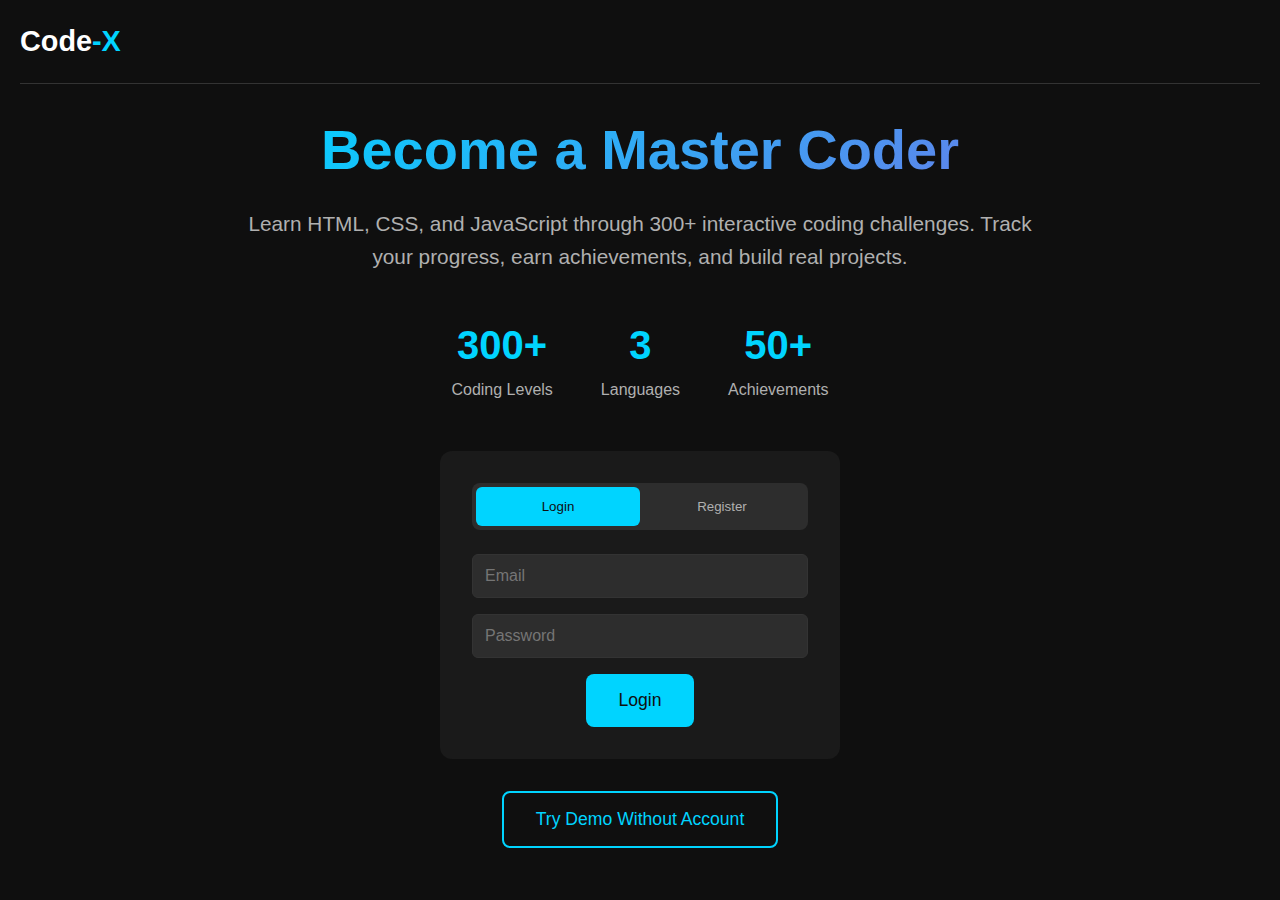
<file: index.html>
<!DOCTYPE html>
<html lang="en">
<head>
    <meta charset="UTF-8">
    <meta name="viewport" content="width=device-width, initial-scale=1.0">
    <title>Code-X - Learn to Code</title>
    <link rel="stylesheet" href="style.css">
</head>
<body>
    <div class="container">
        <nav class="navbar">
            <div class="nav-brand">
                <h1>Code<span class="accent">-X</span></h1>
            </div>
        </nav>

        <main class="landing-main">
            <div class="hero-section">
                <div class="hero-content">
                    <h1 class="hero-title">Become a <span class="accent">Master Coder</span></h1>
                    <p class="hero-subtitle">Learn HTML, CSS, and JavaScript through 300+ interactive coding challenges. Track your progress, earn achievements, and build real projects.</p>
                    
                    <div class="hero-stats">
                        <div class="stat">
                            <h3>300+</h3>
                            <p>Coding Levels</p>
                        </div>
                        <div class="stat">
                            <h3>3</h3>
                            <p>Languages</p>
                        </div>
                        <div class="stat">
                            <h3>50+</h3>
                            <p>Achievements</p>
                        </div>
                    </div>

                    <div class="auth-section">
                        <div class="auth-tabs">
                            <button class="auth-tab active" data-tab="login">Login</button>
                            <button class="auth-tab" data-tab="register">Register</button>
                        </div>

                        <div class="auth-forms">
                            <form id="loginForm" class="auth-form active">
                                <div class="form-group">
                                    <input type="email" id="loginEmail" placeholder="Email" required>
                                </div>
                                <div class="form-group">
                                    <input type="password" id="loginPassword" placeholder="Password" required>
                                </div>
                                <button type="submit" class="btn btn-primary btn-large">Login</button>
                            </form>

                            <form id="registerForm" class="auth-form">
                                <div class="form-group">
                                    <input type="text" id="registerName" placeholder="Full Name" required>
                                </div>
                                <div class="form-group">
                                    <input type="email" id="registerEmail" placeholder="Email" required>
                                </div>
                                <div class="form-group">
                                    <input type="password" id="registerPassword" placeholder="Password" required>
                                </div>
                                <button type="submit" class="btn btn-primary btn-large">Create Account</button>
                            </form>
                        </div>
                    </div>

                    <button id="startDemo" class="btn btn-outline btn-large">Try Demo Without Account</button>
                </div>
            </div>
        </main>
    </div>

    <script src="progress.js"></script>
    <script>
        // Auth tabs functionality
        document.querySelectorAll('.auth-tab').forEach(tab => {
            tab.addEventListener('click', () => {
                document.querySelectorAll('.auth-tab').forEach(t => t.classList.remove('active'));
                document.querySelectorAll('.auth-form').forEach(f => f.classList.remove('active'));
                
                tab.classList.add('active');
                document.getElementById(tab.dataset.tab + 'Form').classList.add('active');
            });
        });

        // Form submissions
        document.getElementById('loginForm').addEventListener('submit', (e) => {
            e.preventDefault();
            const email = document.getElementById('loginEmail').value;
            const password = document.getElementById('loginPassword').value;
            
            if (email && password) {
                // Create or update user profile
                const userProfile = {
                    name: email.split('@')[0],
                    email: email,
                    joined: new Date().toISOString(),
                    lastLogin: new Date().toISOString()
                };
                
                localStorage.setItem('codex-user', JSON.stringify(userProfile));
                initializeUserProgress();
                window.location.href = 'Code-X.html';
            }
        });

        document.getElementById('registerForm').addEventListener('submit', (e) => {
            e.preventDefault();
            const name = document.getElementById('registerName').value;
            const email = document.getElementById('registerEmail').value;
            const password = document.getElementById('registerPassword').value;
            
            if (name && email && password) {
                // Create user profile
                const userProfile = {
                    name: name,
                    email: email,
                    joined: new Date().toISOString(),
                    lastLogin: new Date().toISOString()
                };
                
                localStorage.setItem('codex-user', JSON.stringify(userProfile));
                initializeUserProgress();
                window.location.href = 'Code-X.html';
            }
        });

        // Demo button - no registration required
        document.getElementById('startDemo').addEventListener('click', () => {
            const userProfile = {
                name: 'Demo User',
                email: 'demo@codex.com',
                joined: new Date().toISOString(),
                lastLogin: new Date().toISOString(),
                demo: true
            };
            
            localStorage.setItem('codex-user', JSON.stringify(userProfile));
            initializeUserProgress();
            window.location.href = 'Code-X.html';
        });

        // Initialize user progress if it doesn't exist
        function initializeUserProgress() {
            if (!localStorage.getItem('codex-progress')) {
                const defaultProgress = {
                    totalXP: 0,
                    level: 1,
                    currentStreak: 0,
                    lastCompleted: null,
                    totalTime: 0,
                    completedLevels: {
                        html: [],
                        css: [],
                        js: []
                    },
                    unlockedAchievements: [],
                    startedAt: new Date().toISOString()
                };
                localStorage.setItem('codex-progress', JSON.stringify(defaultProgress));
            }
        }

        // Check if user already exists and redirect to dashboard
        window.addEventListener('load', () => {
            const user = JSON.parse(localStorage.getItem('codex-user'));
            if (user) {
                window.location.href = 'Code-X.html';
            }
        });
    </script>
</body>
</html>
</file>
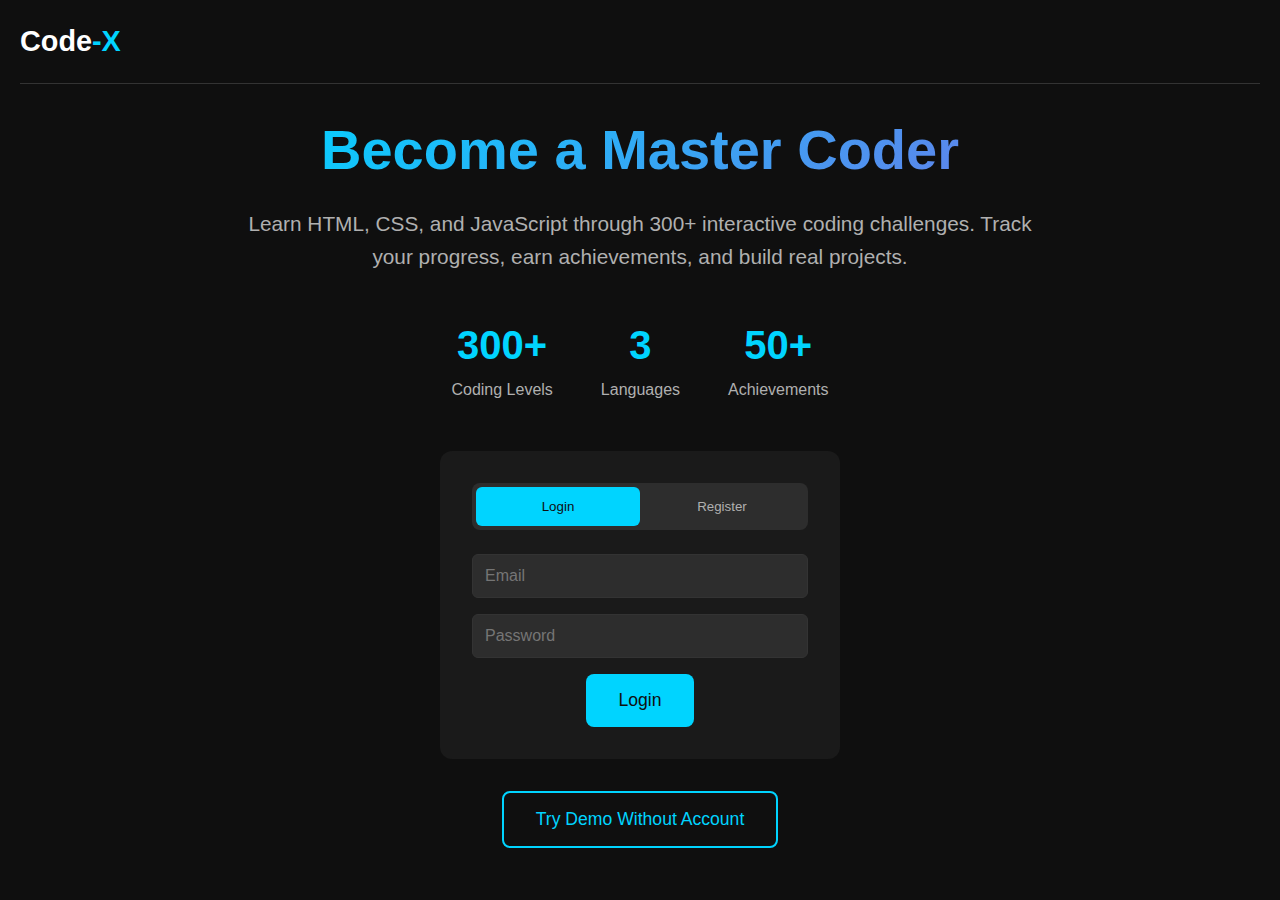
<file: Code-X.html>
<!DOCTYPE html>
<html lang="en">
<head>
    <meta charset="UTF-8">
    <meta name="viewport" content="width=device-width, initial-scale=1.0">
    <title>Dashboard - Code-X</title>
    <link rel="stylesheet" href="style.css">
</head>
<body>
    <div class="container">
        <nav class="navbar">
            <div class="nav-brand">
                <h1>Code<span class="accent">-X</span></h1>
            </div>
            <div class="nav-user">
                <span id="userName">User</span>
                <button id="logoutBtn" class="btn btn-outline btn-small">Logout</button>
            </div>
        </nav>

        <main class="dashboard-main">
            <!-- Welcome Section -->
            <section class="welcome-section">
                <h2>Welcome back, <span id="userGreeting">Coder</span>! 👋</h2>
                <p>Continue your coding journey or start a new language.</p>
            </section>

            <!-- XP Progress -->
            <section class="xp-section">
                <div class="xp-header">
                    <h2>Your Coding Journey</h2>
                    <div class="xp-display">
                        <span id="currentXP">0</span> XP
                    </div>
                </div>
                <div class="progress-bar">
                    <div class="progress-fill" id="xpProgress"></div>
                </div>
                <div class="level-info">
                    Level <span id="currentLevel">1</span> • <span id="xpToNext">100</span> XP to next level
                </div>
            </section>

            <!-- Language Modules -->
            <section class="modules-section">
                <h2>Learn & Practice</h2>
                <div class="modules-grid">
                    <div class="module-card html-module">
                        <div class="module-icon">📄</div>
                        <h3>HTML</h3>
                        <p>Structure the web with markup</p>
                        <div class="module-progress">
                            <div class="progress-bar small">
                                <div class="progress-fill" id="htmlProgress"></div>
                            </div>
                            <span id="htmlCompleted">0</span>/100
                        </div>
                        <button class="btn btn-primary" onclick="startModule('html')">Start Learning</button>
                    </div>

                    <div class="module-card css-module">
                        <div class="module-icon">🎨</div>
                        <h3>CSS</h3>
                        <p>Style and design beautiful websites</p>
                        <div class="module-progress">
                            <div class="progress-bar small">
                                <div class="progress-fill" id="cssProgress"></div>
                            </div>
                            <span id="cssCompleted">0</span>/100
                        </div>
                        <button class="btn btn-primary" onclick="startModule('css')">Start Learning</button>
                    </div>

                    <div class="module-card js-module">
                        <div class="module-icon">⚡</div>
                        <h3>JavaScript</h3>
                        <p>Add interactivity and logic</p>
                        <div class="module-progress">
                            <div class="progress-bar small">
                                <div class="progress-fill" id="jsProgress"></div>
                            </div>
                            <span id="jsCompleted">0</span>/100
                        </div>
                        <button class="btn btn-primary" onclick="startModule('js')">Start Learning</button>
                    </div>
                </div>
            </section>

            <!-- Quick Stats -->
            <section class="stats-section">
                <h2>Your Progress</h2>
                <div class="stats-grid">
                    <div class="stat-card">
                        <h3>Total Levels Completed</h3>
                        <div class="stat-number" id="totalCompleted">0</div>
                    </div>
                    <div class="stat-card">
                        <h3>Current Streak</h3>
                        <div class="stat-number" id="currentStreak">0 days</div>
                    </div>
                    <div class="stat-card">
                        <h3>Total Learning Time</h3>
                        <div class="stat-number" id="totalTime">0h 0m</div>
                    </div>
                    <div class="stat-card">
                        <h3>Account Created</h3>
                        <div class="stat-number" id="accountAge">Today</div>
                    </div>
                </div>
            </section>

            <!-- Achievements -->
            <section class="achievements-section">
                <h2>Recent Achievements</h2>
                <div class="achievements-grid" id="achievementsGrid">
                    <!-- Achievements will be loaded here -->
                </div>
            </section>
        </main>
    </div>

    <script src="progress.js"></script>
    <script>
        function startModule(language) {
            // Directly go to the module page - no login required
            window.location.href = `${language}-level.html`;
        }

        function updateDashboard() {
            const progress = getProgress();
            const user = JSON.parse(localStorage.getItem('codex-user'));
            
            // Update user info
            document.getElementById('userName').textContent = user?.name || 'Coder';
            document.getElementById('userGreeting').textContent = user?.name || 'Coder';
            
            // Update XP and level
            document.getElementById('currentXP').textContent = progress.totalXP;
            document.getElementById('currentLevel').textContent = progress.level;
            document.getElementById('xpToNext').textContent = progress.xpToNextLevel;
            document.getElementById('xpProgress').style.width = `${progress.xpPercentage}%`;
            
            // Update module progress
            const htmlCompleted = progress.completedLevels.html.length;
            const cssCompleted = progress.completedLevels.css.length;
            const jsCompleted = progress.completedLevels.js.length;
            
            document.getElementById('htmlCompleted').textContent = htmlCompleted;
            document.getElementById('cssCompleted').textContent = cssCompleted;
            document.getElementById('jsCompleted').textContent = jsCompleted;
            
            document.getElementById('htmlProgress').style.width = `${(htmlCompleted / 100) * 100}%`;
            document.getElementById('cssProgress').style.width = `${(cssCompleted / 100) * 100}%`;
            document.getElementById('jsProgress').style.width = `${(jsCompleted / 100) * 100}%`;
            
            // Update stats
            document.getElementById('totalCompleted').textContent = htmlCompleted + cssCompleted + jsCompleted;
            document.getElementById('currentStreak').textContent = `${progress.currentStreak} days`;
            document.getElementById('totalTime').textContent = `${Math.floor(progress.totalTime / 60)}h ${progress.totalTime % 60}m`;
            
            // Calculate account age
            if (user && user.joined) {
                const joinedDate = new Date(user.joined);
                const today = new Date();
                const diffTime = Math.abs(today - joinedDate);
                const diffDays = Math.ceil(diffTime / (1000 * 60 * 60 * 24));
                document.getElementById('accountAge').textContent = `${diffDays} day${diffDays !== 1 ? 's' : ''}`;
            }
            
            // Load achievements
            loadAchievements();
        }

        function loadAchievements() {
            const progress = getProgress();
            const achievementsGrid = document.getElementById('achievementsGrid');
            achievementsGrid.innerHTML = '';
            
            // Get achievements from progress system
            const achievements = progressTracker.getAchievements();
            const unlocked = achievements.filter(achievement => 
                isAchievementUnlocked(achievement, progress)
            ).slice(0, 6); // Show only 6 recent
            
            if (unlocked.length === 0) {
                achievementsGrid.innerHTML = `
                    <div class="no-achievements-message">
                        <div class="achievement-icon">🏆</div>
                        <h4>No achievements yet</h4>
                        <p>Complete your first level to unlock achievements!</p>
                    </div>
                `;
            } else {
                unlocked.forEach(achievement => {
                    const achievementEl = document.createElement('div');
                    achievementEl.className = 'achievement-card unlocked';
                    achievementEl.innerHTML = `
                        <div class="achievement-icon">${achievement.icon}</div>
                        <div class="achievement-info">
                            <h4>${achievement.name}</h4>
                            <p>${achievement.description}</p>
                            <span class="achievement-xp">+${achievement.xp} XP</span>
                        </div>
                    `;
                    achievementsGrid.appendChild(achievementEl);
                });
            }
        }

        // Logout functionality
        document.getElementById('logoutBtn').addEventListener('click', () => {
            localStorage.removeItem('codex-user');
            localStorage.removeItem('codex-progress');
            window.location.href = 'index.html';
        });

        // Check authentication and initialize
        window.addEventListener('load', () => {
            const user = JSON.parse(localStorage.getItem('codex-user'));
            if (!user) {
                window.location.href = 'index.html';
                return;
            }
            
            // Update last login
            user.lastLogin = new Date().toISOString();
            localStorage.setItem('codex-user', JSON.stringify(user));
            
            updateDashboard();
        });
    </script>
</body>
</html>
</file>
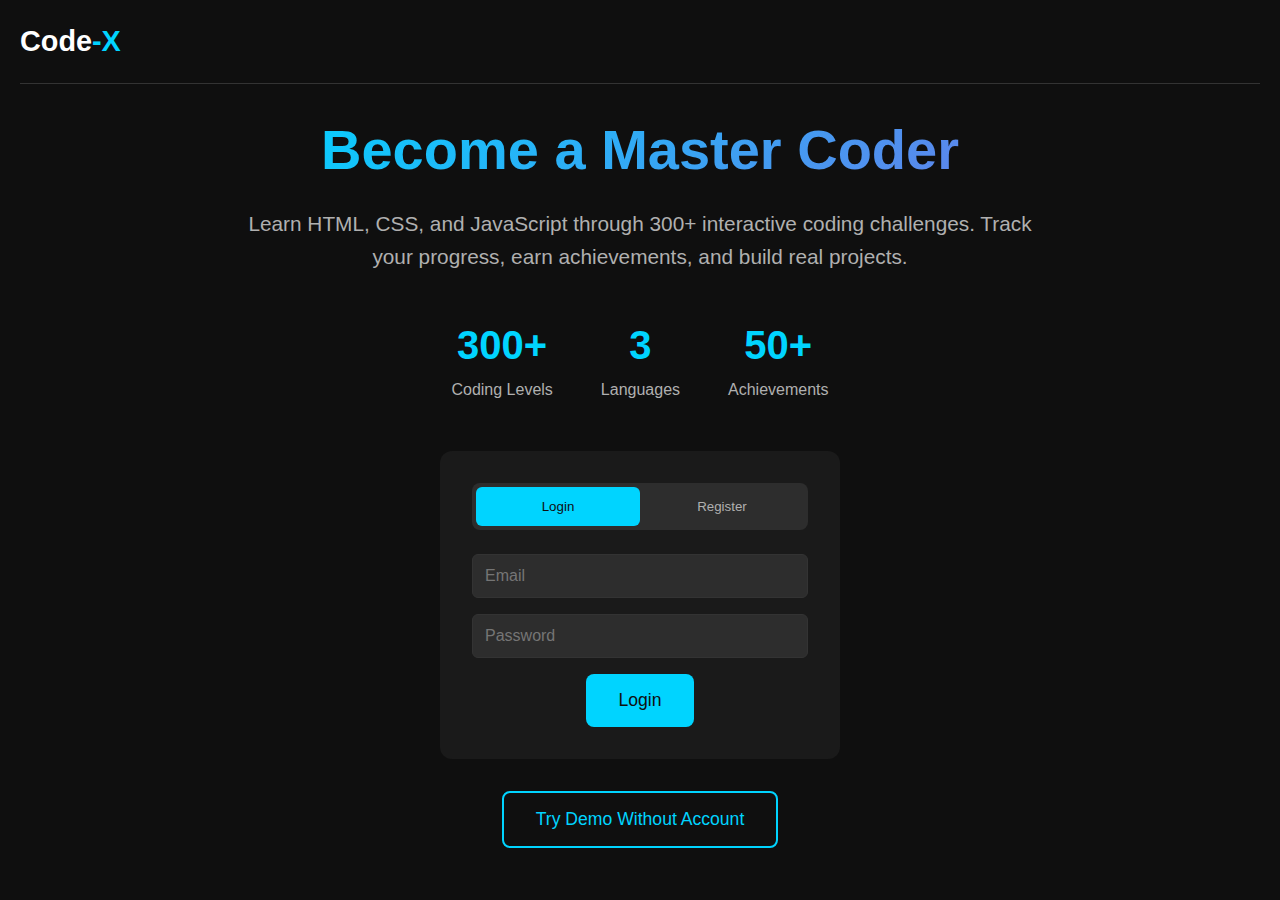
<file: css-level.html>
<!DOCTYPE html>
<html lang="en">
<head>
    <meta charset="UTF-8">
    <meta name="viewport" content="width=device-width, initial-scale=1.0">
    <title>CSS Levels - Code-X</title>
    <link rel="stylesheet" href="style.css">
</head>
<body>
    <div class="container">
        <nav class="navbar">
            <div class="nav-brand">
                <a href="Code-X.html" class="back-button">← Back</a>
                <h1>CSS <span class="accent">Levels</span></h1>
            </div>
            <div class="nav-user">
                <span id="userName">User</span>
                <div class="level-xp">
                    Level <span id="currentLevel">1</span> • <span id="currentXP">0</span> XP
                </div>
            </div>
        </nav>

        <main class="level-main">
            <div class="level-container">
                <!-- Level Selector -->
                <div class="level-sidebar">
                    <h3>Levels</h3>
                    <div class="levels-grid" id="levelsGrid">
                        <!-- Levels will be populated by JavaScript -->
                    </div>
                </div>

                <!-- Level Content -->
                <div class="level-content">
                    <div class="level-header">
                        <h2 id="levelTitle">Select a Level</h2>
                        <div class="level-info">
                            <span class="level-number" id="levelNumber">-</span>
                            <span class="level-xp-badge" id="levelXp">0 XP</span>
                        </div>
                    </div>

                    <div class="level-instructions" id="levelInstructions">
                        <p>Select a level from the sidebar to begin your CSS learning journey!</p>
                    </div>

                    <div class="coding-area">
                        <div class="code-editor">
                            <div class="editor-header">
                                <span>CSS</span>
                                <div class="editor-actions">
                                    <button id="runCode" class="btn btn-primary btn-small">Run Code</button>
                                    <button id="resetCode" class="btn btn-outline btn-small">Reset</button>
                                </div>
                            </div>
                            <textarea id="cssCode" class="code-textarea" placeholder="Write your CSS code here..."></textarea>
                        </div>

                        <div class="code-preview">
                            <div class="preview-header">
                                <span>Preview</span>
                            </div>
                            <iframe id="previewFrame" class="preview-frame"></iframe>
                        </div>
                    </div>

                    <div class="level-actions">
                        <button id="checkSolution" class="btn btn-primary" disabled>Check Solution</button>
                        <button id="nextLevel" class="btn btn-outline" disabled>Next Level</button>
                    </div>
                </div>
            </div>
        </main>
    </div>

    <script src="progress.js"></script>
    <script src="css-levels.js"></script>
    <script>
        let currentLevel = 1;
        let cssLevels = [];

        function loadLevels() {
            cssLevels = getCssLevels();
            const levelsGrid = document.getElementById('levelsGrid');
            const progress = getProgress();
            
            levelsGrid.innerHTML = '';
            
            for (let i = 1; i <= 100; i++) {
                const level = cssLevels[i - 1];
                const isCompleted = progress.completedLevels.css.includes(i);
                const isUnlocked = i === 1 || progress.completedLevels.css.includes(i - 1);
                
                const levelEl = document.createElement('div');
                levelEl.className = `level-item ${isCompleted ? 'completed' : ''} ${!isUnlocked ? 'locked' : ''} ${i === currentLevel ? 'active' : ''}`;
                levelEl.innerHTML = `
                    <span class="level-item-number">${i}</span>
                    ${isCompleted ? '<span class="level-check">✓</span>' : ''}
                `;
                
                if (isUnlocked) {
                    levelEl.addEventListener('click', () => loadLevelContent(i));
                }
                
                levelsGrid.appendChild(levelEl);
            }
        }

        function loadLevelContent(levelNumber) {
            currentLevel = levelNumber;
            const level = cssLevels[levelNumber - 1];
            const progress = getProgress();
            
            // Update UI
            document.getElementById('levelTitle').textContent = level.title;
            document.getElementById('levelNumber').textContent = `Level ${levelNumber}`;
            document.getElementById('levelXp').textContent = `${level.xp} XP`;
            document.getElementById('levelInstructions').innerHTML = level.instructions;
            
            // Set starter code
            document.getElementById('cssCode').value = level.starterCode;
            
            // Update level items
            document.querySelectorAll('.level-item').forEach(item => {
                item.classList.remove('active');
            });
            document.querySelector(`.level-item:nth-child(${levelNumber})`).classList.add('active');
            
            // Enable buttons
            document.getElementById('checkSolution').disabled = false;
            document.getElementById('nextLevel').disabled = !progress.completedLevels.css.includes(levelNumber);
            
            // Run initial code
            runCode();
        }

        function runCode() {
            const cssCode = document.getElementById('cssCode').value;
            const previewFrame = document.getElementById('previewFrame');
            const iframeDoc = previewFrame.contentDocument || previewFrame.contentWindow.document;
            
            iframeDoc.open();
            iframeDoc.write(`
                <!DOCTYPE html>
                <html>
                <head>
                    <style>
                        ${cssCode}
                    </style>
                </head>
                <body>
                    ${cssLevels[currentLevel - 1].htmlStructure || '<div class="container"><h1>CSS Preview</h1><p>Style this content using CSS!</p></div>'}
                </body>
                </html>
            `);
            iframeDoc.close();
        }

        function checkSolution() {
            const userCode = document.getElementById('cssCode').value;
            const level = cssLevels[currentLevel - 1];
            const progress = getProgress();
            
            // Simple validation
            let passed = true;
            
            // Check for required CSS properties
            if (level.requiredProperties) {
                level.requiredProperties.forEach(prop => {
                    if (!userCode.includes(prop)) {
                        passed = false;
                    }
                });
            }
            
            if (passed) {
                // Level completed!
                if (!progress.completedLevels.css.includes(currentLevel)) {
                    progress.completedLevels.css.push(currentLevel);
                    progress.totalXP += level.xp;
                    progress.totalTime += 5;
                    
                    // Update streak
                    const today = new Date().toDateString();
                    if (progress.lastCompleted !== today) {
                        progress.currentStreak++;
                        progress.lastCompleted = today;
                    }
                    
                    saveProgress(progress);
                    updateAchievements();
                    
                    alert(`🎉 Level ${currentLevel} completed! +${level.xp} XP`);
                }
                
                document.getElementById('nextLevel').disabled = false;
                loadLevels();
            } else {
                alert('❌ Not quite right. Check the requirements and try again!');
            }
        }

        function nextLevel() {
            if (currentLevel < 100) {
                loadLevelContent(currentLevel + 1);
            }
        }

        // Event listeners
        document.getElementById('runCode').addEventListener('click', runCode);
        document.getElementById('resetCode').addEventListener('click', () => {
            document.getElementById('cssCode').value = cssLevels[currentLevel - 1].starterCode;
            runCode();
        });
        document.getElementById('checkSolution').addEventListener('click', checkSolution);
        document.getElementById('nextLevel').addEventListener('click', nextLevel);

        // Initialize
        window.addEventListener('load', () => {
            const user = JSON.parse(localStorage.getItem('codex-user'));
            if (!user) {
                window.location.href = 'index.html';
                return;
            }
            
            document.getElementById('userName').textContent = user.name;
            
            const progress = getProgress();
            document.getElementById('currentLevel').textContent = progress.level;
            document.getElementById('currentXP').textContent = progress.totalXP;
            
            loadLevels();
            loadLevelContent(1);
        });
    </script>
     <footer class="main-footer animate-fadeInUp" style="animation-delay: 1.2s">
            <div class="footer-content">
                <div class="footer-info">
                    <p>Made by <a href="https://github.com/Gr-tempest">Gr-tempest</a></p>
                </div>
                <div class="social-links">
                    <a href="https://github.com" target="_blank" class="social-link hover-lift">
                        <i class="fab fa-github"></i>
                        GitHub
                    </a>
                    <a href="https://instagram.com" target="_blank" class="social-link hover-lift">
                        <i class="fab fa-instagram"></i>
                        Instagram
                    </a>
                    <a href="https://facebook.com" target="_blank" class="social-link hover-lift">
                        <i class="fab fa-facebook"></i>
                        Facebook
                    </a>
                </div>
            </div>
        </footer>
</body>
</html>
</file>
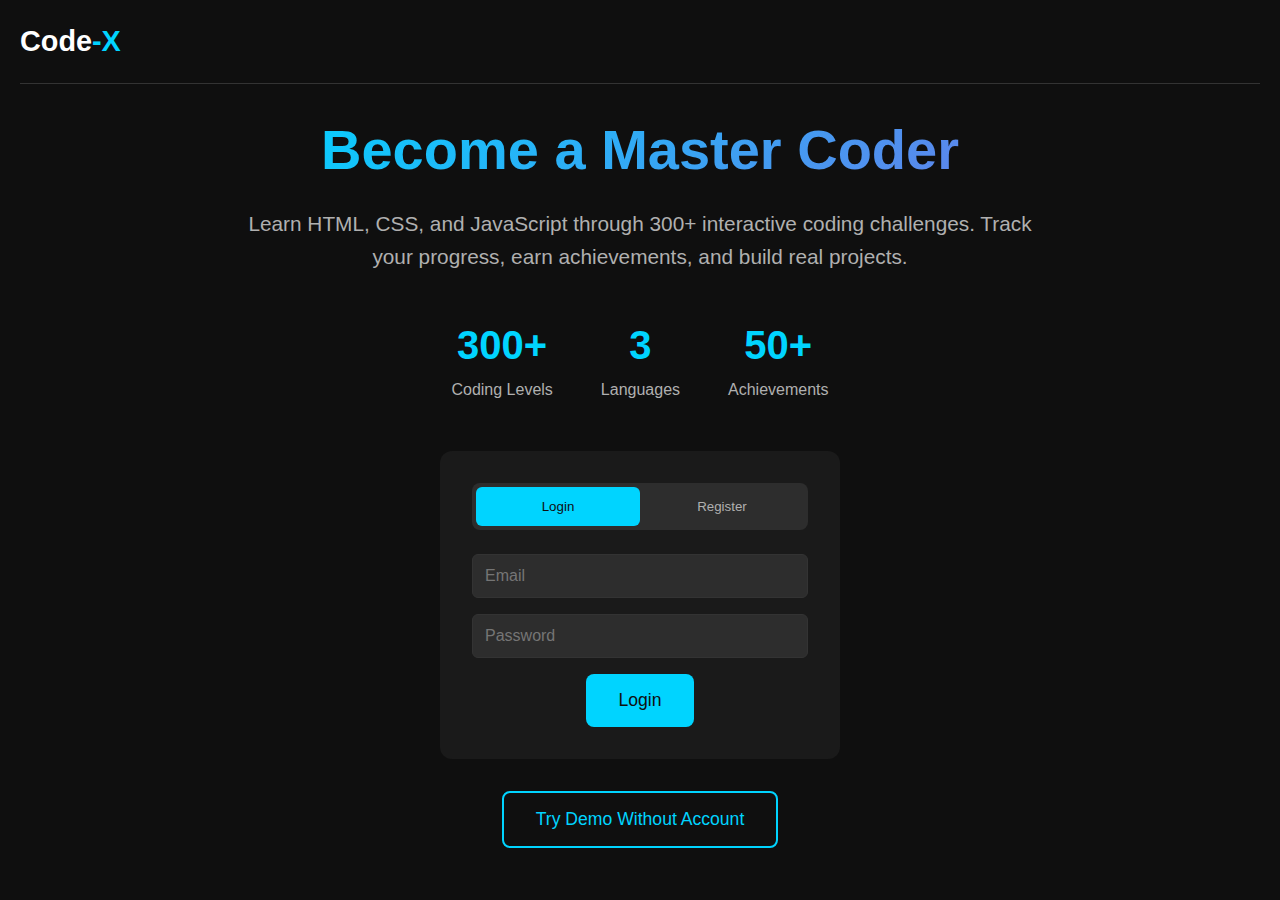
<file: html-level.html>
<!DOCTYPE html>
<html lang="en">
<head>
    <meta charset="UTF-8">
    <meta name="viewport" content="width=device-width, initial-scale=1.0">
    <title>HTML Levels - Code-X</title>
    <link rel="stylesheet" href="style.css">
</head>
<body>
    <div class="container">
        <nav class="navbar">
            <div class="nav-brand">
                <a href="Code-X.html" class="back-button">← Back</a>
                <h1>HTML <span class="accent">Levels</span></h1>
            </div>
            <div class="nav-user">
                <span id="userName">User</span>
                <div class="level-xp">
                    Level <span id="currentLevel">1</span> • <span id="currentXP">0</span> XP
                </div>
            </div>
        </nav>

        <main class="level-main">
            <div class="level-container">
                <!-- Level Selector -->
                <div 
                class="level-sidebar">
                    <h3>Levels</h3>
                    <div class="levels-grid" id="levelsGrid">
                        <!-- Levels will be populated by JavaScript -->
                    </div>
                </div>

                <!-- Level Content -->
                <div class="level-content">
                    <div class="level-header">
                        <h2 id="levelTitle">Select a Level</h2>
                        <div class="level-info">
                            <span class="level-number" id="levelNumber">-</span>
                            <span class="level-xp-badge" id="levelXp">0 XP</span>
                        </div>
                    </div>

                    <div class="level-instructions" id="levelInstructions">
                        <p>Select a level from the sidebar to begin your HTML learning journey!</p>
                    </div>

                    <div class="coding-area">
                        <div class="code-editor">
                            <div class="editor-header">
                                <span>HTML</span>
                                <div class="editor-actions">
                                    <button id="runCode" class="btn btn-primary btn-small">Run Code</button>
                                    <button id="resetCode" class="btn btn-outline btn-small">Reset</button>
                                </div>
                            </div>
                            <textarea id="htmlCode" class="code-textarea" placeholder="Write your HTML code here..."></textarea>
                        </div>

                        <div class="code-preview">
                            <div class="preview-header">
                                <span>Preview</span>
                            </div>
                            <iframe id="previewFrame" class="preview-frame"></iframe>
                        </div>
                    </div>

                    <div class="level-actions">
                        <button id="checkSolution" class="btn btn-primary" disabled>Check Solution</button>
                        <button id="nextLevel" class="btn btn-outline" disabled>Next Level</button>
                    </div>
                </div>
            </div>
        </main>
    </div>

    <script src="progress.js"></script>
    <script src="html-levels.js"></script>
    <script>
        let currentLevel = 1;
        let htmlLevels = [];

        function loadLevels() {
            htmlLevels = getHtmlLevels();
            const levelsGrid = document.getElementById('levelsGrid');
            const progress = getProgress();
            
            levelsGrid.innerHTML = '';
            
            for (let i = 1; i <= 100; i++) {
                const level = htmlLevels[i - 1];
                const isCompleted = progress.completedLevels.html.includes(i);
                const isUnlocked = i === 1 || progress.completedLevels.html.includes(i - 1);
                
                const levelEl = document.createElement('div');
                levelEl.className = `level-item ${isCompleted ? 'completed' : ''} ${!isUnlocked ? 'locked' : ''} ${i === currentLevel ? 'active' : ''}`;
                levelEl.innerHTML = `
                    <span class="level-item-number">${i}</span>
                    ${isCompleted ? '<span class="level-check">✓</span>' : ''}
                `;
                
                if (isUnlocked) {
                    levelEl.addEventListener('click', () => loadLevelContent(i));
                }
                
                levelsGrid.appendChild(levelEl);
            }
        }

        function loadLevelContent(levelNumber) {
            currentLevel = levelNumber;
            const level = htmlLevels[levelNumber - 1];
            const progress = getProgress();
            
            // Update UI
            document.getElementById('levelTitle').textContent = level.title;
            document.getElementById('levelNumber').textContent = `Level ${levelNumber}`;
            document.getElementById('levelXp').textContent = `${level.xp} XP`;
            document.getElementById('levelInstructions').innerHTML = level.instructions;
            
            // Set starter code
            document.getElementById('htmlCode').value = level.starterCode;
            
            // Update level items
            document.querySelectorAll('.level-item').forEach(item => {
                item.classList.remove('active');
            });
            document.querySelector(`.level-item:nth-child(${levelNumber})`).classList.add('active');
            
            // Enable buttons
            document.getElementById('checkSolution').disabled = false;
            document.getElementById('nextLevel').disabled = !progress.completedLevels.html.includes(levelNumber);
            
            // Run initial code
            runCode();
        }

        function runCode() {
            const code = document.getElementById('htmlCode').value;
            const previewFrame = document.getElementById('previewFrame');
            const iframeDoc = previewFrame.contentDocument || previewFrame.contentWindow.document;
            
            iframeDoc.open();
            iframeDoc.write(`
                <!DOCTYPE html>
                <html>
                <head>
                    <style>
                        body { 
                            font-family: Arial, sans-serif; 
                            padding: 20px;
                            background: #1a1a1a;
                            color: white;
                        }
                    </style>
                </head>
                <body>${code}</body>
                </html>
            `);
            iframeDoc.close();
        }

        function checkSolution() {
            const userCode = document.getElementById('htmlCode').value;
            const level = htmlLevels[currentLevel - 1];
            const progress = getProgress();
            
            // Simple validation - in real app, this would be more sophisticated
            let passed = true;
            
            // Check for required elements
            if (level.requiredTags) {
                level.requiredTags.forEach(tag => {
                    if (!userCode.includes(`<${tag}`) && !userCode.includes(`<${tag}>`)) {
                        passed = false;
                    }
                });
            }
            
            if (passed) {
                // Level completed!
                if (!progress.completedLevels.html.includes(currentLevel)) {
                    progress.completedLevels.html.push(currentLevel);
                    progress.totalXP += level.xp;
                    progress.totalTime += 5; // 5 minutes per level
                    
                    // Update streak
                    const today = new Date().toDateString();
                    if (progress.lastCompleted !== today) {
                        progress.currentStreak++;
                        progress.lastCompleted = today;
                    }
                    
                    saveProgress(progress);
                    updateAchievements();
                    
                    alert(`🎉 Level ${currentLevel} completed! +${level.xp} XP`);
                }
                
                document.getElementById('nextLevel').disabled = false;
                loadLevels(); // Refresh level completion status
            } else {
                alert('❌ Not quite right. Check the requirements and try again!');
            }
        }

        function nextLevel() {
            if (currentLevel < 100) {
                loadLevelContent(currentLevel + 1);
            }
        }

        // Event listeners
        document.getElementById('runCode').addEventListener('click', runCode);
        document.getElementById('resetCode').addEventListener('click', () => {
            document.getElementById('htmlCode').value = htmlLevels[currentLevel - 1].starterCode;
            runCode();
        });
        document.getElementById('checkSolution').addEventListener('click', checkSolution);
        document.getElementById('nextLevel').addEventListener('click', nextLevel);

        // Initialize
        window.addEventListener('load', () => {
            const user = JSON.parse(localStorage.getItem('codex-user'));
            if (!user) {
                window.location.href = 'index.html';
                return;
            }
            
            // Update user info
            document.getElementById('userName').textContent = user.name;
            
            const progress = getProgress();
            document.getElementById('currentLevel').textContent = progress.level;
            document.getElementById('currentXP').textContent = progress.totalXP;
            
            loadLevels();
            loadLevelContent(1);
        });
    </script>
</body>
</html>
</file>
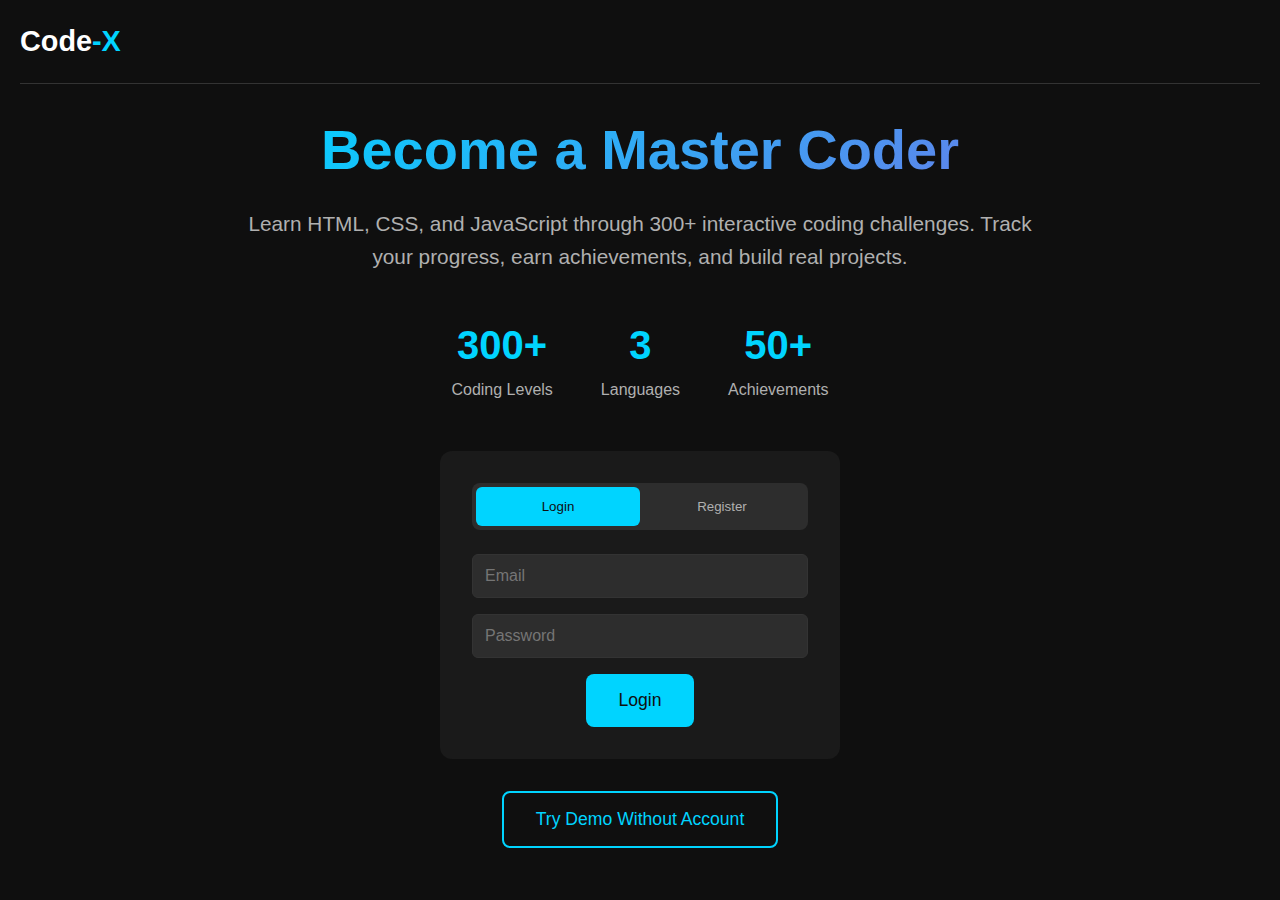
<file: js-level.html>
<!DOCTYPE html>
<html lang="en">
<head>
    <meta charset="UTF-8">
    <meta name="viewport" content="width=device-width, initial-scale=1.0">
    <title>JavaScript Levels - Code-X</title>
    <link rel="stylesheet" href="style.css">
</head>
<body>
    <div class="container">
        <nav class="navbar">
            <div class="nav-brand">
                <a href="Code-X.html" class="back-button">← Back</a>
                <h1>JavaScript <span class="accent">Levels</span></h1>
            </div>
            <div class="nav-user">
                <span id="userName">User</span>
                <div class="level-xp">
                    Level <span id="currentLevel">1</span> • <span id="currentXP">0</span> XP
                </div>
            </div>
        </nav>

        <main class="level-main">
            <div class="level-container">
                <!-- Level Selector -->
                <div class="level-sidebar">
                    <h3>Levels</h3>
                    <div class="levels-grid" id="levelsGrid">
                        <!-- Levels will be populated by JavaScript -->
                    </div>
                </div>

                <!-- Level Content -->
                <div class="level-content">
                    <div class="level-header">
                        <h2 id="levelTitle">Select a Level</h2>
                        <div class="level-info">
                            <span class="level-number" id="levelNumber">-</span>
                            <span class="level-xp-badge" id="levelXp">0 XP</span>
                        </div>
                    </div>

                    <div class="level-instructions" id="levelInstructions">
                        <p>Select a level from the sidebar to begin your JavaScript learning journey!</p>
                    </div>

                    <div class="coding-area">
                        <div class="code-editor">
                            <div class="editor-header">
                                <span>JavaScript</span>
                                <div class="editor-actions">
                                    <button id="runCode" class="btn btn-primary btn-small">Run Code</button>
                                    <button id="resetCode" class="btn btn-outline btn-small">Reset</button>
                                </div>
                            </div>
                            <textarea id="jsCode" class="code-textarea" placeholder="Write your JavaScript code here..."></textarea>
                        </div>

                        <div class="code-output">
                            <div class="output-header">
                                <span>Console Output</span>
                            </div>
                            <div id="consoleOutput" class="console-output"></div>
                        </div>
                    </div>

                    <div class="level-actions">
                        <button id="checkSolution" class="btn btn-primary" disabled>Check Solution</button>
                        <button id="nextLevel" class="btn btn-outline" disabled>Next Level</button>
                    </div>
                </div>
            </div>
        </main>
    </div>

    <script src="progress.js"></script>
    <script src="js-levels.js"></script>
    <script>
        let currentLevel = 1;
        let jsLevels = [];

        function loadLevels() {
            jsLevels = getJsLevels();
            const levelsGrid = document.getElementById('levelsGrid');
            const progress = getProgress();
            
            levelsGrid.innerHTML = '';
            
            for (let i = 1; i <= 100; i++) {
                const level = jsLevels[i - 1];
                const isCompleted = progress.completedLevels.js.includes(i);
                const isUnlocked = i === 1 || progress.completedLevels.js.includes(i - 1);
                
                const levelEl = document.createElement('div');
                levelEl.className = `level-item ${isCompleted ? 'completed' : ''} ${!isUnlocked ? 'locked' : ''} ${i === currentLevel ? 'active' : ''}`;
                levelEl.innerHTML = `
                    <span class="level-item-number">${i}</span>
                    ${isCompleted ? '<span class="level-check">✓</span>' : ''}
                `;
                
                if (isUnlocked) {
                    levelEl.addEventListener('click', () => loadLevelContent(i));
                }
                
                levelsGrid.appendChild(levelEl);
            }
        }

        function loadLevelContent(levelNumber) {
            currentLevel = levelNumber;
            const level = jsLevels[levelNumber - 1];
            const progress = getProgress();
            
            // Update UI
            document.getElementById('levelTitle').textContent = level.title;
            document.getElementById('levelNumber').textContent = `Level ${levelNumber}`;
            document.getElementById('levelXp').textContent = `${level.xp} XP`;
            document.getElementById('levelInstructions').innerHTML = level.instructions;
            
            // Set starter code
            document.getElementById('jsCode').value = level.starterCode;
            
            // Update level items
            document.querySelectorAll('.level-item').forEach(item => {
                item.classList.remove('active');
            });
            document.querySelector(`.level-item:nth-child(${levelNumber})`).classList.add('active');
            
            // Enable buttons
            document.getElementById('checkSolution').disabled = false;
            document.getElementById('nextLevel').disabled = !progress.completedLevels.js.includes(levelNumber);
            
            // Clear console
            document.getElementById('consoleOutput').innerHTML = '';
        }

        function runCode() {
            const userCode = document.getElementById('jsCode').value;
            const consoleOutput = document.getElementById('consoleOutput');
            
            // Clear previous output
            consoleOutput.innerHTML = '';
            
            // Override console.log to display in our output
            const originalConsoleLog = console.log;
            console.log = function(...args) {
                originalConsoleLog.apply(console, args);
                const outputLine = document.createElement('div');
                outputLine.className = 'console-line';
                outputLine.textContent = args.join(' ');
                consoleOutput.appendChild(outputLine);
            };
            
            try {
                // Execute user code
                eval(userCode);
            } catch (error) {
                const errorLine = document.createElement('div');
                errorLine.className = 'console-line error';
                errorLine.textContent = `Error: ${error.message}`;
                consoleOutput.appendChild(errorLine);
            }
            
            // Restore original console.log
            console.log = originalConsoleLog;
        }

        function checkSolution() {
            const userCode = document.getElementById('jsCode').value;
            const level = jsLevels[currentLevel - 1];
            const progress = getProgress();
            
            // Simple validation - in real app, this would test the function outputs
            let passed = true;
            
            // Check for required syntax/patterns
            if (level.requiredPatterns) {
                level.requiredPatterns.forEach(pattern => {
                    if (!userCode.includes(pattern)) {
                        passed = false;
                    }
                });
            }
            
            if (passed) {
                // Level completed!
                if (!progress.completedLevels.js.includes(currentLevel)) {
                    progress.completedLevels.js.push(currentLevel);
                    progress.totalXP += level.xp;
                    progress.totalTime += 5;
                    
                    // Update streak
                    const today = new Date().toDateString();
                    if (progress.lastCompleted !== today) {
                        progress.currentStreak++;
                        progress.lastCompleted = today;
                    }
                    
                    saveProgress(progress);
                    updateAchievements();
                    
                    alert(`🎉 Level ${currentLevel} completed! +${level.xp} XP`);
                }
                
                document.getElementById('nextLevel').disabled = false;
                loadLevels();
            } else {
                alert('❌ Not quite right. Check the requirements and try again!');
            }
        }

        function nextLevel() {
            if (currentLevel < 100) {
                loadLevelContent(currentLevel + 1);
            }
        }

        // Event listeners
        document.getElementById('runCode').addEventListener('click', runCode);
        document.getElementById('resetCode').addEventListener('click', () => {
            document.getElementById('jsCode').value = jsLevels[currentLevel - 1].starterCode;
            document.getElementById('consoleOutput').innerHTML = '';
        });
        document.getElementById('checkSolution').addEventListener('click', checkSolution);
        document.getElementById('nextLevel').addEventListener('click', nextLevel);

        // Initialize
        window.addEventListener('load', () => {
            const user = JSON.parse(localStorage.getItem('codex-user'));
            if (!user) {
                window.location.href = 'index.html';
                return;
            }
            
            document.getElementById('userName').textContent = user.name;
            
            const progress = getProgress();
            document.getElementById('currentLevel').textContent = progress.level;
            document.getElementById('currentXP').textContent = progress.totalXP;
            
            loadLevels();
            loadLevelContent(1);
        });
    </script>
</body>
</html>
</file>
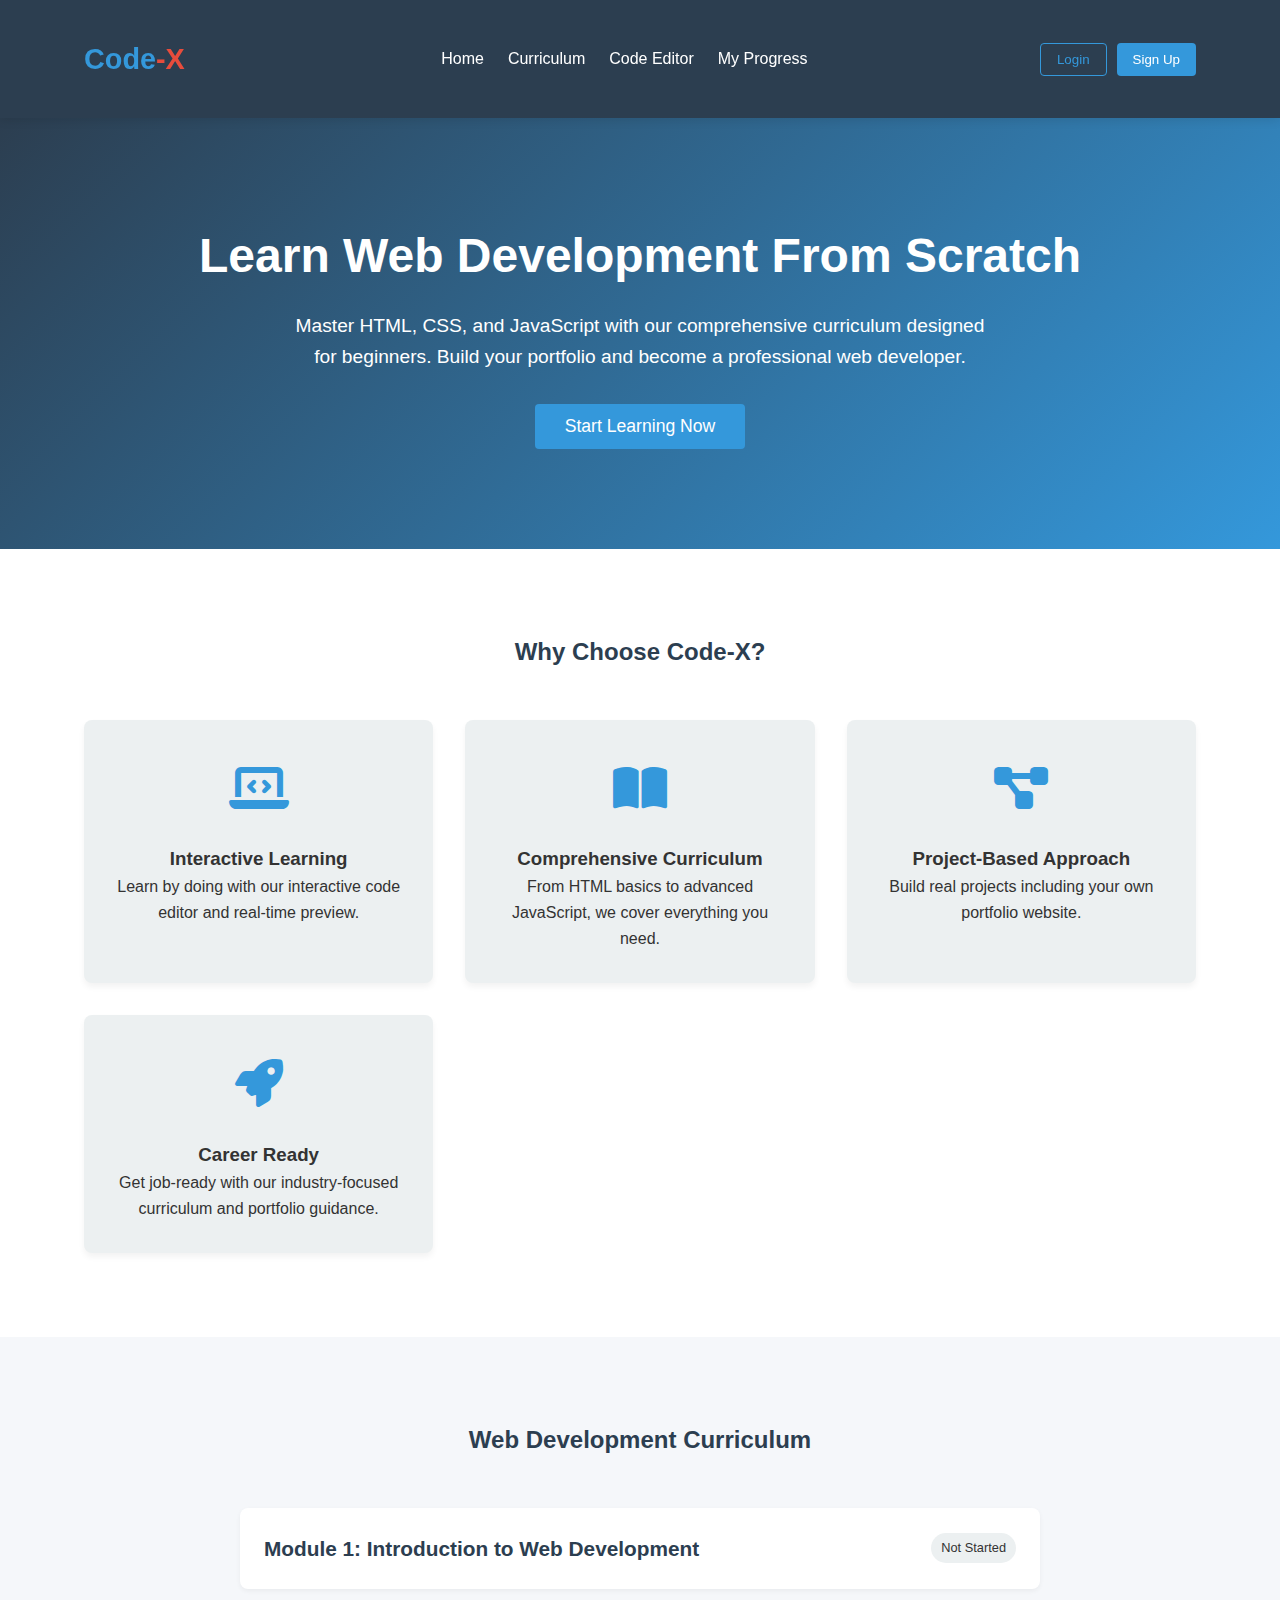
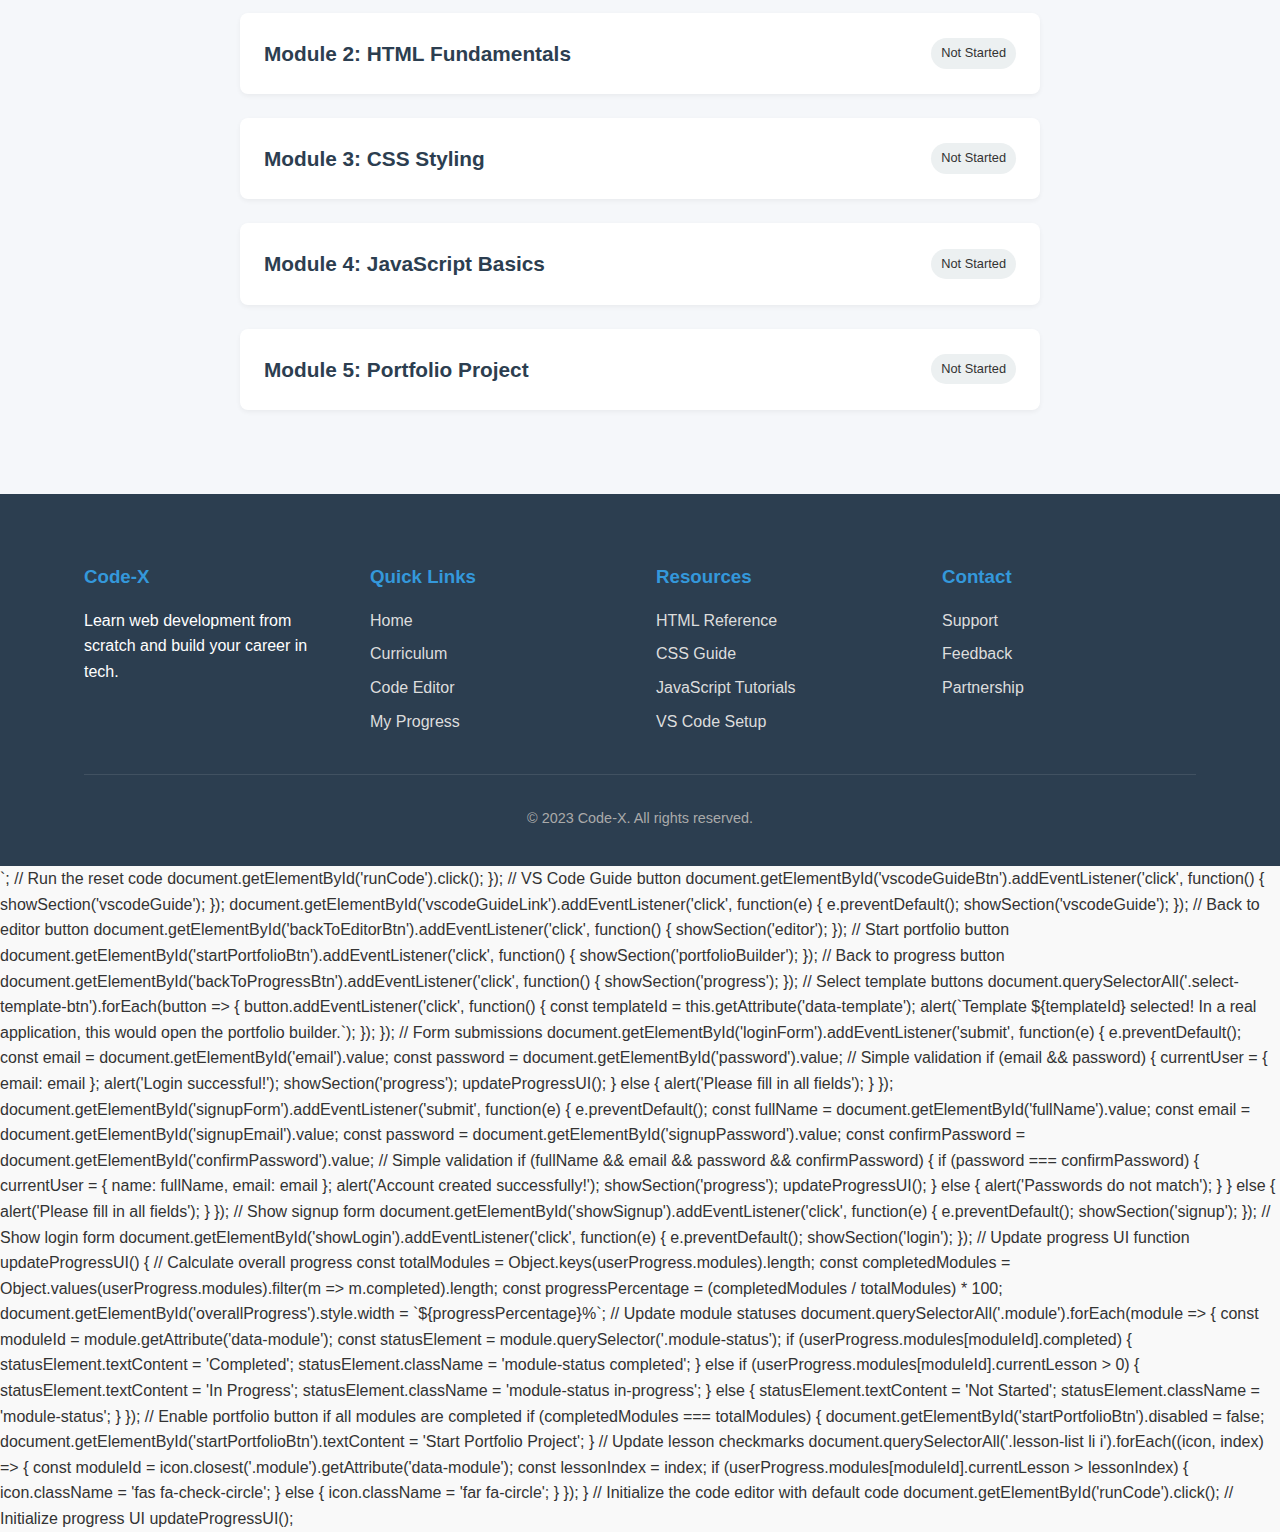
<file: x.html>
<!DOCTYPE html>
<html lang="en">
<head>
    <meta charset="UTF-8">
    <meta name="viewport" content="width=device-width, initial-scale=1.0">
    <title>Code-X | Learn Web Development</title>
    <link rel="stylesheet" href="https://cdnjs.cloudflare.com/ajax/libs/font-awesome/6.4.0/css/all.min.css">
    <style>
        /* Global Styles */
        :root {
            --primary: #3498db;
            --secondary: #2c3e50;
            --accent: #e74c3c;
            --light: #ecf0f1;
            --dark: #2c3e50;
            --success: #2ecc71;
            --warning: #f39c12;
            --danger: #e74c3c;
        }
        
        * {
            margin: 0;
            padding: 0;
            box-sizing: border-box;
            font-family: 'Segoe UI', Tahoma, Geneva, Verdana, sans-serif;
        }
        
        body {
            background-color: #f9f9f9;
            color: #333;
            line-height: 1.6;
            overflow-x: hidden;
        }
        
        .container {
            width: 90%;
            max-width: 1200px;
            margin: 0 auto;
            padding: 20px;
        }
        
        /* Header Styles */
        header {
            background-color: var(--secondary);
            color: white;
            padding: 1rem 0;
            position: sticky;
            top: 0;
            z-index: 100;
            box-shadow: 0 2px 10px rgba(0, 0, 0, 0.1);
        }
        
        .header-container {
            display: flex;
            justify-content: space-between;
            align-items: center;
        }
        
        .logo {
            font-size: 1.8rem;
            font-weight: bold;
            color: var(--primary);
        }
        
        .logo span {
            color: var(--accent);
        }
        
        nav ul {
            display: flex;
            list-style: none;
        }
        
        nav ul li {
            margin-left: 1.5rem;
        }
        
        nav ul li a {
            color: white;
            text-decoration: none;
            transition: color 0.3s;
            font-weight: 500;
        }
        
        nav ul li a:hover {
            color: var(--primary);
        }
        
        .auth-buttons {
            display: flex;
            gap: 10px;
        }
        
        .btn {
            padding: 8px 16px;
            border: none;
            border-radius: 4px;
            cursor: pointer;
            font-weight: 500;
            transition: all 0.3s;
        }
        
        .btn-primary {
            background-color: var(--primary);
            color: white;
        }
        
        .btn-outline {
            background-color: transparent;
            border: 1px solid var(--primary);
            color: var(--primary);
        }
        
        .btn-success {
            background-color: var(--success);
            color: white;
        }
        
        .btn-warning {
            background-color: var(--warning);
            color: white;
        }
        
        .btn-danger {
            background-color: var(--danger);
            color: white;
        }
        
        .btn:hover {
            transform: translateY(-2px);
            box-shadow: 0 4px 8px rgba(0, 0, 0, 0.1);
        }
        
        /* Hero Section */
        .hero {
            background: linear-gradient(135deg, var(--secondary), var(--primary));
            color: white;
            padding: 5rem 0;
            text-align: center;
        }
        
        .hero h1 {
            font-size: 3rem;
            margin-bottom: 1rem;
        }
        
        .hero p {
            font-size: 1.2rem;
            max-width: 700px;
            margin: 0 auto 2rem;
        }
        
        .btn-large {
            padding: 12px 30px;
            font-size: 1.1rem;
        }
        
        /* Features Section */
        .features {
            padding: 4rem 0;
            background-color: white;
        }
        
        .section-title {
            text-align: center;
            margin-bottom: 3rem;
            color: var(--secondary);
        }
        
        .features-grid {
            display: grid;
            grid-template-columns: repeat(auto-fit, minmax(300px, 1fr));
            gap: 2rem;
        }
        
        .feature-card {
            background-color: var(--light);
            border-radius: 8px;
            padding: 2rem;
            text-align: center;
            transition: transform 0.3s;
            box-shadow: 0 4px 6px rgba(0, 0, 0, 0.05);
        }
        
        .feature-card:hover {
            transform: translateY(-5px);
        }
        
        .feature-icon {
            font-size: 3rem;
            color: var(--primary);
            margin-bottom: 1rem;
        }
        
        /* Curriculum Section */
        .curriculum {
            padding: 4rem 0;
            background-color: #f5f7fa;
        }
        
        .modules {
            display: flex;
            flex-direction: column;
            gap: 1.5rem;
            max-width: 800px;
            margin: 0 auto;
        }
        
        .module {
            background-color: white;
            border-radius: 8px;
            padding: 1.5rem;
            box-shadow: 0 2px 5px rgba(0, 0, 0, 0.05);
            cursor: pointer;
            transition: all 0.3s;
        }
        
        .module:hover {
            box-shadow: 0 5px 15px rgba(0, 0, 0, 0.1);
        }
        
        .module-header {
            display: flex;
            justify-content: space-between;
            align-items: center;
        }
        
        .module-title {
            font-size: 1.3rem;
            color: var(--secondary);
        }
        
        .module-status {
            background-color: var(--light);
            padding: 5px 10px;
            border-radius: 20px;
            font-size: 0.8rem;
            font-weight: 500;
        }
        
        .module-status.completed {
            background-color: var(--success);
            color: white;
        }
        
        .module-status.in-progress {
            background-color: var(--warning);
            color: white;
        }
        
        .module-content {
            margin-top: 1rem;
            display: none;
        }
        
        .module.active .module-content {
            display: block;
        }
        
        .lesson-list {
            margin: 1rem 0;
            padding-left: 1.5rem;
        }
        
        .lesson-list li {
            margin-bottom: 0.5rem;
            display: flex;
            align-items: center;
        }
        
        .lesson-list li i {
            margin-right: 10px;
            color: var(--primary);
        }
        
        /* Login Form */
        .login-section, .signup-section {
            padding: 4rem 0;
            background-color: white;
            display: none;
        }
        
        .login-container, .signup-container {
            max-width: 400px;
            margin: 0 auto;
            background-color: white;
            padding: 2rem;
            border-radius: 8px;
            box-shadow: 0 5px 15px rgba(0, 0, 0, 0.1);
        }
        
        .login-container h2, .signup-container h2 {
            text-align: center;
            margin-bottom: 1.5rem;
            color: var(--secondary);
        }
        
        .form-group {
            margin-bottom: 1.5rem;
        }
        
        .form-group label {
            display: block;
            margin-bottom: 0.5rem;
            font-weight: 500;
        }
        
        .form-control {
            width: 100%;
            padding: 10px;
            border: 1px solid #ddd;
            border-radius: 4px;
            font-size: 1rem;
        }
        
        .form-control:focus {
            border-color: var(--primary);
            outline: none;
        }
        
        /* Code Editor Section */
        .code-editor-section {
            padding: 4rem 0;
            background-color: #f5f7fa;
            display: none;
        }
        
        .editor-container {
            display: grid;
            grid-template-columns: 1fr 1fr;
            gap: 2rem;
            height: 500px;
        }
        
        .code-editor {
            background-color: #2d2d2d;
            border-radius: 8px;
            overflow: hidden;
            box-shadow: 0 4px 10px rgba(0, 0, 0, 0.2);
        }
        
        .editor-header {
            background-color: #1e1e1e;
            padding: 10px 15px;
            color: white;
            font-weight: 500;
            display: flex;
            justify-content: space-between;
        }
        
        .editor-actions button {
            background: none;
            border: none;
            color: white;
            cursor: pointer;
            margin-left: 10px;
        }
        
        textarea.code-area {
            width: 100%;
            height: calc(100% - 50px);
            background-color: #1e1e1e;
            color: #d4d4d4;
            border: none;
            padding: 15px;
            font-family: 'Courier New', monospace;
            font-size: 14px;
            resize: none;
            outline: none;
        }
        
        .preview {
            background-color: white;
            border-radius: 8px;
            overflow: hidden;
            box-shadow: 0 4px 10px rgba(0, 0, 0, 0.1);
        }
        
        .preview-header {
            background-color: var(--light);
            padding: 10px 15px;
            font-weight: 500;
        }
        
        .preview-content {
            height: calc(100% - 50px);
            padding: 15px;
            overflow: auto;
        }
        
        /* Progress Section */
        .progress-section {
            padding: 4rem 0;
            background-color: white;
            display: none;
        }
        
        .progress-container {
            max-width: 800px;
            margin: 0 auto;
        }
        
        .progress-bar {
            height: 10px;
            background-color: var(--light);
            border-radius: 5px;
            margin-bottom: 2rem;
            overflow: hidden;
        }
        
        .progress-fill {
            height: 100%;
            background-color: var(--success);
            width: 0%;
            transition: width 0.5s;
        }
        
        .portfolio-preview {
            background-color: var(--light);
            padding: 2rem;
            border-radius: 8px;
            margin-top: 2rem;
        }
        
        /* VS Code Guide Section */
        .vscode-guide-section {
            padding: 4rem 0;
            background-color: #f5f7fa;
            display: none;
        }
        
        .guide-steps {
            max-width: 800px;
            margin: 0 auto;
        }
        
        .guide-step {
            background-color: white;
            border-radius: 8px;
            padding: 1.5rem;
            margin-bottom: 1.5rem;
            box-shadow: 0 2px 5px rgba(0, 0, 0, 0.05);
        }
        
        .guide-step h3 {
            color: var(--secondary);
            margin-bottom: 1rem;
        }
        
        /* Portfolio Builder Section */
        .portfolio-builder-section {
            padding: 4rem 0;
            background-color: white;
            display: none;
        }
        
        .portfolio-templates {
            display: grid;
            grid-template-columns: repeat(auto-fit, minmax(250px, 1fr));
            gap: 2rem;
            margin-top: 2rem;
        }
        
        .template-card {
            border: 1px solid #ddd;
            border-radius: 8px;
            overflow: hidden;
            transition: transform 0.3s;
            cursor: pointer;
        }
        
        .template-card:hover {
            transform: translateY(-5px);
        }
        
        .template-preview {
            height: 200px;
            background-color: #f0f0f0;
            display: flex;
            align-items: center;
            justify-content: center;
            color: #777;
        }
        
        .template-info {
            padding: 1rem;
        }
        
        /* Footer */
        footer {
            background-color: var(--secondary);
            color: white;
            padding: 3rem 0 1rem;
        }
        
        .footer-content {
            display: grid;
            grid-template-columns: repeat(auto-fit, minmax(200px, 1fr));
            gap: 2rem;
            margin-bottom: 2rem;
        }
        
        .footer-section h3 {
            margin-bottom: 1rem;
            color: var(--primary);
        }
        
        .footer-section ul {
            list-style: none;
        }
        
        .footer-section ul li {
            margin-bottom: 0.5rem;
        }
        
        .footer-section ul li a {
            color: #ddd;
            text-decoration: none;
            transition: color 0.3s;
        }
        
        .footer-section ul li a:hover {
            color: var(--primary);
        }
        
        .copyright {
            text-align: center;
            padding-top: 2rem;
            border-top: 1px solid rgba(255, 255, 255, 0.1);
            color: #aaa;
            font-size: 0.9rem;
        }
        
        /* Modal */
        .modal {
            display: none;
            position: fixed;
            top: 0;
            left: 0;
            width: 100%;
            height: 100%;
            background-color: rgba(0, 0, 0, 0.5);
            z-index: 1000;
            align-items: center;
            justify-content: center;
        }
        
        .modal-content {
            background-color: white;
            padding: 2rem;
            border-radius: 8px;
            max-width: 500px;
            width: 90%;
            max-height: 80vh;
            overflow-y: auto;
        }
        
        .modal-header {
            display: flex;
            justify-content: space-between;
            align-items: center;
            margin-bottom: 1.5rem;
        }
        
        .close-modal {
            background: none;
            border: none;
            font-size: 1.5rem;
            cursor: pointer;
            color: #777;
        }
        
        /* Responsive Design */
        @media (max-width: 768px) {
            .header-container {
                flex-direction: column;
                gap: 1rem;
            }
            
            nav ul {
                margin-top: 1rem;
            }
            
            .hero h1 {
                font-size: 2.2rem;
            }
            
            .editor-container {
                grid-template-columns: 1fr;
                height: 800px;
            }
        }
    </style>
</head>
<body>
    <!-- Header -->
    <header>
        <div class="container header-container">
            <div class="logo">Code<span>-X</span></div>
            <nav>
                <ul>
                    <li><a href="#" class="nav-link" data-target="home">Home</a></li>
                    <li><a href="#" class="nav-link" data-target="curriculum">Curriculum</a></li>
                    <li><a href="#" class="nav-link" data-target="editor">Code Editor</a></li>
                    <li><a href="#" class="nav-link" data-target="progress">My Progress</a></li>
                </ul>
            </nav>
            <div class="auth-buttons">
                <button class="btn btn-outline" id="loginBtn">Login</button>
                <button class="btn btn-primary" id="signupBtn">Sign Up</button>
            </div>
        </div>
    </header>

    <!-- Hero Section -->
    <section class="hero" id="home">
        <div class="container">
            <h1>Learn Web Development From Scratch</h1>
            <p>Master HTML, CSS, and JavaScript with our comprehensive curriculum designed for beginners. Build your portfolio and become a professional web developer.</p>
            <button class="btn btn-primary btn-large" id="startLearningBtn">Start Learning Now</button>
        </div>
    </section>

    <!-- Features Section -->
    <section class="features">
        <div class="container">
            <h2 class="section-title">Why Choose Code-X?</h2>
            <div class="features-grid">
                <div class="feature-card">
                    <div class="feature-icon"><i class="fas fa-laptop-code"></i></div>
                    <h3>Interactive Learning</h3>
                    <p>Learn by doing with our interactive code editor and real-time preview.</p>
                </div>
                <div class="feature-card">
                    <div class="feature-icon"><i class="fas fa-book-open"></i></div>
                    <h3>Comprehensive Curriculum</h3>
                    <p>From HTML basics to advanced JavaScript, we cover everything you need.</p>
                </div>
                <div class="feature-card">
                    <div class="feature-icon"><i class="fas fa-project-diagram"></i></div>
                    <h3>Project-Based Approach</h3>
                    <p>Build real projects including your own portfolio website.</p>
                </div>
                <div class="feature-card">
                    <div class="feature-icon"><i class="fas fa-rocket"></i></div>
                    <h3>Career Ready</h3>
                    <p>Get job-ready with our industry-focused curriculum and portfolio guidance.</p>
                </div>
            </div>
        </div>
    </section>

    <!-- Curriculum Section -->
    <section class="curriculum" id="curriculum">
        <div class="container">
            <h2 class="section-title">Web Development Curriculum</h2>
            <div class="modules">
                <div class="module" data-module="1">
                    <div class="module-header">
                        <h3 class="module-title">Module 1: Introduction to Web Development</h3>
                        <span class="module-status">Not Started</span>
                    </div>
                    <div class="module-content">
                        <p>Understand the basics of web development, including front-end, back-end, and full-stack development.</p>
                        <ul class="lesson-list">
                            <li><i class="fas fa-check-circle"></i> What is Web Development?</li>
                            <li><i class="fas fa-check-circle"></i> Front-end vs Back-end</li>
                            <li><i class="fas fa-check-circle"></i> Internet Basics</li>
                            <li><i class="fas fa-check-circle"></i> Web Browsers and How They Work</li>
                        </ul>
                        <button class="btn btn-primary start-module-btn" data-module="1">Start Module</button>
                    </div>
                </div>
                
                <div class="module" data-module="2">
                    <div class="module-header">
                        <h3 class="module-title">Module 2: HTML Fundamentals</h3>
                        <span class="module-status">Not Started</span>
                    </div>
                    <div class="module-content">
                        <p>Learn the building blocks of web pages with HTML.</p>
                        <ul class="lesson-list">
                            <li><i class="far fa-circle"></i> HTML Structure and Syntax</li>
                            <li><i class="far fa-circle"></i> Text Formatting Tags</li>
                            <li><i class="far fa-circle"></i> Links and Images</li>
                            <li><i class="far fa-circle"></i> Lists and Tables</li>
                            <li><i class="far fa-circle"></i> Forms and Input Elements</li>
                            <li><i class="far fa-circle"></i> HTML5 Semantic Elements</li>
                        </ul>
                        <button class="btn btn-primary start-module-btn" data-module="2">Start Module</button>
                    </div>
                </div>
                
                <div class="module" data-module="3">
                    <div class="module-header">
                        <h3 class="module-title">Module 3: CSS Styling</h3>
                        <span class="module-status">Not Started</span>
                    </div>
                    <div class="module-content">
                        <p>Make your web pages visually appealing with CSS.</p>
                        <ul class="lesson-list">
                            <li><i class="far fa-circle"></i> CSS Syntax and Selectors</li>
                            <li><i class="far fa-circle"></i> Colors, Fonts, and Text Styling</li>
                            <li><i class="far fa-circle"></i> Box Model and Layout</li>
                            <li><i class="far fa-circle"></i> Flexbox and Grid</li>
                            <li><i class="far fa-circle"></i> Responsive Design</li>
                            <li><i class="far fa-circle"></i> CSS Animations and Transitions</li>
                        </ul>
                        <button class="btn btn-primary start-module-btn" data-module="3">Start Module</button>
                    </div>
                </div>
                
                <div class="module" data-module="4">
                    <div class="module-header">
                        <h3 class="module-title">Module 4: JavaScript Basics</h3>
                        <span class="module-status">Not Started</span>
                    </div>
                    <div class="module-content">
                        <p>Add interactivity to your websites with JavaScript.</p>
                        <ul class="lesson-list">
                            <li><i class="far fa-circle"></i> JavaScript Syntax and Variables</li>
                            <li><i class="far fa-circle"></i> Data Types and Operators</li>
                            <li><i class="far fa-circle"></i> Conditionals and Loops</li>
                            <li><i class="far fa-circle"></i> Functions and Events</li>
                            <li><i class="far fa-circle"></i> DOM Manipulation</li>
                            <li><i class="far fa-circle"></i> Form Validation</li>
                        </ul>
                        <button class="btn btn-primary start-module-btn" data-module="4">Start Module</button>
                    </div>
                </div>
                
                <div class="module" data-module="5">
                    <div class="module-header">
                        <h3 class="module-title">Module 5: Portfolio Project</h3>
                        <span class="module-status">Not Started</span>
                    </div>
                    <div class="module-content">
                        <p>Apply everything you've learned to build your own portfolio website.</p>
                        <ul class="lesson-list">
                            <li><i class="far fa-circle"></i> Planning Your Portfolio</li>
                            <li><i class="far fa-circle"></i> Creating the HTML Structure</li>
                            <li><i class="far fa-circle"></i> Styling with CSS</li>
                            <li><i class="far fa-circle"></i> Adding Interactivity with JavaScript</li>
                            <li><i class="far fa-circle"></i> Making it Responsive</li>
                            <li><i class="far fa-circle"></i> Deploying Your Website</li>
                        </ul>
                        <button class="btn btn-primary start-module-btn" data-module="5">Start Project</button>
                    </div>
                </div>
            </div>
        </div>
    </section>

    <!-- Login Form -->
    <section class="login-section" id="login">
        <div class="container">
            <div class="login-container">
                <h2>Login to Code-X</h2>
                <form id="loginForm">
                    <div class="form-group">
                        <label for="email">Email</label>
                        <input type="email" id="email" class="form-control" required>
                    </div>
                    <div class="form-group">
                        <label for="password">Password</label>
                        <input type="password" id="password" class="form-control" required>
                    </div>
                    <button type="submit" class="btn btn-primary" style="width: 100%;">Login</button>
                </form>
                <p style="text-align: center; margin-top: 1rem;">Don't have an account? <a href="#" id="showSignup">Sign up</a></p>
            </div>
        </div>
    </section>

    <!-- Signup Form -->
    <section class="signup-section" id="signup">
        <div class="container">
            <div class="signup-container">
                <h2>Create Your Code-X Account</h2>
                <form id="signupForm">
                    <div class="form-group">
                        <label for="fullName">Full Name</label>
                        <input type="text" id="fullName" class="form-control" required>
                    </div>
                    <div class="form-group">
                        <label for="signupEmail">Email</label>
                        <input type="email" id="signupEmail" class="form-control" required>
                    </div>
                    <div class="form-group">
                        <label for="signupPassword">Password</label>
                        <input type="password" id="signupPassword" class="form-control" required>
                    </div>
                    <div class="form-group">
                        <label for="confirmPassword">Confirm Password</label>
                        <input type="password" id="confirmPassword" class="form-control" required>
                    </div>
                    <button type="submit" class="btn btn-primary" style="width: 100%;">Create Account</button>
                </form>
                <p style="text-align: center; margin-top: 1rem;">Already have an account? <a href="#" id="showLogin">Login</a></p>
            </div>
        </div>
    </section>

    <!-- Code Editor Section -->
    <section class="code-editor-section" id="editor">
        <div class="container">
            <h2 class="section-title">Interactive Code Editor</h2>
            <p style="text-align: center; margin-bottom: 2rem;">Practice your HTML, CSS, and JavaScript skills with our live code editor.</p>
            
            <div class="editor-container">
                <div class="code-editor">
                    <div class="editor-header">
                        <span>HTML</span>
                        <div class="editor-actions">
                            <button id="runCode"><i class="fas fa-play"></i> Run</button>
                            <button id="resetCode"><i class="fas fa-redo"></i> Reset</button>
                        </div>
                    </div>
                    <textarea class="code-area" id="htmlCode" placeholder="Enter your HTML code here...">&lt;!DOCTYPE html&gt;
&lt;html&gt;
&lt;head&gt;
    &lt;title&gt;My Web Page&lt;/title&gt;
    &lt;style&gt;
        body {
            font-family: Arial, sans-serif;
            margin: 0;
            padding: 20px;
            background-color: #f5f5f5;
        }
        .container {
            max-width: 800px;
            margin: 0 auto;
            background: white;
            padding: 20px;
            border-radius: 8px;
            box-shadow: 0 2px 10px rgba(0,0,0,0.1);
        }
        h1 {
            color: #3498db;
        }
        button {
            background-color: #3498db;
            color: white;
            border: none;
            padding: 10px 20px;
            border-radius: 4px;
            cursor: pointer;
        }
        button:hover {
            background-color: #2980b9;
        }
    &lt;/style&gt;
&lt;/head&gt;
&lt;body&gt;
    &lt;div class="container"&gt;
        &lt;h1&gt;Welcome to My Website&lt;/h1&gt;
        &lt;p&gt;This is a paragraph of text on my web page.&lt;/p&gt;
        &lt;button id="myButton"&gt;Click Me!&lt;/button&gt;
    &lt;/div&gt;
    
    &lt;script&gt;
        document.getElementById('myButton').addEventListener('click', function() {
            alert('Button clicked!');
        });
    &lt;/script&gt;
&lt;/body&gt;
&lt;/html&gt;</textarea>
                </div>
                
                <div class="preview">
                    <div class="preview-header">Live Preview</div>
                    <div class="preview-content" id="previewFrame">
                        <!-- Preview will be rendered here -->
                    </div>
                </div>
            </div>
            
            <div style="margin-top: 2rem; text-align: center;">
                <h3>VS Code Integration</h3>
                <p>Learn how to use VS Code for web development with our step-by-step guide.</p>
                <button class="btn btn-primary" id="vscodeGuideBtn">Open VS Code Guide</button>
            </div>
        </div>
    </section>

    <!-- VS Code Guide Section -->
    <section class="vscode-guide-section" id="vscode-guide">
        <div class="container">
            <h2 class="section-title">VS Code Setup Guide</h2>
            <div class="guide-steps">
                <div class="guide-step">
                    <h3>Step 1: Download and Install VS Code</h3>
                    <p>Visit the official VS Code website and download the version for your operating system. Follow the installation instructions.</p>
                    <button class="btn btn-primary" onclick="window.open('https://code.visualstudio.com/download', '_blank')">Download VS Code</button>
                </div>
                <div class="guide-step">
                    <h3>Step 2: Install Essential Extensions</h3>
                    <p>Open VS Code and go to the Extensions panel. Install these helpful extensions:</p>
                    <ul>
                        <li>Live Server - for previewing your web pages</li>
                        <li>Prettier - for code formatting</li>
                        <li>HTML CSS Support</li>
                        <li>JavaScript (ES6) code snippets</li>
                    </ul>
                </div>
                <div class="guide-step">
                    <h3>Step 3: Set Up Your Workspace</h3>
                    <p>Create a new folder for your web development projects. Open this folder in VS Code to start coding.</p>
                </div>
                <div class="guide-step">
                    <h3>Step 4: Create Your First HTML File</h3>
                    <p>Right-click in the Explorer panel and select "New File". Name it "index.html" and start coding!</p>
                </div>
            </div>
            <div style="text-align: center; margin-top: 2rem;">
                <button class="btn btn-primary" id="backToEditorBtn">Back to Code Editor</button>
            </div>
        </div>
    </section>

    <!-- Progress Section -->
    <section class="progress-section" id="progress">
        <div class="container">
            <h2 class="section-title">My Learning Progress</h2>
            
            <div class="progress-container">
                <h3>Overall Progress</h3>
                <div class="progress-bar">
                    <div class="progress-fill" id="overallProgress"></div>
                </div>
                
                <div class="modules">
                    <div class="module">
                        <div class="module-header">
                            <h3 class="module-title">HTML Fundamentals</h3>
                            <span class="module-status in-progress">In Progress</span>
                        </div>
                        <div class="module-content">
                            <p>Completed: 4/6 lessons</p>
                            <div class="progress-bar" style="height: 8px; margin: 10px 0;">
                                <div class="progress-fill" style="width: 66%"></div>
                            </div>
                            <button class="btn btn-primary continue-learning-btn" data-module="2">Continue Learning</button>
                        </div>
                    </div>
                    
                    <div class="module">
                        <div class="module-header">
                            <h3 class="module-title">CSS Styling</h3>
                            <span class="module-status">Not Started</span>
                        </div>
                    </div>
                    
                    <div class="module">
                        <div class="module-header">
                            <h3 class="module-title">JavaScript Basics</h3>
                            <span class="module-status">Not Started</span>
                        </div>
                    </div>
                    
                    <div class="module">
                        <div class="module-header">
                            <h3 class="module-title">Portfolio Project</h3>
                            <span class="module-status">Not Started</span>
                        </div>
                    </div>
                </div>
                
                <div class="portfolio-preview">
                    <h3>Your Portfolio Preview</h3>
                    <p>Complete the curriculum to unlock your portfolio project!</p>
                    <button class="btn btn-primary" id="startPortfolioBtn" disabled>Start Portfolio Project</button>
                </div>
            </div>
        </div>
    </section>

    <!-- Portfolio Builder Section -->
    <section class="portfolio-builder-section" id="portfolio-builder">
        <div class="container">
            <h2 class="section-title">Portfolio Builder</h2>
            <p style="text-align: center; margin-bottom: 2rem;">Choose a template and customize it to create your personal portfolio website.</p>
            
            <div class="portfolio-templates">
                <div class="template-card" data-template="1">
                    <div class="template-preview">
                        <i class="fas fa-user-tie fa-3x"></i>
                    </div>
                    <div class="template-info">
                        <h3>Professional</h3>
                        <p>Clean and modern design perfect for showcasing your skills.</p>
                        <button class="btn btn-primary select-template-btn" data-template="1">Select Template</button>
                    </div>
                </div>
                
                <div class="template-card" data-template="2">
                    <div class="template-preview">
                        <i class="fas fa-paint-brush fa-3x"></i>
                    </div>
                    <div class="template-info">
                        <h3>Creative</h3>
                        <p>Colorful and artistic design for creative professionals.</p>
                        <button class="btn btn-primary select-template-btn" data-template="2">Select Template</button>
                    </div>
                </div>
                
                <div class="template-card" data-template="3">
                    <div class="template-preview">
                        <i class="fas fa-laptop-code fa-3x"></i>
                    </div>
                    <div class="template-info">
                        <h3>Developer</h3>
                        <p>Tech-focused design with code snippets and project showcases.</p>
                        <button class="btn btn-primary select-template-btn" data-template="3">Select Template</button>
                    </div>
                </div>
            </div>
            
            <div style="text-align: center; margin-top: 2rem;">
                <button class="btn btn-outline" id="backToProgressBtn">Back to Progress</button>
            </div>
        </div>
    </section>

    <!-- Footer -->
    <footer>
        <div class="container">
            <div class="footer-content">
                <div class="footer-section">
                    <h3>Code-X</h3>
                    <p>Learn web development from scratch and build your career in tech.</p>
                </div>
                <div class="footer-section">
                    <h3>Quick Links</h3>
                    <ul>
                        <li><a href="#" class="nav-link" data-target="home">Home</a></li>
                        <li><a href="#" class="nav-link" data-target="curriculum">Curriculum</a></li>
                        <li><a href="#" class="nav-link" data-target="editor">Code Editor</a></li>
                        <li><a href="#" class="nav-link" data-target="progress">My Progress</a></li>
                    </ul>
                </div>
                <div class="footer-section">
                    <h3>Resources</h3>
                    <ul>
                        <li><a href="#">HTML Reference</a></li>
                        <li><a href="#">CSS Guide</a></li>
                        <li><a href="#">JavaScript Tutorials</a></li>
                        <li><a href="#" id="vscodeGuideLink">VS Code Setup</a></li>
                    </ul>
                </div>
                <div class="footer-section">
                    <h3>Contact</h3>
                    <ul>
                        <li><a href="#">Support</a></li>
                        <li><a href="#">Feedback</a></li>
                        <li><a href="#">Partnership</a></li>
                    </ul>
                </div>
            </div>
            <div class="copyright">
                <p>&copy; 2023 Code-X. All rights reserved.</p>
            </div>
        </div>
    </footer>

    <!-- Lesson Modal -->
    <div class="modal" id="lessonModal">
        <div class="modal-content">
            <div class="modal-header">
                <h2 id="modalTitle">Lesson Title</h2>
                <button class="close-modal">&times;</button>
            </div>
            <div id="modalContent">
                <!-- Lesson content will be loaded here -->
            </div>
            <div style="margin-top: 1.5rem; text-align: right;">
                <button class="btn btn-primary" id="nextLessonBtn">Next Lesson</button>
            </div>
        </div>
    </div>

    <script>
        // User state
        let currentUser = null;
        let userProgress = {
            modules: {
                1: { completed: true, currentLesson: 4 },
                2: { completed: false, currentLesson: 0 },
                3: { completed: false, currentLesson: 0 },
                4: { completed: false, currentLesson: 0 },
                5: { completed: false, currentLesson: 0 }
            }
        };

        // Lesson data
        const lessons = {
            1: [
                { title: "What is Web Development?", content: "<p>Web development is the process of creating and maintaining websites. It involves three main areas: front-end, back-end, and full-stack development.</p><p>Front-end development focuses on the part of a website that users see and interact with.</p><p>Back-end development is concerned with the server-side of a website.</p><p>Full-stack development combines both front-end and back-end development.</p>" },
                { title: "Front-end vs Back-end", content: "<p><strong>Front-end Development:</strong> Focuses on the user interface and user experience. Technologies include HTML, CSS, and JavaScript.</p><p><strong>Back-end Development:</strong> Handles server-side logic, databases, and application integration. Technologies include Python, Java, PHP, and Node.js.</p><p><strong>Full-stack Development:</strong> Combines both front-end and back-end skills.</p>" },
                { title: "Internet Basics", content: "<p>The internet is a global network of computers connected together.</p><p>Key concepts:</p><ul><li>IP Addresses: Unique identifiers for devices on the internet</li><li>DNS: Domain Name System translates domain names to IP addresses</li><li>HTTP/HTTPS: Protocols for transferring web pages</li><li>Web Servers: Computers that store and serve website content</li></ul>" },
                { title: "Web Browsers and How They Work", content: "<p>A web browser is software that allows users to access and view websites.</p><p>Popular browsers include Chrome, Firefox, Safari, and Edge.</p><p>How browsers work:</p><ol><li>Receive user request for a webpage</li><li>Send request to web server</li><li>Receive HTML, CSS, and JavaScript files</li><li>Render the webpage for the user</li></ol>" }
            ],
            2: [
                { title: "HTML Structure and Syntax", content: "<p>HTML (HyperText Markup Language) is the standard language for creating web pages.</p><p>Basic HTML structure:</p><pre>&lt;!DOCTYPE html&gt;\n&lt;html&gt;\n&lt;head&gt;\n  &lt;title&gt;Page Title&lt;/title&gt;\n&lt;/head&gt;\n&lt;body&gt;\n  &lt;h1&gt;My First Heading&lt;/h1&gt;\n  &lt;p&gt;My first paragraph.&lt;/p&gt;\n&lt;/body&gt;\n&lt;/html&gt;</pre>" },
                { title: "Text Formatting Tags", content: "<p>HTML provides various tags for formatting text:</p><ul><li>&lt;h1&gt; to &lt;h6&gt;: Headings</li><li>&lt;p&gt;: Paragraphs</li><li>&lt;strong&gt; or &lt;b&gt;: Bold text</li><li>&lt;em&gt; or &lt;i&gt;: Italic text</li><li>&lt;u&gt;: Underlined text</li><li>&lt;br&gt;: Line break</li></ul>" },
                { title: "Links and Images", content: "<p>Creating links with the &lt;a&gt; tag:</p><pre>&lt;a href=\"https://example.com\"&gt;Visit Example.com&lt;/a&gt;</pre><p>Adding images with the &lt;img&gt; tag:</p><pre>&lt;img src=\"image.jpg\" alt=\"Description\" width=\"200\" height=\"150\"&gt;</pre>" },
                { title: "Lists and Tables", content: "<p>Creating ordered and unordered lists:</p><pre>&lt;ul&gt;\n  &lt;li&gt;Item 1&lt;/li&gt;\n  &lt;li&gt;Item 2&lt;/li&gt;\n&lt;/ul&gt;\n\n&lt;ol&gt;\n  &lt;li&gt;First item&lt;/li&gt;\n  &lt;li&gt;Second item&lt;/li&gt;\n&lt;/ol&gt;</pre><p>Creating tables:</p><pre>&lt;table&gt;\n  &lt;tr&gt;\n    &lt;th&gt;Name&lt;/th&gt;\n    &lt;th&gt;Age&lt;/th&gt;\n  &lt;/tr&gt;\n  &lt;tr&gt;\n    &lt;td&gt;John&lt;/td&gt;\n    &lt;td&gt;25&lt;/td&gt;\n  &lt;/tr&gt;\n&lt;/table&gt;</pre>" },
                { title: "Forms and Input Elements", content: "<p>Creating forms to collect user input:</p><pre>&lt;form action=\"/submit\" method=\"post\"&gt;\n  &lt;label for=\"name\"&gt;Name:&lt;/label&gt;\n  &lt;input type=\"text\" id=\"name\" name=\"name\"&gt;\n  \n  &lt;label for=\"email\"&gt;Email:&lt;/label&gt;\n  &lt;input type=\"email\" id=\"email\" name=\"email\"&gt;\n  \n  &lt;input type=\"submit\" value=\"Submit\"&gt;\n&lt;/form&gt;</pre>" },
                { title: "HTML5 Semantic Elements", content: "<p>HTML5 introduced semantic elements that clearly describe their meaning:</p><ul><li>&lt;header&gt;: Introductory content</li><li>&lt;nav&gt;: Navigation links</li><li>&lt;main&gt;: Main content</li><li>&lt;section&gt;: Thematic grouping</li><li>&lt;article&gt;: Self-contained content</li><li>&lt;aside&gt;: Sidebar content</li><li>&lt;footer&gt;: Footer content</li></ul>" }
            ]
        };

        // Current lesson state
        let currentModule = null;
        let currentLessonIndex = 0;

        // DOM Elements
        const sections = {
            home: document.getElementById('home'),
            curriculum: document.getElementById('curriculum'),
            editor: document.getElementById('code-editor-section'),
            progress: document.getElementById('progress'),
            login: document.getElementById('login'),
            signup: document.getElementById('signup'),
            vscodeGuide: document.getElementById('vscode-guide'),
            portfolioBuilder: document.getElementById('portfolio-builder')
        };

        // Navigation functionality
        document.querySelectorAll('.nav-link').forEach(link => {
            link.addEventListener('click', function(e) {
                e.preventDefault();
                const target = this.getAttribute('data-target');
                showSection(target);
            });
        });

        // Show specific section
        function showSection(sectionName) {
            // Hide all sections
            Object.values(sections).forEach(section => {
                if (section) section.style.display = 'none';
            });
            
            // Show target section
            if (sections[sectionName]) {
                sections[sectionName].style.display = 'block';
            }
            
            // Special case for home
            if (sectionName === 'home') {
                document.querySelector('.hero').style.display = 'block';
                document.querySelector('.features').style.display = 'block';
                document.querySelector('.curriculum').style.display = 'block';
            }
        }

        // Login/Signup buttons
        document.getElementById('loginBtn').addEventListener('click', function() {
            showSection('login');
        });

        document.getElementById('signupBtn').addEventListener('click', function() {
            showSection('signup');
        });

        document.getElementById('startLearningBtn').addEventListener('click', function() {
            showSection('curriculum');
        });

        // Module accordion functionality
        document.querySelectorAll('.module').forEach(module => {
            module.addEventListener('click', function(e) {
                if (!e.target.classList.contains('start-module-btn')) {
                    this.classList.toggle('active');
                }
            });
        });

        // Start module buttons
        document.querySelectorAll('.start-module-btn').forEach(button => {
            button.addEventListener('click', function(e) {
                e.stopPropagation();
                const moduleId = this.getAttribute('data-module');
                startModule(moduleId);
            });
        });

        // Continue learning buttons
        document.querySelectorAll('.continue-learning-btn').forEach(button => {
            button.addEventListener('click', function() {
                const moduleId = this.getAttribute('data-module');
                startModule(moduleId);
            });
        });

        // Start a module
        function startModule(moduleId) {
            currentModule = parseInt(moduleId);
            currentLessonIndex = userProgress.modules[moduleId].currentLesson || 0;
            
            if (lessons[moduleId] && currentLessonIndex < lessons[moduleId].length) {
                showLesson(moduleId, currentLessonIndex);
            } else {
                alert('Module completed!');
            }
        }

        // Show lesson in modal
        function showLesson(moduleId, lessonIndex) {
            const lesson = lessons[moduleId][lessonIndex];
            document.getElementById('modalTitle').textContent = lesson.title;
            document.getElementById('modalContent').innerHTML = lesson.content;
            document.getElementById('lessonModal').style.display = 'flex';
            
            // Update next button text
            const nextBtn = document.getElementById('nextLessonBtn');
            if (lessonIndex === lessons[moduleId].length - 1) {
                nextBtn.textContent = 'Complete Module';
            } else {
                nextBtn.textContent = 'Next Lesson';
            }
        }

        // Next lesson button
        document.getElementById('nextLessonBtn').addEventListener('click', function() {
            if (currentModule && currentLessonIndex !== null) {
                currentLessonIndex++;
                
                if (currentLessonIndex < lessons[currentModule].length) {
                    showLesson(currentModule, currentLessonIndex);
                } else {
                    // Module completed
                    userProgress.modules[currentModule].completed = true;
                    userProgress.modules[currentModule].currentLesson = 0;
                    
                    // Update UI
                    updateProgressUI();
                    
                    // Close modal
                    document.getElementById('lessonModal').style.display = 'none';
                    
                    alert('Module completed!');
                }
            }
        });

        // Close modal
        document.querySelector('.close-modal').addEventListener('click', function() {
            document.getElementById('lessonModal').style.display = 'none';
        });

        // Code editor functionality
        document.getElementById('runCode').addEventListener('click', function() {
            const htmlCode = document.getElementById('htmlCode').value;
            const previewFrame = document.getElementById('previewFrame');
            
            // Clear previous content
            previewFrame.innerHTML = '';
            
            // Create iframe for safe code execution
            const iframe = document.createElement('iframe');
            iframe.style.width = '100%';
            iframe.style.height = '100%';
            iframe.style.border = 'none';
            
            previewFrame.appendChild(iframe);
            
            // Write the code to the iframe
            const iframeDoc = iframe.contentDocument || iframe.contentWindow.document;
            iframeDoc.open();
            iframeDoc.write(htmlCode);
            iframeDoc.close();
        });

        document.getElementById('resetCode').addEventListener('click', function() {
            document.getElementById('htmlCode').value = `<!DOCTYPE html>
<html>
<head>
    <title>My Web Page</title>
    <style>
        body {
            font-family: Arial, sans-serif;
            margin: 0;
            padding: 20px;
            background-color: #f5f5f5;
        }
        .container {
            max-width: 800px;
            margin: 0 auto;
            background: white;
            padding: 20px;
            border-radius: 8px;
            box-shadow: 0 2px 10px rgba(0,0,0,0.1);
        }
        h1 {
            color: #3498db;
        }
        button {
            background-color: #3498db;
            color: white;
            border: none;
            padding: 10px 20px;
            border-radius: 4px;
            cursor: pointer;
        }
        button:hover {
            background-color: #2980b9;
        }
    </style>
</head>
<body>
    <div class="container">
        <h1>Welcome to My Website</h1>
        <p>This is a paragraph of text on my web page.</p>
        <button id="myButton">Click Me!</button>
    </div>
    
    <script>
        document.getElementById('myButton').addEventListener('click', function() {
            alert('Button clicked!');
        });
    </script>
</body>
</html>`;
            
            // Run the reset code
            document.getElementById('runCode').click();
        });

        // VS Code Guide button
        document.getElementById('vscodeGuideBtn').addEventListener('click', function() {
            showSection('vscodeGuide');
        });

        document.getElementById('vscodeGuideLink').addEventListener('click', function(e) {
            e.preventDefault();
            showSection('vscodeGuide');
        });

        // Back to editor button
        document.getElementById('backToEditorBtn').addEventListener('click', function() {
            showSection('editor');
        });

        // Start portfolio button
        document.getElementById('startPortfolioBtn').addEventListener('click', function() {
            showSection('portfolioBuilder');
        });

        // Back to progress button
        document.getElementById('backToProgressBtn').addEventListener('click', function() {
            showSection('progress');
        });

        // Select template buttons
        document.querySelectorAll('.select-template-btn').forEach(button => {
            button.addEventListener('click', function() {
                const templateId = this.getAttribute('data-template');
                alert(`Template ${templateId} selected! In a real application, this would open the portfolio builder.`);
            });
        });

        // Form submissions
        document.getElementById('loginForm').addEventListener('submit', function(e) {
            e.preventDefault();
            const email = document.getElementById('email').value;
            const password = document.getElementById('password').value;
            
            // Simple validation
            if (email && password) {
                currentUser = { email: email };
                alert('Login successful!');
                showSection('progress');
                updateProgressUI();
            } else {
                alert('Please fill in all fields');
            }
        });

        document.getElementById('signupForm').addEventListener('submit', function(e) {
            e.preventDefault();
            const fullName = document.getElementById('fullName').value;
            const email = document.getElementById('signupEmail').value;
            const password = document.getElementById('signupPassword').value;
            const confirmPassword = document.getElementById('confirmPassword').value;
            
            // Simple validation
            if (fullName && email && password && confirmPassword) {
                if (password === confirmPassword) {
                    currentUser = { name: fullName, email: email };
                    alert('Account created successfully!');
                    showSection('progress');
                    updateProgressUI();
                } else {
                    alert('Passwords do not match');
                }
            } else {
                alert('Please fill in all fields');
            }
        });

        // Show signup form
        document.getElementById('showSignup').addEventListener('click', function(e) {
            e.preventDefault();
            showSection('signup');
        });

        // Show login form
        document.getElementById('showLogin').addEventListener('click', function(e) {
            e.preventDefault();
            showSection('login');
        });

        // Update progress UI
        function updateProgressUI() {
            // Calculate overall progress
            const totalModules = Object.keys(userProgress.modules).length;
            const completedModules = Object.values(userProgress.modules).filter(m => m.completed).length;
            const progressPercentage = (completedModules / totalModules) * 100;
            
            document.getElementById('overallProgress').style.width = `${progressPercentage}%`;
            
            // Update module statuses
            document.querySelectorAll('.module').forEach(module => {
                const moduleId = module.getAttribute('data-module');
                const statusElement = module.querySelector('.module-status');
                
                if (userProgress.modules[moduleId].completed) {
                    statusElement.textContent = 'Completed';
                    statusElement.className = 'module-status completed';
                } else if (userProgress.modules[moduleId].currentLesson > 0) {
                    statusElement.textContent = 'In Progress';
                    statusElement.className = 'module-status in-progress';
                } else {
                    statusElement.textContent = 'Not Started';
                    statusElement.className = 'module-status';
                }
            });
            
            // Enable portfolio button if all modules are completed
            if (completedModules === totalModules) {
                document.getElementById('startPortfolioBtn').disabled = false;
                document.getElementById('startPortfolioBtn').textContent = 'Start Portfolio Project';
            }
            
            // Update lesson checkmarks
            document.querySelectorAll('.lesson-list li i').forEach((icon, index) => {
                const moduleId = icon.closest('.module').getAttribute('data-module');
                const lessonIndex = index;
                
                if (userProgress.modules[moduleId].currentLesson > lessonIndex) {
                    icon.className = 'fas fa-check-circle';
                } else {
                    icon.className = 'far fa-circle';
                }
            });
        }

        // Initialize the code editor with default code
        document.getElementById('runCode').click();

        // Initialize progress UI
        updateProgressUI();
    </script>
</body>
</html>
</file>
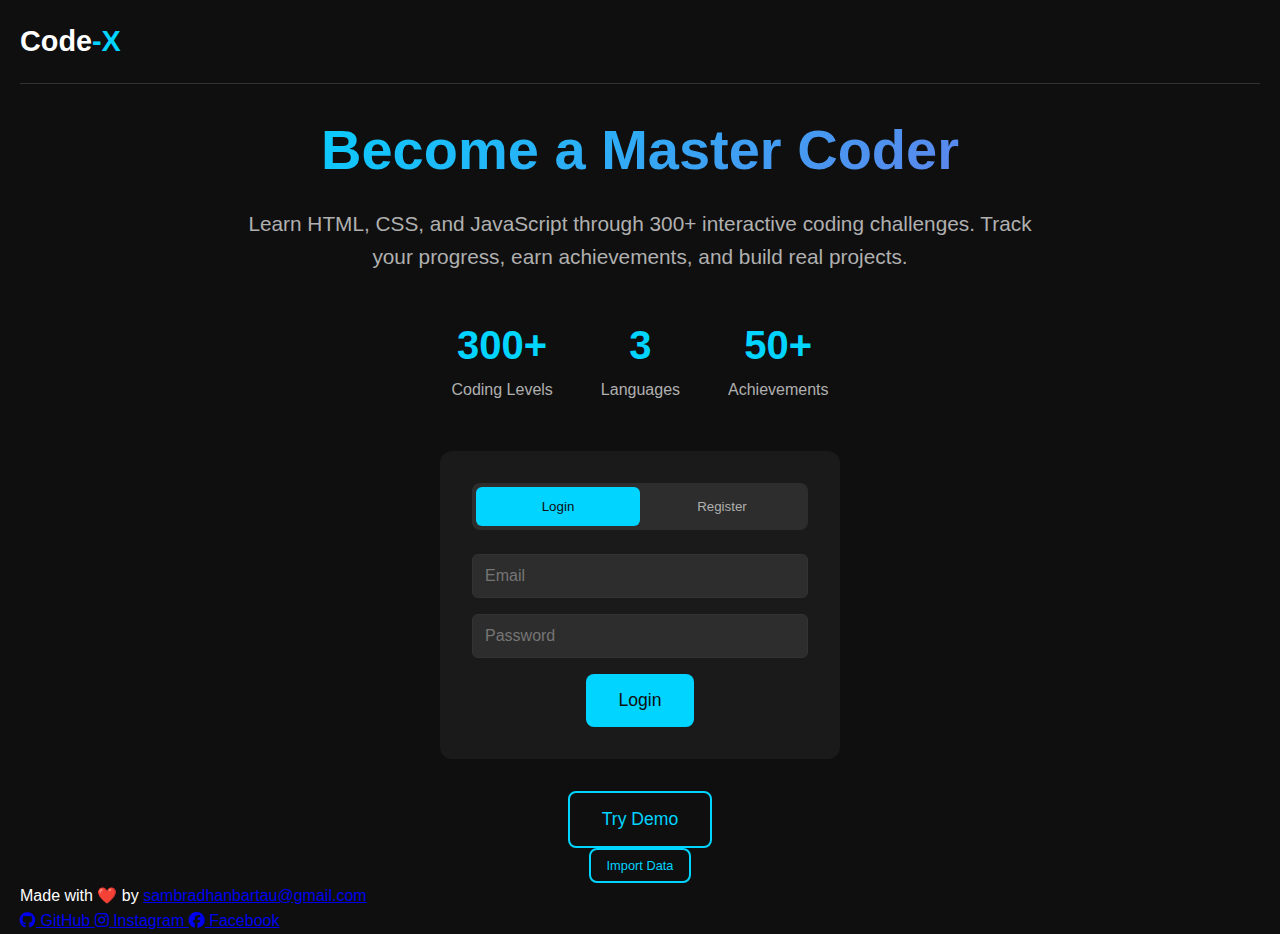
<file: code-x/code-landing.html>
<!DOCTYPE html>
<html lang="en">
<head>
    <meta charset="UTF-8">
    <meta name="viewport" content="width=device-width, initial-scale=1.0">
    <title>Code-X - Learn to Code</title>
    <link rel="stylesheet" href="assets/css/style.css">
    <link rel="stylesheet" href="https://cdnjs.cloudflare.com/ajax/libs/font-awesome/6.4.0/css/all.min.css">
</head>
<body>
    <div class="container">
        <nav class="navbar animate-fadeInDown">
            <div class="nav-brand">
                <h1>Code<span class="accent">-X</span></h1>
            </div>
        </nav>

        <main class="landing-main">
            <div class="hero-section">
                <div class="hero-content">
                    <h1 class="hero-title animate-fadeInUp">Become a <span class="accent typewriter">Master Coder</span></h1>
                    <p class="hero-subtitle animate-fadeInUp" style="animation-delay: 0.2s">Learn HTML, CSS, and JavaScript through 300+ interactive coding challenges. Track your progress, earn achievements, and build real projects.</p>
                    
                    <div class="hero-stats animate-fadeInUp" style="animation-delay: 0.4s">
                        <div class="stat stagger-item">
                            <h3>300+</h3>
                            <p>Coding Levels</p>
                        </div>
                        <div class="stat stagger-item">
                            <h3>3</h3>
                            <p>Languages</p>
                        </div>
                        <div class="stat stagger-item">
                            <h3>50+</h3>
                            <p>Achievements</p>
                        </div>
                    </div>

                    <!-- Continue Progress Section -->
                    <div class="continue-section animate-fadeInUp" id="continueSection" style="display: none; animation-delay: 0.6s">
                        <div class="continue-card hover-lift">
                            <h3>Continue Your Journey</h3>
                            <p>Pick up where you left off</p>
                            <button id="continueButton" class="btn btn-primary btn-large hover-glow">Continue Learning</button>
                        </div>
                    </div>

                    <div class="auth-section animate-fadeInUp" style="animation-delay: 0.8s">
                        <div class="auth-tabs">
                            <button class="auth-tab active" data-tab="login">Login</button>
                            <button class="auth-tab" data-tab="register">Register</button>
                        </div>

                        <div class="auth-forms">
                            <form id="loginForm" class="auth-form active">
                                <div class="form-group">
                                    <input type="email" id="loginEmail" placeholder="Email" required>
                                    <div class="validation-message" id="loginEmailError"></div>
                                </div>
                                <div class="form-group">
                                    <input type="password" id="loginPassword" placeholder="Password" required>
                                    <div class="validation-message" id="loginPasswordError"></div>
                                </div>
                                <button type="submit" class="btn btn-primary btn-large" id="loginButton">
                                    <span class="button-text">Login</span>
                                    <div class="loading-spinner" style="display: none"></div>
                                </button>
                            </form>

                            <form id="registerForm" class="auth-form">
                                <div class="form-group">
                                    <input type="text" id="registerName" placeholder="Full Name" required>
                                    <div class="validation-message" id="registerNameError"></div>
                                </div>
                                <div class="form-group">
                                    <input type="email" id="registerEmail" placeholder="Email" required>
                                    <div class="validation-message" id="registerEmailError"></div>
                                </div>
                                <div class="form-group">
                                    <input type="password" id="registerPassword" placeholder="Password" required>
                                    <div class="validation-message" id="registerPasswordError"></div>
                                </div>
                                <button type="submit" class="btn btn-primary btn-large" id="registerButton">
                                    <span class="button-text">Create Account</span>
                                    <div class="loading-spinner" style="display: none"></div>
                                </button>
                            </form>
                        </div>
                    </div>

                    <div class="demo-section animate-fadeInUp" style="animation-delay: 1s">
                        <button id="startDemo" class="btn btn-outline btn-large hover-lift">Try Demo</button>
                        <div class="data-actions">
                            <button id="importData" class="btn btn-outline btn-small hover-lift">Import Data</button>
                            <input type="file" id="importFile" accept=".json" style="display: none;">
                        </div>
                    </div>
                </div>
            </div>
        </main>

        <!-- Footer -->
        <footer class="main-footer animate-fadeInUp" style="animation-delay: 1.2s">
            <div class="footer-content">
                <div class="footer-info">
                    <p>Made with ❤️ by <a href="mailto:sambradhanbartau@gmail.com">sambradhanbartau@gmail.com</a></p>
                </div>
                <div class="social-links">
                    <a href="https://github.com" target="_blank" class="social-link hover-lift">
                        <i class="fab fa-github"></i>
                        GitHub
                    </a>
                    <a href="https://instagram.com" target="_blank" class="social-link hover-lift">
                        <i class="fab fa-instagram"></i>
                        Instagram
                    </a>
                    <a href="https://facebook.com" target="_blank" class="social-link hover-lift">
                        <i class="fab fa-facebook"></i>
                        Facebook
                    </a>
                </div>
            </div>
        </footer>
    </div>

    <!-- Notification Container -->
    <div id="notificationContainer" class="notification-container"></div>

    <script src="assets/js/user-manager.js"></script>
    <script src="assets/js/progress.js"></script>
    <script src="assets/js/animations.js"></script>
    <script>
        // Initialize animations
        document.addEventListener('DOMContentLoaded', function() {
            // Animate staggered items
            const staggerItems = document.querySelectorAll('.stagger-item');
            staggerItems.forEach(item => {
                item.classList.add('animate');
            });

            // Typewriter effect
            const typewriterElement = document.querySelector('.typewriter');
            if (typewriterElement) {
                typewriterElement.style.animation = 'typewriter 3s steps(40) 1s both, blink 0.8s infinite';
            }
        });

        // Check if user has existing progress to continue
        function checkContinueProgress() {
            const user = getCurrentUser();
            if (user) {
                const progress = progressTracker.getProgress();
                const totalCompleted = progress.completedLevels.html.length + 
                                     progress.completedLevels.css.length + 
                                     progress.completedLevels.js.length;
                
                if (totalCompleted > 0) {
                    const continueSection = document.getElementById('continueSection');
                    const continueButton = document.getElementById('continueButton');
                    
                    continueSection.style.display = 'block';
                    continueButton.textContent = `Continue (${totalCompleted} levels completed)`;
                }
            }
        }

        // Show validation error
        function showValidationError(fieldId, message) {
            const errorElement = document.getElementById(fieldId + 'Error');
            const inputElement = document.getElementById(fieldId);
            
            if (errorElement && inputElement) {
                errorElement.textContent = message;
                errorElement.style.display = 'block';
                inputElement.classList.add('error');
                
                // Add shake animation
                inputElement.classList.add('animate-shake');
                setTimeout(() => {
                    inputElement.classList.remove('animate-shake');
                }, 500);
            }
        }

        // Clear validation error
        function clearValidationError(fieldId) {
            const errorElement = document.getElementById(fieldId + 'Error');
            const inputElement = document.getElementById(fieldId);
            
            if (errorElement && inputElement) {
                errorElement.textContent = '';
                errorElement.style.display = 'none';
                inputElement.classList.remove('error');
            }
        }

        // Show loading state
        function setLoading(button, isLoading) {
            const buttonText = button.querySelector('.button-text');
            const spinner = button.querySelector('.loading-spinner');
            
            if (isLoading) {
                button.disabled = true;
                buttonText.style.opacity = '0';
                spinner.style.display = 'block';
            } else {
                button.disabled = false;
                buttonText.style.opacity = '1';
                spinner.style.display = 'none';
            }
        }

        // Show notification
        function showNotification(message, type = 'info') {
            const container = document.getElementById('notificationContainer');
            const notification = document.createElement('div');
            notification.className = `notification notification-${type} animate-fadeInRight`;
            notification.innerHTML = `
                <div class="notification-content">
                    <i class="notification-icon ${getNotificationIcon(type)}"></i>
                    <span>${message}</span>
                </div>
            `;
            
            container.appendChild(notification);
            
            setTimeout(() => {
                notification.classList.add('animate-fadeInRight');
                setTimeout(() => {
                    notification.remove();
                }, 3000);
            }, 100);
        }

        function getNotificationIcon(type) {
            switch (type) {
                case 'success': return 'fas fa-check-circle';
                case 'error': return 'fas fa-exclamation-circle';
                case 'warning': return 'fas fa-exclamation-triangle';
                default: return 'fas fa-info-circle';
            }
        }

        // Auth tabs functionality
        document.querySelectorAll('.auth-tab').forEach(tab => {
            tab.addEventListener('click', () => {
                document.querySelectorAll('.auth-tab').forEach(t => t.classList.remove('active'));
                document.querySelectorAll('.auth-form').forEach(f => f.classList.remove('active'));
                
                tab.classList.add('active');
                document.getElementById(tab.dataset.tab + 'Form').classList.add('active');
                
                // Clear validation errors when switching tabs
                clearAllValidationErrors();
            });
        });

        // Real-time validation
        document.getElementById('registerName').addEventListener('input', (e) => {
            if (!validateName(e.target.value)) {
                showValidationError('registerName', 'Name must be at least 2 characters');
            } else {
                clearValidationError('registerName');
            }
        });

        document.getElementById('registerEmail').addEventListener('input', (e) => {
            if (!validateEmail(e.target.value)) {
                showValidationError('registerEmail', 'Please enter a valid email address');
            } else {
                clearValidationError('registerEmail');
            }
        });

        document.getElementById('registerPassword').addEventListener('input', (e) => {
            if (!validatePassword(e.target.value)) {
                showValidationError('registerPassword', 'Password must be at least 6 characters');
            } else {
                clearValidationError('registerPassword');
            }
        });

        function clearAllValidationErrors() {
            ['registerName', 'registerEmail', 'registerPassword', 'loginEmail', 'loginPassword'].forEach(field => {
                clearValidationError(field);
            });
        }

        // Form submissions
        document.getElementById('loginForm').addEventListener('submit', async (e) => {
            e.preventDefault();
            const email = document.getElementById('loginEmail').value;
            const password = document.getElementById('loginPassword').value;
            const loginButton = document.getElementById('loginButton');
            
            // Basic validation
            if (!email || !password) {
                showNotification('Please fill in all fields', 'error');
                return;
            }
            
            setLoading(loginButton, true);
            
            try {
                const user = await loginUser(email, password);
                setCurrentUser(user);
                showNotification(`Welcome back, ${user.name}!`, 'success');
                
                setTimeout(() => {
                    window.location.href = 'Code-X.html';
                }, 1000);
                
            } catch (error) {
                showNotification(error.message, 'error');
                setLoading(loginButton, false);
            }
        });

        document.getElementById('registerForm').addEventListener('submit', async (e) => {
            e.preventDefault();
            const name = document.getElementById('registerName').value;
            const email = document.getElementById('registerEmail').value;
            const password = document.getElementById('registerPassword').value;
            const registerButton = document.getElementById('registerButton');
            
            // Validation
            if (!validateName(name)) {
                showValidationError('registerName', 'Name must be at least 2 characters');
                return;
            }
            if (!validateEmail(email)) {
                showValidationError('registerEmail', 'Please enter a valid email address');
                return;
            }
            if (!validatePassword(password)) {
                showValidationError('registerPassword', 'Password must be at least 6 characters');
                return;
            }
            
            setLoading(registerButton, true);
            
            try {
                const user = await registerUser(name, email, password);
                setCurrentUser(user);
                showNotification(`Account created successfully! Welcome, ${user.name}!`, 'success');
                
                setTimeout(() => {
                    window.location.href = 'Code-X.html';
                }, 1000);
                
            } catch (error) {
                showNotification(error.message, 'error');
                setLoading(registerButton, false);
            }
        });

        // Continue button
        document.getElementById('continueButton').addEventListener('click', () => {
            window.location.href = 'Code-X.html';
        });

        // Demo button
        document.getElementById('startDemo').addEventListener('click', () => {
            const userId = 'demo_user_' + Date.now();
            const user = {
                id: userId,
                name: 'Demo User',
                email: 'demo@codex.com',
                joined: new Date().toISOString(),
                demo: true
            };
            
            setCurrentUser(user);
            userManager.initializeUserFolder(user);
            showNotification('Demo session started!', 'info');
            
            setTimeout(() => {
                window.location.href = 'Code-X.html';
            }, 500);
        });

        // Import data functionality
        document.getElementById('importData').addEventListener('click', () => {
            document.getElementById('importFile').click();
        });

        document.getElementById('importFile').addEventListener('change', async (e) => {
            const file = e.target.files[0];
            if (file) {
                try {
                    const user = await importUserData(file);
                    setCurrentUser(user);
                    showNotification('Data imported successfully!', 'success');
                    
                    setTimeout(() => {
                        window.location.href = 'Code-X.html';
                    }, 1000);
                    
                } catch (error) {
                    showNotification('Error importing data: ' + error.message, 'error');
                }
            }
        });

        // Check if user already exists and show continue option
        window.addEventListener('load', () => {
            checkContinueProgress();
        });
    </script>
</body>
</html>
</file>
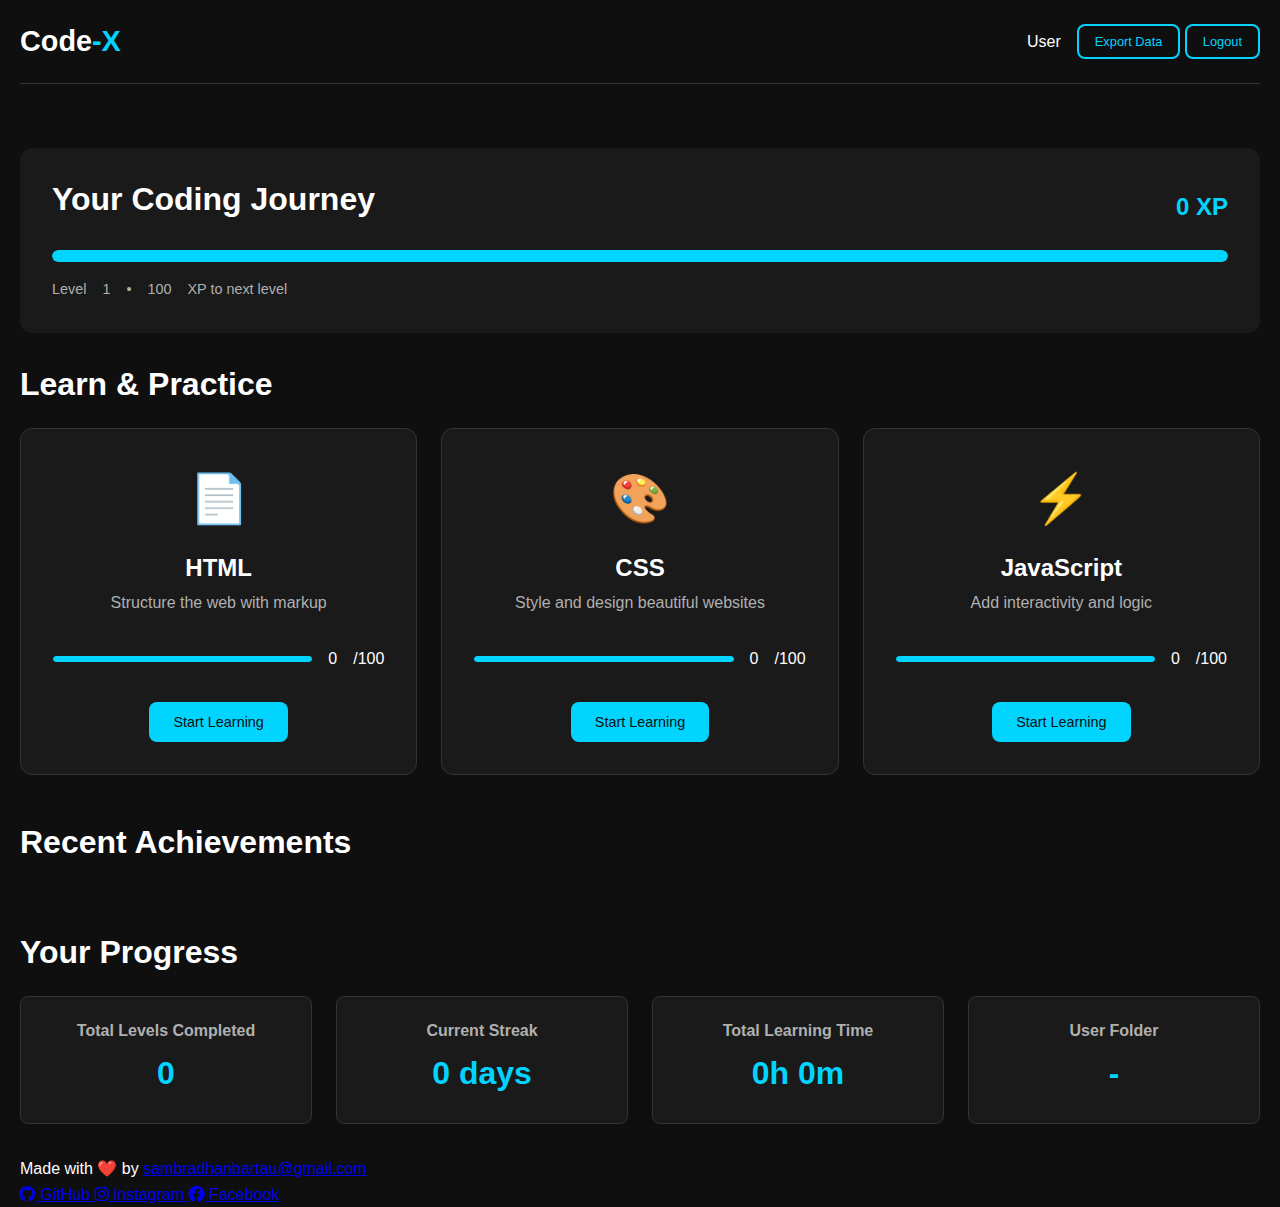
<file: code-x/Code-X.html>
<!DOCTYPE html>
<html lang="en">
<head>
    <meta charset="UTF-8">
    <meta name="viewport" content="width=device-width, initial-scale=1.0">
    <title>Dashboard - Code-X</title>
    <link rel="stylesheet" href="assets/css/style.css">
    <link rel="stylesheet" href="https://cdnjs.cloudflare.com/ajax/libs/font-awesome/6.4.0/css/all.min.css">
    
</head>
<body>
    <div class="container">
        <nav class="navbar">
            <div class="nav-brand">
                <h1>Code<span class="accent">-X</span></h1>
            </div>
            <div class="nav-user">
                <span id="userName">User</span>
                <div class="user-actions">
                    <button id="exportData" class="btn btn-outline btn-small">Export Data</button>
                    <button id="logoutBtn" class="btn btn-outline btn-small">Logout</button>
                </div>
            </div>
        </nav>

        <main class="dashboard-main">
            <!-- Continue Progress Section -->
            <section class="continue-dashboard-section" id="continueDashboardSection" style="display: none;">
                <div class="continue-dashboard-card">
                    <h3>Continue Where You Left Off</h3>
                    <div id="continueOptions" class="continue-options">
                        <!-- Continue options will be populated here -->
                    </div>
                </div>
            </section>

            <!-- XP Progress -->
            <section class="xp-section">
                <div class="xp-header">
                    <h2>Your Coding Journey</h2>
                    <div class="xp-display">
                        <span id="currentXP">0</span> XP
                    </div>
                </div>
                <div class="progress-bar">
                    <div class="progress-fill" id="xpProgress"></div>
                </div>
                <div class="level-info">
                    Level <span id="currentLevel">1</span> • <span id="xpToNext">100</span> XP to next level
                </div>
            </section>

            <!-- Language Modules -->
            <section class="modules-section">
                <h2>Learn & Practice</h2>
                <div class="modules-grid">
                    <div class="module-card html-module">
                        <div class="module-icon">📄</div>
                        <h3>HTML</h3>
                        <p>Structure the web with markup</p>
                        <div class="module-progress">
                            <div class="progress-bar small">
                                <div class="progress-fill" id="htmlProgress"></div>
                            </div>
                            <span id="htmlCompleted">0</span>/100
                        </div>
                        <button class="btn btn-primary" onclick="startModule('html')">Start Learning</button>
                    </div>

                    <div class="module-card css-module">
                        <div class="module-icon">🎨</div>
                        <h3>CSS</h3>
                        <p>Style and design beautiful websites</p>
                        <div class="module-progress">
                            <div class="progress-bar small">
                                <div class="progress-fill" id="cssProgress"></div>
                            </div>
                            <span id="cssCompleted">0</span>/100
                        </div>
                        <button class="btn btn-primary" onclick="startModule('css')">Start Learning</button>
                    </div>

                    <div class="module-card js-module">
                        <div class="module-icon">⚡</div>
                        <h3>JavaScript</h3>
                        <p>Add interactivity and logic</p>
                        <div class="module-progress">
                            <div class="progress-bar small">
                                <div class="progress-fill" id="jsProgress"></div>
                            </div>
                            <span id="jsCompleted">0</span>/100
                        </div>
                        <button class="btn btn-primary" onclick="startModule('js')">Start Learning</button>
                    </div>
                </div>
            </section>

            <!-- Achievements -->
            <section class="achievements-section">
                <h2>Recent Achievements</h2>
                <div class="achievements-grid" id="achievementsGrid">
                    <!-- Achievements will be loaded here -->
                </div>
            </section>

            <!-- Quick Stats -->
            <section class="stats-section">
                <h2>Your Progress</h2>
                <div class="stats-grid">
                    <div class="stat-card">
                        <h3>Total Levels Completed</h3>
                        <div class="stat-number" id="totalCompleted">0</div>
                    </div>
                    <div class="stat-card">
                        <h3>Current Streak</h3>
                        <div class="stat-number" id="currentStreak">0 days</div>
                    </div>
                    <div class="stat-card">
                        <h3>Total Learning Time</h3>
                        <div class="stat-number" id="totalTime">0h 0m</div>
                    </div>
                    <div class="stat-card">
                        <h3>User Folder</h3>
                        <div class="stat-number" id="userFolder">-</div>
                    </div>
                </div>
            </section>
        </main>

        <!-- Footer -->
        <footer class="main-footer">
            <div class="footer-content">
                <div class="footer-info">
                    <p>Made with ❤️ by <a href="mailto:sambradhanbartau@gmail.com">sambradhanbartau@gmail.com</a></p>
                </div>
                <div class="social-links">
                    <a href="https://github.com" target="_blank" class="social-link">
                        <i class="fab fa-github"></i>
                        GitHub
                    </a>
                    <a href="https://instagram.com" target="_blank" class="social-link">
                        <i class="fab fa-instagram"></i>
                        Instagram
                    </a>
                    <a href="https://facebook.com" target="_blank" class="social-link">
                        <i class="fab fa-facebook"></i>
                        Facebook
                    </a>
                </div>
            </div>
        </footer>
    </div>

    <script src="assets/js/progress.js"></script>
    <script src="assets/js/html-levels.js"></script>
    <script src="assets/js/css-levels.js"></script>
    <script src="assets/js/js-levels.js"></script>
    <script>
        function startModule(language) {
            window.location.href = `${language}-level.html`;
        }

        function getLastActiveLevel(language) {
            const progress = getProgress();
            const completed = progress.completedLevels[language];
            
            if (completed.length === 0) return 1;
            
            // Find the highest completed level
            const maxCompleted = Math.max(...completed);
            
            // Return next level if not all are completed, otherwise return the last level
            return maxCompleted < 100 ? maxCompleted + 1 : 100;
        }

        function showContinueOptions() {
            const progress = getProgress();
            const continueSection = document.getElementById('continueDashboardSection');
            const continueOptions = document.getElementById('continueOptions');
            
            const hasProgress = progress.completedLevels.html.length > 0 || 
                              progress.completedLevels.css.length > 0 || 
                              progress.completedLevels.js.length > 0;
            
            if (hasProgress) {
                continueSection.style.display = 'block';
                
                let optionsHTML = '';
                
                // HTML Continue Option
                if (progress.completedLevels.html.length > 0) {
                    const nextLevel = getLastActiveLevel('html');
                    optionsHTML += `
                        <div class="continue-option">
                            <div class="continue-info">
                                <h4>HTML</h4>
                                <p>Continue from Level ${nextLevel}</p>
                                <span class="progress-badge">${progress.completedLevels.html.length}/100 completed</span>
                            </div>
                            <button class="btn btn-primary" onclick="continueLearning('html', ${nextLevel})">Continue</button>
                        </div>
                    `;
                }
                
                // CSS Continue Option
                if (progress.completedLevels.css.length > 0) {
                    const nextLevel = getLastActiveLevel('css');
                    optionsHTML += `
                        <div class="continue-option">
                            <div class="continue-info">
                                <h4>CSS</h4>
                                <p>Continue from Level ${nextLevel}</p>
                                <span class="progress-badge">${progress.completedLevels.css.length}/100 completed</span>
                            </div>
                            <button class="btn btn-primary" onclick="continueLearning('css', ${nextLevel})">Continue</button>
                        </div>
                    `;
                }
                
                // JavaScript Continue Option
                if (progress.completedLevels.js.length > 0) {
                    const nextLevel = getLastActiveLevel('js');
                    optionsHTML += `
                        <div class="continue-option">
                            <div class="continue-info">
                                <h4>JavaScript</h4>
                                <p>Continue from Level ${nextLevel}</p>
                                <span class="progress-badge">${progress.completedLevels.js.length}/100 completed</span>
                            </div>
                            <button class="btn btn-primary" onclick="continueLearning('js', ${nextLevel})">Continue</button>
                        </div>
                    `;
                }
                
                continueOptions.innerHTML = optionsHTML;
            } else {
                continueSection.style.display = 'none';
            }
        }

        function continueLearning(language, level) {
            // Save the target level to localStorage for the level page to use
            localStorage.setItem(`codex-continue-${language}`, level.toString());
            window.location.href = `${language}-level.html`;
        }

        function updateDashboard() {
            const progress = getProgress();
            const user = progressTracker.getCurrentUser();
            
            // Update user info
            document.getElementById('userName').textContent = user?.name || 'Coder';
            
            // Update XP and level
            document.getElementById('currentXP').textContent = progress.totalXP;
            document.getElementById('currentLevel').textContent = progress.level;
            document.getElementById('xpToNext').textContent = progress.xpToNextLevel;
            document.getElementById('xpProgress').style.width = `${progress.xpPercentage}%`;
            
            // Update module progress
            const htmlCompleted = progress.completedLevels.html.length;
            const cssCompleted = progress.completedLevels.css.length;
            const jsCompleted = progress.completedLevels.js.length;
            
            document.getElementById('htmlCompleted').textContent = htmlCompleted;
            document.getElementById('cssCompleted').textContent = cssCompleted;
            document.getElementById('jsCompleted').textContent = jsCompleted;
            
            document.getElementById('htmlProgress').style.width = `${(htmlCompleted / 100) * 100}%`;
            document.getElementById('cssProgress').style.width = `${(cssCompleted / 100) * 100}%`;
            document.getElementById('jsProgress').style.width = `${(jsCompleted / 100) * 100}%`;
            
            // Update stats
            document.getElementById('totalCompleted').textContent = htmlCompleted + cssCompleted + jsCompleted;
            document.getElementById('currentStreak').textContent = `${progress.currentStreak} days`;
            document.getElementById('totalTime').textContent = `${Math.floor(progress.totalTime / 60)}h ${progress.totalTime % 60}m`;
            document.getElementById('userFolder').textContent = progress.userFolder ? 'Active' : 'Not Set';
            
            // Show continue options
            showContinueOptions();
            
            // Load achievements
            loadAchievements();
        }

        function loadAchievements() {
            const progress = getProgress();
            const userAchievements = progressTracker.getUserAchievements();
            const achievementsGrid = document.getElementById('achievementsGrid');
            achievementsGrid.innerHTML = '';
            
            const allAchievements = progressTracker.getAchievements();
            const unlocked = allAchievements.filter(achievement => 
                userAchievements.includes(achievement.id)
            ).slice(0, 6); // Show only 6 recent
            
            unlocked.forEach(achievement => {
                const achievementEl = document.createElement('div');
                achievementEl.className = 'achievement-card unlocked';
                achievementEl.innerHTML = `
                    <div class="achievement-icon">${achievement.icon}</div>
                    <div class="achievement-info">
                        <h4>${achievement.name}</h4>
                        <p>${achievement.description}</p>
                        <span class="achievement-xp">+${achievement.xp} XP</span>
                    </div>
                `;
                achievementsGrid.appendChild(achievementEl);
            });
            
            if (unlocked.length === 0) {
                achievementsGrid.innerHTML = '<p class="no-achievements">Complete levels to unlock achievements!</p>';
            }
        }

        // Export data functionality
        document.getElementById('exportData').addEventListener('click', () => {
            const data = exportUserData();
            if (data) {
                const blob = new Blob([JSON.stringify(data, null, 2)], { type: 'application/json' });
                const url = URL.createObjectURL(blob);
                const a = document.createElement('a');
                a.href = url;
                a.download = `codex-backup-${data.user.id}-${new Date().toISOString().split('T')[0]}.json`;
                document.body.appendChild(a);
                a.click();
                document.body.removeChild(a);
                URL.revokeObjectURL(url);
            }
        });

        // Logout functionality
        document.getElementById('logoutBtn').addEventListener('click', () => {
            localStorage.removeItem('codex-current-user');
            window.location.href = 'code-landing.html';
        });

        // Check authentication
        window.addEventListener('load', () => {
            const user = progressTracker.getCurrentUser();
            if (!user) {
                window.location.href = 'code-landing.html';
                return;
            }
            
            updateDashboard();
        });
    </script>
</body>
</html>
</file>
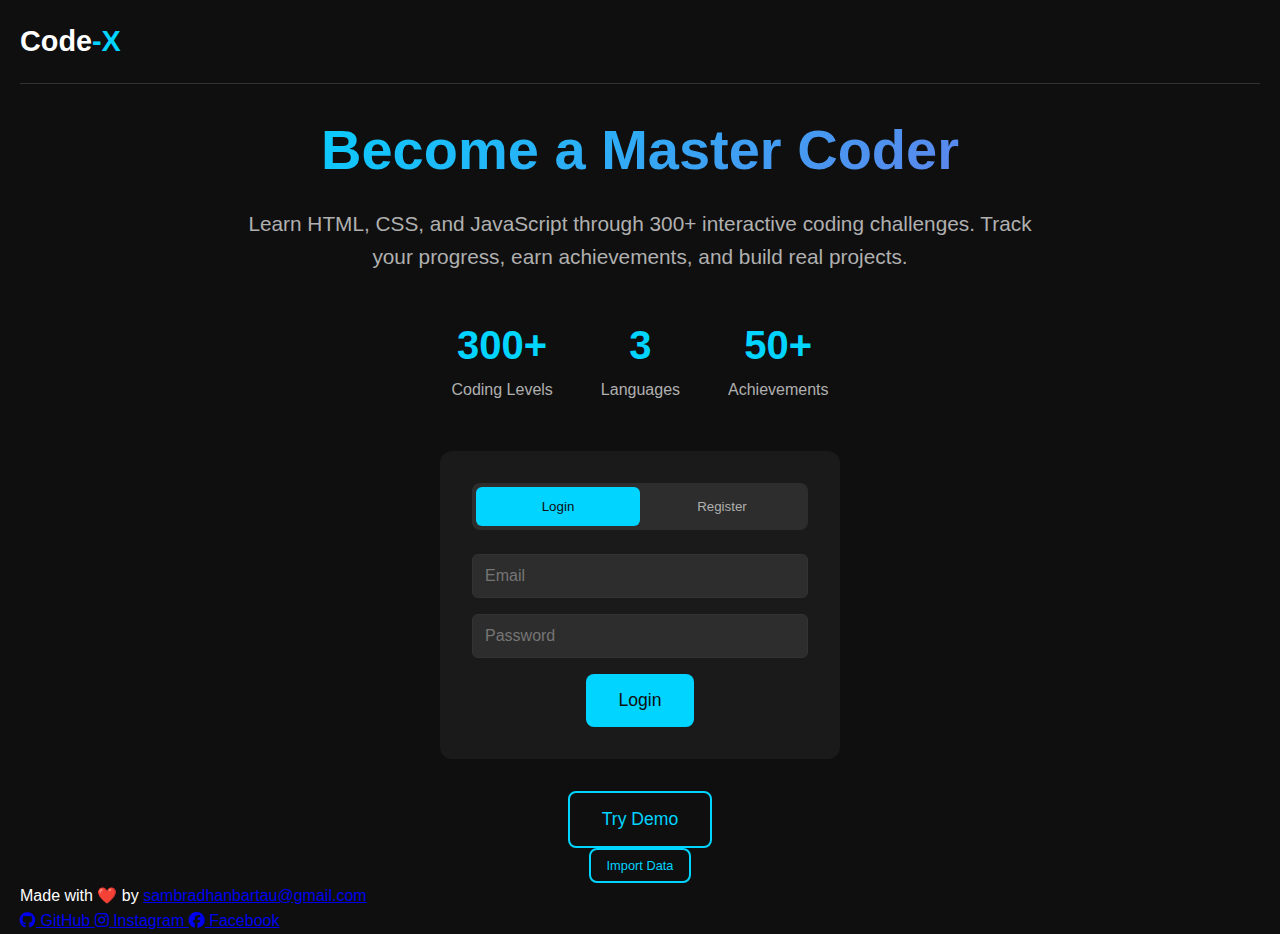
<file: code-x/css-level.html>
<!DOCTYPE html>
<html lang="en">
<head>
    <meta charset="UTF-8">
    <meta name="viewport" content="width=device-width, initial-scale=1.0">
    <title>CSS Levels - Code-X</title>
    <link rel="stylesheet" href="assets/css/style.css">
</head>
<body>
    <div class="container">
        <nav class="navbar">
            <div class="nav-brand">
                <a href="Code-X.html" class="back-button">← Back</a>
                <h1>CSS <span class="accent">Levels</span></h1>
            </div>
            <div class="nav-user">
                <span id="userName">User</span>
                <div class="level-xp">
                    Level <span id="currentLevel">1</span> • <span id="currentXP">0</span> XP
                </div>
            </div>
        </nav>

        <main class="level-main">
            <div class="level-container">
                <!-- Level Selector -->
                <div class="level-sidebar">
                    <h3>Levels</h3>
                    <div class="levels-grid" id="levelsGrid">
                        <!-- Levels will be populated by JavaScript -->
                    </div>
                </div>

                <!-- Level Content -->
                <div class="level-content">
                    <div class="level-header">
                        <h2 id="levelTitle">Select a Level</h2>
                        <div class="level-info">
                            <span class="level-number" id="levelNumber">-</span>
                            <span class="level-xp-badge" id="levelXp">0 XP</span>
                        </div>
                    </div>

                    <div class="level-instructions" id="levelInstructions">
                        <p>Select a level from the sidebar to begin your CSS learning journey!</p>
                    </div>

                    <div class="coding-area">
                        <div class="code-editor">
                            <div class="editor-header">
                                <span>CSS</span>
                                <div class="editor-actions">
                                    <button id="runCode" class="btn btn-primary btn-small">Run Code</button>
                                    <button id="resetCode" class="btn btn-outline btn-small">Reset</button>
                                </div>
                            </div>
                            <textarea id="cssCode" class="code-textarea" placeholder="Write your CSS code here..."></textarea>
                        </div>

                        <div class="code-preview">
                            <div class="preview-header">
                                <span>Preview</span>
                            </div>
                            <iframe id="previewFrame" class="preview-frame"></iframe>
                        </div>
                    </div>

                    <div class="level-actions">
                        <button id="checkSolution" class="btn btn-primary" disabled>Check Solution</button>
                        <button id="nextLevel" class="btn btn-outline" disabled>Next Level</button>
                    </div>
                </div>
            </div>
        </main>
    </div>

    <script src="assets/js/progress.js"></script>
    <script src="assets/js/css-levels.js"></script>
    <script>
        let currentLevel = 1;
        let cssLevels = [];

        function loadLevels() {
            cssLevels = getCssLevels();
            const levelsGrid = document.getElementById('levelsGrid');
            const progress = getProgress();
            
            levelsGrid.innerHTML = '';
            
            for (let i = 1; i <= 100; i++) {
                const level = cssLevels[i - 1];
                const isCompleted = progress.completedLevels.css.includes(i);
                const isUnlocked = i === 1 || progress.completedLevels.css.includes(i - 1);
                
                const levelEl = document.createElement('div');
                levelEl.className = `level-item ${isCompleted ? 'completed' : ''} ${!isUnlocked ? 'locked' : ''} ${i === currentLevel ? 'active' : ''}`;
                levelEl.innerHTML = `
                    <span class="level-item-number">${i}</span>
                    ${isCompleted ? '<span class="level-check">✓</span>' : ''}
                `;
                
                if (isUnlocked) {
                    levelEl.addEventListener('click', () => loadLevelContent(i));
                }
                
                levelsGrid.appendChild(levelEl);
            }
        }

        function loadLevelContent(levelNumber) {
            currentLevel = levelNumber;
            const level = cssLevels[levelNumber - 1];
            const progress = getProgress();
            
            // Update UI
            document.getElementById('levelTitle').textContent = level.title;
            document.getElementById('levelNumber').textContent = `Level ${levelNumber}`;
            document.getElementById('levelXp').textContent = `${level.xp} XP`;
            document.getElementById('levelInstructions').innerHTML = level.instructions;
            
            // Set starter code
            document.getElementById('cssCode').value = level.starterCode;
            
            // Update level items
            document.querySelectorAll('.level-item').forEach(item => {
                item.classList.remove('active');
            });
            document.querySelector(`.level-item:nth-child(${levelNumber})`).classList.add('active');
            
            // Enable buttons
            document.getElementById('checkSolution').disabled = false;
            document.getElementById('nextLevel').disabled = !progress.completedLevels.css.includes(levelNumber);
            
            // Run initial code
            runCode();
        }

        function runCode() {
            const cssCode = document.getElementById('cssCode').value;
            const previewFrame = document.getElementById('previewFrame');
            const iframeDoc = previewFrame.contentDocument || previewFrame.contentWindow.document;
            
            iframeDoc.open();
            iframeDoc.write(`
                <!DOCTYPE html>
                <html>
                <head>
                    <style>
                        ${cssCode}
                    </style>
                </head>
                <body>
                    ${cssLevels[currentLevel - 1].htmlStructure || '<div class="container"><h1>CSS Preview</h1><p>Style this content using CSS!</p></div>'}
                </body>
                </html>
            `);
            iframeDoc.close();
        }

        function checkSolution() {
            const userCode = document.getElementById('cssCode').value;
            const level = cssLevels[currentLevel - 1];
            const progress = getProgress();
            
            // Simple validation
            let passed = true;
            
            // Check for required CSS properties
            if (level.requiredProperties) {
                level.requiredProperties.forEach(prop => {
                    if (!userCode.includes(prop)) {
                        passed = false;
                    }
                });
            }
            
            if (passed) {
                // Level completed!
                if (!progress.completedLevels.css.includes(currentLevel)) {
                    progress.completedLevels.css.push(currentLevel);
                    progress.totalXP += level.xp;
                    progress.totalTime += 5;
                    
                    // Update streak
                    const today = new Date().toDateString();
                    if (progress.lastCompleted !== today) {
                        progress.currentStreak++;
                        progress.lastCompleted = today;
                    }
                    
                    saveProgress(progress);
                    updateAchievements();
                    
                    alert(`🎉 Level ${currentLevel} completed! +${level.xp} XP`);
                }
                
                document.getElementById('nextLevel').disabled = false;
                loadLevels();
            } else {
                alert('❌ Not quite right. Check the requirements and try again!');
            }
        }

        function nextLevel() {
            if (currentLevel < 100) {
                loadLevelContent(currentLevel + 1);
            }
        }

        // Event listeners
        document.getElementById('runCode').addEventListener('click', runCode);
        document.getElementById('resetCode').addEventListener('click', () => {
            document.getElementById('cssCode').value = cssLevels[currentLevel - 1].starterCode;
            runCode();
        });
        document.getElementById('checkSolution').addEventListener('click', checkSolution);
        document.getElementById('nextLevel').addEventListener('click', nextLevel);

        // Initialize
        window.addEventListener('load', () => {
            const user = JSON.parse(localStorage.getItem('codex-user'));
            if (!user) {
                window.location.href = 'code-landing.html';
                return;
            }
            
            document.getElementById('userName').textContent = user.name;
            
            const progress = getProgress();
            document.getElementById('currentLevel').textContent = progress.level;
            document.getElementById('currentXP').textContent = progress.totalXP;
            
            loadLevels();
            loadLevelContent(1);
        });
    </script>
</body>
</html>
</file>
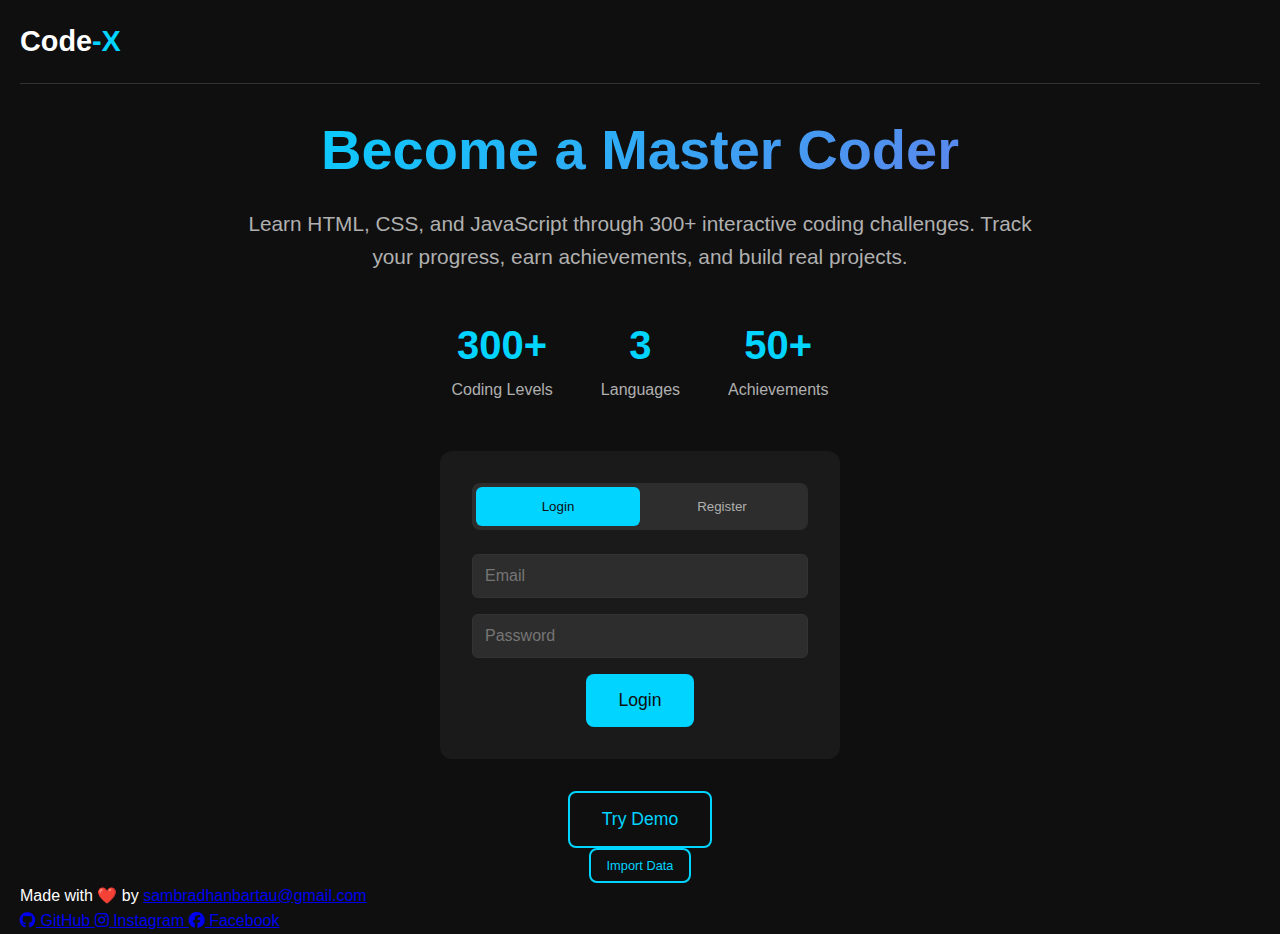
<file: code-x/html-level.html>
<!DOCTYPE html>
<html lang="en">
<head>
    <meta charset="UTF-8">
    <meta name="viewport" content="width=device-width, initial-scale=1.0">
    <title>HTML Levels - Code-X</title>
    <link rel="stylesheet" href="assets/css/style.css">
</head>
<body>
    <div class="container">
        <nav class="navbar">
            <div class="nav-brand">
                <a href="Code-X.html" class="back-button">← Back</a>
                <h1>HTML <span class="accent">Levels</span></h1>
            </div>
            <div class="nav-user">
                <span id="userName">User</span>
                <div class="level-xp">
                    Level <span id="currentLevel">1</span> • <span id="currentXP">0</span> XP
                </div>
            </div>
        </nav>

        <main class="level-main">
            <div class="level-container">
                <!-- Level Selector -->
                <div class="level-sidebar">
                    <h3>Levels</h3>
                    <div class="levels-grid" id="levelsGrid">
                        <!-- Levels will be populated by JavaScript -->
                    </div>
                </div>

                <!-- Level Content -->
                <div class="level-content">
                    <div class="level-header">
                        <h2 id="levelTitle">Select a Level</h2>
                        <div class="level-info">
                            <span class="level-number" id="levelNumber">-</span>
                            <span class="level-xp-badge" id="levelXp">0 XP</span>
                        </div>
                    </div>

                    <div class="level-instructions" id="levelInstructions">
                        <p>Select a level from the sidebar to begin your HTML learning journey!</p>
                    </div>

                    <div class="coding-area">
                        <div class="code-editor">
                            <div class="editor-header">
                                <span>HTML</span>
                                <div class="editor-actions">
                                    <button id="runCode" class="btn btn-primary btn-small">Run Code</button>
                                    <button id="resetCode" class="btn btn-outline btn-small">Reset</button>
                                </div>
                            </div>
                            <textarea id="htmlCode" class="code-textarea" placeholder="Write your HTML code here..."></textarea>
                        </div>

                        <div class="code-preview">
                            <div class="preview-header">
                                <span>Preview</span>
                            </div>
                            <iframe id="previewFrame" class="preview-frame"></iframe>
                        </div>
                    </div>

                    <div class="level-actions">
                        <button id="checkSolution" class="btn btn-primary" disabled>Check Solution</button>
                        <button id="nextLevel" class="btn btn-outline" disabled>Next Level</button>
                    </div>
                </div>
            </div>
        </main>
    </div>

    <script src="assets/js/progress.js"></script>
    <script src="assets/js/html-levels.js"></script>
    <script>
        let currentLevel = 1;
        let htmlLevels = [];

        function loadLevels() {
            htmlLevels = getHtmlLevels();
            const levelsGrid = document.getElementById('levelsGrid');
            const progress = getProgress();
            
            levelsGrid.innerHTML = '';
            
            for (let i = 1; i <= 100; i++) {
                const level = htmlLevels[i - 1];
                const isCompleted = progress.completedLevels.html.includes(i);
                const isUnlocked = i === 1 || progress.completedLevels.html.includes(i - 1);
                
                const levelEl = document.createElement('div');
                levelEl.className = `level-item ${isCompleted ? 'completed' : ''} ${!isUnlocked ? 'locked' : ''} ${i === currentLevel ? 'active' : ''}`;
                levelEl.innerHTML = `
                    <span class="level-item-number">${i}</span>
                    ${isCompleted ? '<span class="level-check">✓</span>' : ''}
                `;
                
                if (isUnlocked) {
                    levelEl.addEventListener('click', () => loadLevelContent(i));
                }
                
                levelsGrid.appendChild(levelEl);
            }
        }

        function loadLevelContent(levelNumber) {
            currentLevel = levelNumber;
            const level = htmlLevels[levelNumber - 1];
            const progress = getProgress();
            
            // Update UI
            document.getElementById('levelTitle').textContent = level.title;
            document.getElementById('levelNumber').textContent = `Level ${levelNumber}`;
            document.getElementById('levelXp').textContent = `${level.xp} XP`;
            document.getElementById('levelInstructions').innerHTML = level.instructions;
            
            // Set starter code
            document.getElementById('htmlCode').value = level.starterCode;
            
            // Update level items
            document.querySelectorAll('.level-item').forEach(item => {
                item.classList.remove('active');
            });
            document.querySelector(`.level-item:nth-child(${levelNumber})`).classList.add('active');
            
            // Enable buttons
            document.getElementById('checkSolution').disabled = false;
            document.getElementById('nextLevel').disabled = !progress.completedLevels.html.includes(levelNumber);
            
            // Run initial code
            runCode();
        }

        function runCode() {
            const code = document.getElementById('htmlCode').value;
            const previewFrame = document.getElementById('previewFrame');
            const iframeDoc = previewFrame.contentDocument || previewFrame.contentWindow.document;
            
            iframeDoc.open();
            iframeDoc.write(`
                <!DOCTYPE html>
                <html>
                <head>
                    <style>
                        body { 
                            font-family: Arial, sans-serif; 
                            padding: 20px;
                            background: #1a1a1a;
                            color: white;
                        }
                    </style>
                </head>
                <body>${code}</body>
                </html>
            `);
            iframeDoc.close();
        }

        function checkSolution() {
            const userCode = document.getElementById('htmlCode').value;
            const level = htmlLevels[currentLevel - 1];
            const progress = getProgress();
            
            // Simple validation - in real app, this would be more sophisticated
            let passed = true;
            
            // Check for required elements
            if (level.requiredTags) {
                level.requiredTags.forEach(tag => {
                    if (!userCode.includes(`<${tag}`) && !userCode.includes(`<${tag}>`)) {
                        passed = false;
                    }
                });
            }
            
            if (passed) {
                // Level completed!
                if (!progress.completedLevels.html.includes(currentLevel)) {
                    progress.completedLevels.html.push(currentLevel);
                    progress.totalXP += level.xp;
                    progress.totalTime += 5; // 5 minutes per level
                    
                    // Update streak
                    const today = new Date().toDateString();
                    if (progress.lastCompleted !== today) {
                        progress.currentStreak++;
                        progress.lastCompleted = today;
                    }
                    
                    saveProgress(progress);
                    updateAchievements();
                    
                    alert(`🎉 Level ${currentLevel} completed! +${level.xp} XP`);
                }
                
                document.getElementById('nextLevel').disabled = false;
                loadLevels(); // Refresh level completion status
            } else {
                alert('❌ Not quite right. Check the requirements and try again!');
            }
        }

        function nextLevel() {
            if (currentLevel < 100) {
                loadLevelContent(currentLevel + 1);
            }
        }

        // Event listeners
        document.getElementById('runCode').addEventListener('click', runCode);
        document.getElementById('resetCode').addEventListener('click', () => {
            document.getElementById('htmlCode').value = htmlLevels[currentLevel - 1].starterCode;
            runCode();
        });
        document.getElementById('checkSolution').addEventListener('click', checkSolution);
        document.getElementById('nextLevel').addEventListener('click', nextLevel);

        // Initialize
        window.addEventListener('load', () => {
            const user = JSON.parse(localStorage.getItem('codex-user'));
            if (!user) {
                window.location.href = 'code-landing.html';
                return;
            }
            
            // Update user info
            document.getElementById('userName').textContent = user.name;
            
            const progress = getProgress();
            document.getElementById('currentLevel').textContent = progress.level;
            document.getElementById('currentXP').textContent = progress.totalXP;
            
            loadLevels();
            loadLevelContent(1);
        });
    </script>
</body>
</html>
</file>
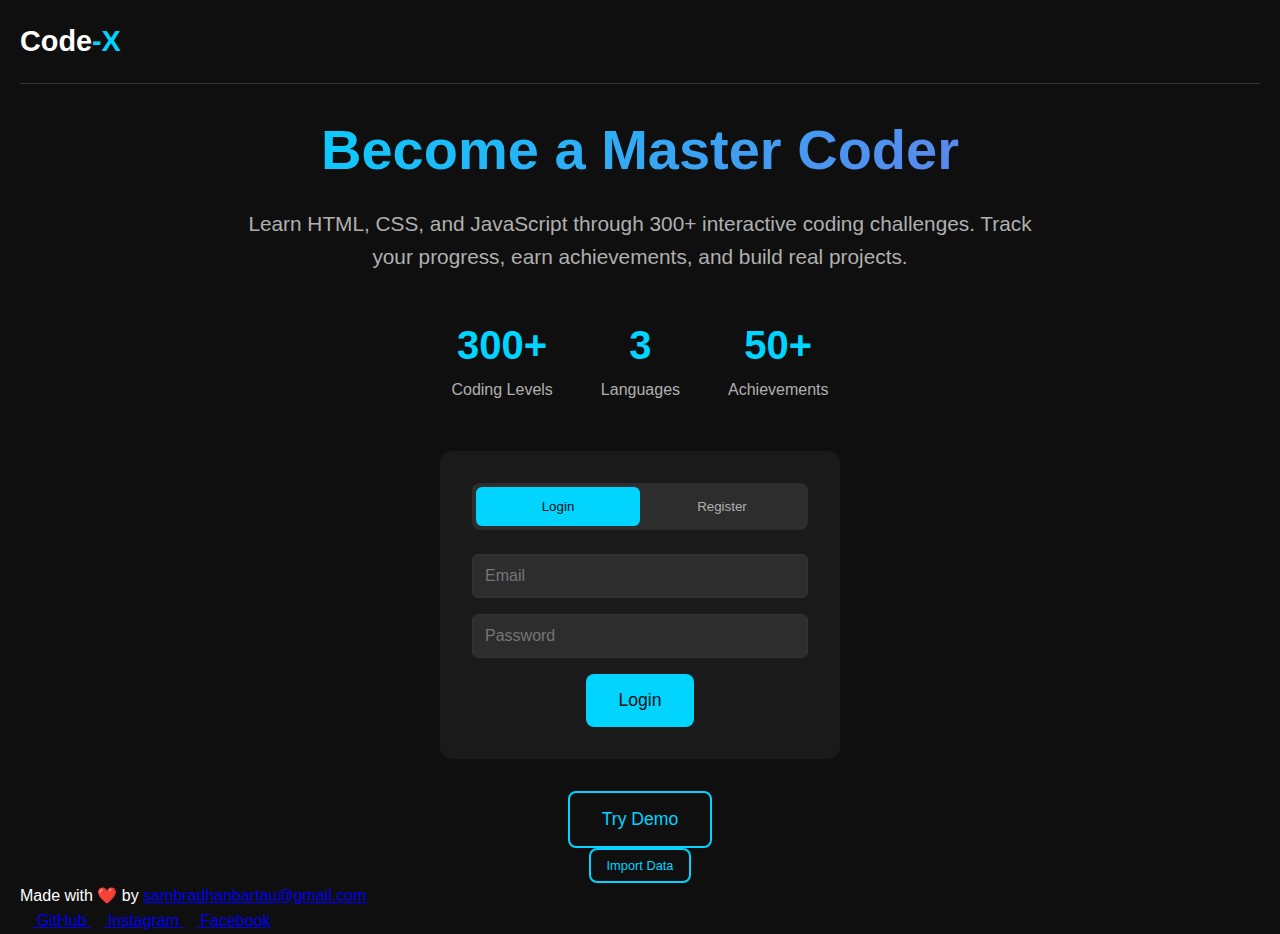
<file: code-x/js-level.html>
<!DOCTYPE html>
<html lang="en">
<head>
    <meta charset="UTF-8">
    <meta name="viewport" content="width=device-width, initial-scale=1.0">
    <title>JavaScript Levels - Code-X</title>
    <link rel="stylesheet" href="assets/css/style.css">
</head>
<body>
    <div class="container">
        <nav class="navbar">
            <div class="nav-brand">
                <a href="Code-X.html" class="back-button">← Back</a>
                <h1>JavaScript <span class="accent">Levels</span></h1>
            </div>
            <div class="nav-user">
                <span id="userName">User</span>
                <div class="level-xp">
                    Level <span id="currentLevel">1</span> • <span id="currentXP">0</span> XP
                </div>
            </div>
        </nav>

        <main class="level-main">
            <div class="level-container">
                <!-- Level Selector -->
                <div class="level-sidebar">
                    <h3>Levels</h3>
                    <div class="levels-grid" id="levelsGrid">
                        <!-- Levels will be populated by JavaScript -->
                    </div>
                </div>

                <!-- Level Content -->
                <div class="level-content">
                    <div class="level-header">
                        <h2 id="levelTitle">Select a Level</h2>
                        <div class="level-info">
                            <span class="level-number" id="levelNumber">-</span>
                            <span class="level-xp-badge" id="levelXp">0 XP</span>
                        </div>
                    </div>

                    <div class="level-instructions" id="levelInstructions">
                        <p>Select a level from the sidebar to begin your JavaScript learning journey!</p>
                    </div>

                    <div class="coding-area">
                        <div class="code-editor">
                            <div class="editor-header">
                                <span>JavaScript</span>
                                <div class="editor-actions">
                                    <button id="runCode" class="btn btn-primary btn-small">Run Code</button>
                                    <button id="resetCode" class="btn btn-outline btn-small">Reset</button>
                                </div>
                            </div>
                            <textarea id="jsCode" class="code-textarea" placeholder="Write your JavaScript code here..."></textarea>
                        </div>

                        <div class="code-output">
                            <div class="output-header">
                                <span>Console Output</span>
                            </div>
                            <div id="consoleOutput" class="console-output"></div>
                        </div>
                    </div>

                    <div class="level-actions">
                        <button id="checkSolution" class="btn btn-primary" disabled>Check Solution</button>
                        <button id="nextLevel" class="btn btn-outline" disabled>Next Level</button>
                    </div>
                </div>
            </div>
        </main>
    </div>

    <script src="assets/js/progress.js"></script>
    <script src="assets/js/js-levels.js"></script>
    <script>
        let currentLevel = 1;
        let jsLevels = [];

        function loadLevels() {
            jsLevels = getJsLevels();
            const levelsGrid = document.getElementById('levelsGrid');
            const progress = getProgress();
            
            levelsGrid.innerHTML = '';
            
            for (let i = 1; i <= 100; i++) {
                const level = jsLevels[i - 1];
                const isCompleted = progress.completedLevels.js.includes(i);
                const isUnlocked = i === 1 || progress.completedLevels.js.includes(i - 1);
                
                const levelEl = document.createElement('div');
                levelEl.className = `level-item ${isCompleted ? 'completed' : ''} ${!isUnlocked ? 'locked' : ''} ${i === currentLevel ? 'active' : ''}`;
                levelEl.innerHTML = `
                    <span class="level-item-number">${i}</span>
                    ${isCompleted ? '<span class="level-check">✓</span>' : ''}
                `;
                
                if (isUnlocked) {
                    levelEl.addEventListener('click', () => loadLevelContent(i));
                }
                
                levelsGrid.appendChild(levelEl);
            }
        }

        function loadLevelContent(levelNumber) {
            currentLevel = levelNumber;
            const level = jsLevels[levelNumber - 1];
            const progress = getProgress();
            
            // Update UI
            document.getElementById('levelTitle').textContent = level.title;
            document.getElementById('levelNumber').textContent = `Level ${levelNumber}`;
            document.getElementById('levelXp').textContent = `${level.xp} XP`;
            document.getElementById('levelInstructions').innerHTML = level.instructions;
            
            // Set starter code
            document.getElementById('jsCode').value = level.starterCode;
            
            // Update level items
            document.querySelectorAll('.level-item').forEach(item => {
                item.classList.remove('active');
            });
            document.querySelector(`.level-item:nth-child(${levelNumber})`).classList.add('active');
            
            // Enable buttons
            document.getElementById('checkSolution').disabled = false;
            document.getElementById('nextLevel').disabled = !progress.completedLevels.js.includes(levelNumber);
            
            // Clear console
            document.getElementById('consoleOutput').innerHTML = '';
        }

        function runCode() {
            const userCode = document.getElementById('jsCode').value;
            const consoleOutput = document.getElementById('consoleOutput');
            
            // Clear previous output
            consoleOutput.innerHTML = '';
            
            // Override console.log to display in our output
            const originalConsoleLog = console.log;
            console.log = function(...args) {
                originalConsoleLog.apply(console, args);
                const outputLine = document.createElement('div');
                outputLine.className = 'console-line';
                outputLine.textContent = args.join(' ');
                consoleOutput.appendChild(outputLine);
            };
            
            try {
                // Execute user code
                eval(userCode);
            } catch (error) {
                const errorLine = document.createElement('div');
                errorLine.className = 'console-line error';
                errorLine.textContent = `Error: ${error.message}`;
                consoleOutput.appendChild(errorLine);
            }
            
            // Restore original console.log
            console.log = originalConsoleLog;
        }

        function checkSolution() {
            const userCode = document.getElementById('jsCode').value;
            const level = jsLevels[currentLevel - 1];
            const progress = getProgress();
            
            // Simple validation - in real app, this would test the function outputs
            let passed = true;
            
            // Check for required syntax/patterns
            if (level.requiredPatterns) {
                level.requiredPatterns.forEach(pattern => {
                    if (!userCode.includes(pattern)) {
                        passed = false;
                    }
                });
            }
            
            if (passed) {
                // Level completed!
                if (!progress.completedLevels.js.includes(currentLevel)) {
                    progress.completedLevels.js.push(currentLevel);
                    progress.totalXP += level.xp;
                    progress.totalTime += 5;
                    
                    // Update streak
                    const today = new Date().toDateString();
                    if (progress.lastCompleted !== today) {
                        progress.currentStreak++;
                        progress.lastCompleted = today;
                    }
                    
                    saveProgress(progress);
                    updateAchievements();
                    
                    alert(`🎉 Level ${currentLevel} completed! +${level.xp} XP`);
                }
                
                document.getElementById('nextLevel').disabled = false;
                loadLevels();
            } else {
                alert('❌ Not quite right. Check the requirements and try again!');
            }
        }

        function nextLevel() {
            if (currentLevel < 100) {
                loadLevelContent(currentLevel + 1);
            }
        }

        // Event listeners
        document.getElementById('runCode').addEventListener('click', runCode);
        document.getElementById('resetCode').addEventListener('click', () => {
            document.getElementById('jsCode').value = jsLevels[currentLevel - 1].starterCode;
            document.getElementById('consoleOutput').innerHTML = '';
        });
        document.getElementById('checkSolution').addEventListener('click', checkSolution);
        document.getElementById('nextLevel').addEventListener('click', nextLevel);

        // Initialize
        window.addEventListener('load', () => {
            const user = JSON.parse(localStorage.getItem('codex-user'));
            if (!user) {
                window.location.href = 'code-landing.html';
                return;
            }
            
            document.getElementById('userName').textContent = user.name;
            
            const progress = getProgress();
            document.getElementById('currentLevel').textContent = progress.level;
            document.getElementById('currentXP').textContent = progress.totalXP;
            
            loadLevels();
            loadLevelContent(1);
        });
    </script>
</body>
</html>
</file>
<file: style.css>
/* Modern Dark Theme */
:root {
    --bg-primary: #0f0f0f;
    --bg-secondary: #1a1a1a;
    --bg-tertiary: #2d2d2d;
    --text-primary: #ffffff;
    --text-secondary: #b0b0b0;
    --text-muted: #888888;
    --accent: #00d4ff;
    --accent-hover: #00b8e6;
    --success: #00ff88;
    --warning: #ffaa00;
    --danger: #ff4444;
    --border: #333333;
    --border-light: #444444;
    --shadow: rgba(0, 0, 0, 0.3);
    --gradient: linear-gradient(135deg, #667eea 0%, #764ba2 100%);
}

* {
    margin: 0;
    padding: 0;
    box-sizing: border-box;
}

body {
    font-family: 'Segoe UI', Tahoma, Geneva, Verdana, sans-serif;
    background-color: var(--bg-primary);
    color: var(--text-primary);
    line-height: 1.6;
    overflow-x: hidden;
}

.container {
    max-width: 1400px;
    margin: 0 auto;
    padding: 0 20px;
}

/* Typography */
h1, h2, h3, h4, h5, h6 {
    font-weight: 600;
    line-height: 1.2;
    margin-bottom: 1rem;
}

h1 {
    font-size: 2.5rem;
}

h2 {
    font-size: 2rem;
}

h3 {
    font-size: 1.5rem;
}

.accent {
    color: var(--accent);
}

/* Navigation */
.navbar {
    display: flex;
    justify-content: space-between;
    align-items: center;
    padding: 1.5rem 0;
    border-bottom: 1px solid var(--border);
    margin-bottom: 2rem;
}

.nav-brand h1 {
    margin: 0;
    font-size: 1.8rem;
}

.nav-user {
    display: flex;
    align-items: center;
    gap: 1rem;
}

.back-button {
    color: var(--text-secondary);
    text-decoration: none;
    margin-right: 1rem;
    transition: color 0.3s;
}

.back-button:hover {
    color: var(--accent);
}

/* Buttons */
.btn {
    padding: 0.75rem 1.5rem;
    border: none;
    border-radius: 8px;
    font-size: 0.9rem;
    font-weight: 500;
    cursor: pointer;
    transition: all 0.3s ease;
    text-decoration: none;
    display: inline-block;
    text-align: center;
}

.btn-primary {
    background: var(--accent);
    color: var(--bg-primary);
}

.btn-primary:hover {
    background: var(--accent-hover);
    transform: translateY(-2px);
    box-shadow: 0 4px 12px rgba(0, 212, 255, 0.3);
}

.btn-outline {
    background: transparent;
    color: var(--accent);
    border: 2px solid var(--accent);
}

.btn-outline:hover {
    background: var(--accent);
    color: var(--bg-primary);
    transform: translateY(-2px);
}

.btn-large {
    padding: 1rem 2rem;
    font-size: 1.1rem;
}

.btn-small {
    padding: 0.5rem 1rem;
    font-size: 0.8rem;
}

/* Landing Page */
.landing-main {
    min-height: 80vh;
    display: flex;
    align-items: center;
}

.hero-section {
    text-align: center;
    max-width: 800px;
    margin: 0 auto;
}

.hero-title {
    font-size: 3.5rem;
    margin-bottom: 1.5rem;
    background: linear-gradient(135deg, var(--accent), #667eea);
    -webkit-background-clip: text;
    -webkit-text-fill-color: transparent;
    background-clip: text;
}

.hero-subtitle {
    font-size: 1.3rem;
    color: var(--text-secondary);
    margin-bottom: 3rem;
}

.hero-stats {
    display: flex;
    justify-content: center;
    gap: 3rem;
    margin: 3rem 0;
}

.stat {
    text-align: center;
}

.stat h3 {
    font-size: 2.5rem;
    color: var(--accent);
    margin-bottom: 0.5rem;
}

.stat p {
    color: var(--text-secondary);
}

/* Auth Forms */
.auth-section {
    background: var(--bg-secondary);
    padding: 2rem;
    border-radius: 12px;
    margin: 2rem 0;
    max-width: 400px;
    margin-left: auto;
    margin-right: auto;
}

.auth-tabs {
    display: flex;
    margin-bottom: 1.5rem;
    background: var(--bg-tertiary);
    border-radius: 8px;
    padding: 4px;
}

.auth-tab {
    flex: 1;
    padding: 0.75rem;
    background: none;
    border: none;
    color: var(--text-secondary);
    cursor: pointer;
    border-radius: 6px;
    transition: all 0.3s;
}

.auth-tab.active {
    background: var(--accent);
    color: var(--bg-primary);
}

.auth-form {
    display: none;
}

.auth-form.active {
    display: block;
}

.form-group {
    margin-bottom: 1rem;
}

.form-group input {
    width: 100%;
    padding: 0.75rem;
    background: var(--bg-tertiary);
    border: 1px solid var(--border);
    border-radius: 6px;
    color: var(--text-primary);
    font-size: 1rem;
}

.form-group input:focus {
    outline: none;
    border-color: var(--accent);
}

/* Dashboard */
.dashboard-main {
    padding: 2rem 0;
}

/* XP Section */
.xp-section {
    background: var(--bg-secondary);
    padding: 2rem;
    border-radius: 12px;
    margin-bottom: 2rem;
}

.xp-header {
    display: flex;
    justify-content: space-between;
    align-items: center;
    margin-bottom: 1rem;
}

.xp-display {
    font-size: 1.5rem;
    font-weight: 600;
    color: var(--accent);
}

.progress-bar {
    width: 100%;
    height: 12px;
    background: var(--bg-tertiary);
    border-radius: 6px;
    overflow: hidden;
    margin: 1rem 0;
}

.progress-bar.small {
    height: 6px;
}

.progress-fill {
    height: 100%;
    background: var(--accent);
    border-radius: 6px;
    transition: width 0.5s ease;
}

.level-info {
    color: var(--text-secondary);
    font-size: 0.9rem;
}

/* Modules Grid */
.modules-section {
    margin-bottom: 3rem;
}

.modules-grid {
    display: grid;
    grid-template-columns: repeat(auto-fit, minmax(300px, 1fr));
    gap: 1.5rem;
    margin-top: 1.5rem;
}

.module-card {
    background: var(--bg-secondary);
    padding: 2rem;
    border-radius: 12px;
    text-align: center;
    transition: transform 0.3s ease, box-shadow 0.3s ease;
    border: 1px solid var(--border);
}

.module-card:hover {
    transform: translateY(-5px);
    box-shadow: 0 10px 30px var(--shadow);
}

.module-icon {
    font-size: 3rem;
    margin-bottom: 1rem;
}

.module-card h3 {
    margin-bottom: 0.5rem;
}

.module-card p {
    color: var(--text-secondary);
    margin-bottom: 1.5rem;
}

.module-progress {
    display: flex;
    align-items: center;
    gap: 1rem;
    margin: 1.5rem 0;
}

/* Achievements */
.achievements-section {
    margin-bottom: 3rem;
}

.achievements-grid {
    display: grid;
    grid-template-columns: repeat(auto-fit, minmax(250px, 1fr));
    gap: 1rem;
    margin-top: 1.5rem;
}

.achievement-card {
    background: var(--bg-secondary);
    padding: 1.5rem;
    border-radius: 8px;
    display: flex;
    align-items: center;
    gap: 1rem;
    border: 1px solid var(--border);
}

.achievement-card.unlocked {
    border-color: var(--accent);
}

.achievement-icon {
    font-size: 2rem;
}

.achievement-info h4 {
    margin-bottom: 0.25rem;
}

.achievement-info p {
    color: var(--text-secondary);
    font-size: 0.9rem;
    margin-bottom: 0.5rem;
}

.achievement-xp {
    color: var(--accent);
    font-weight: 600;
    font-size: 0.8rem;
}

.no-achievements {
    text-align: center;
    color: var(--text-secondary);
    grid-column: 1 / -1;
    padding: 2rem;
}

/* Stats */
.stats-grid {
    display: grid;
    grid-template-columns: repeat(auto-fit, minmax(200px, 1fr));
    gap: 1.5rem;
    margin-top: 1.5rem;
}

.stat-card {
    background: var(--bg-secondary);
    padding: 1.5rem;
    border-radius: 8px;
    text-align: center;
    border: 1px solid var(--border);
}

.stat-card h3 {
    font-size: 1rem;
    color: var(--text-secondary);
    margin-bottom: 0.5rem;
}

.stat-number {
    font-size: 2rem;
    font-weight: 600;
    color: var(--accent);
}

/* Level Pages */
.level-main {
    padding: 2rem 0;
}

.level-container {
    display: grid;
    grid-template-columns: 300px 1fr;
    gap: 2rem;
    height: calc(100vh - 200px);
}

.level-sidebar {
    background: var(--bg-secondary);
    border-radius: 12px;
    padding: 1.5rem;
    overflow-y: auto;
}

.levels-grid {
    display: grid;
    grid-template-columns: repeat(5, 1fr);
    gap: 0.5rem;
    margin-top: 1rem;
}

.level-item {
    aspect-ratio: 1;
    background: var(--bg-tertiary);
    border-radius: 8px;
    display: flex;
    align-items: center;
    justify-content: center;
    cursor: pointer;
    transition: all 0.3s ease;
    position: relative;
    border: 2px solid transparent;
}

.level-item:hover {
    background: var(--border-light);
    transform: scale(1.05);
}

.level-item.active {
    border-color: var(--accent);
    background: var(--accent);
    color: var(--bg-primary);
}

.level-item.completed {
    background: var(--success);
    color: var(--bg-primary);
}

.level-item.locked {
    background: var(--bg-primary);
    cursor: not-allowed;
    opacity: 0.5;
}

.level-check {
    position: absolute;
    top: 2px;
    right: 2px;
    font-size: 0.7rem;
}

.level-content {
    display: flex;
    flex-direction: column;
    gap: 1.5rem;
}

.level-header {
    display: flex;
    justify-content: space-between;
    align-items: center;
}

.level-info {
    display: flex;
    gap: 1rem;
    align-items: center;
}

.level-number {
    background: var(--accent);
    color: var(--bg-primary);
    padding: 0.25rem 0.75rem;
    border-radius: 20px;
    font-size: 0.9rem;
    font-weight: 600;
}

.level-xp-badge {
    background: var(--success);
    color: var(--bg-primary);
    padding: 0.25rem 0.75rem;
    border-radius: 20px;
    font-size: 0.9rem;
    font-weight: 600;
}

.level-instructions {
    background: var(--bg-secondary);
    padding: 1.5rem;
    border-radius: 8px;
    line-height: 1.6;
}

/* Coding Area */
.coding-area {
    display: grid;
    grid-template-columns: 1fr 1fr;
    gap: 1.5rem;
    flex: 1;
    min-height: 400px;
}

.code-editor, .code-preview, .code-output {
    background: var(--bg-secondary);
    border-radius: 8px;
    overflow: hidden;
    display: flex;
    flex-direction: column;
}

.editor-header, .preview-header, .output-header {
    background: var(--bg-tertiary);
    padding: 0.75rem 1rem;
    display: flex;
    justify-content: space-between;
    align-items: center;
    border-bottom: 1px solid var(--border);
}

.code-textarea {
    flex: 1;
    background: var(--bg-tertiary);
    border: none;
    color: var(--text-primary);
    font-family: 'Courier New', monospace;
    font-size: 0.9rem;
    padding: 1rem;
    resize: none;
    outline: none;
    line-height: 1.4;
}

.preview-frame {
    flex: 1;
    border: none;
    background: white;
}

.console-output {
    flex: 1;
    background: var(--bg-tertiary);
    padding: 1rem;
    overflow-y: auto;
    font-family: 'Courier New', monospace;
    font-size: 0.9rem;
}

.console-line {
    margin-bottom: 0.25rem;
}

.console-line.error {
    color: var(--danger);
}

.level-actions {
    display: flex;
    gap: 1rem;
    justify-content: flex-end;
}

/* Responsive Design */
@media (max-width: 1024px) {
    .level-container {
        grid-template-columns: 1fr;
        height: auto;
    }
    
    .level-sidebar {
        order: 2;
    }
    
    .coding-area {
        grid-template-columns: 1fr;
    }
    
    .hero-title {
        font-size: 2.5rem;
    }
    
    .modules-grid {
        grid-template-columns: 1fr;
    }
}

@media (max-width: 768px) {
    .container {
        padding: 0 15px;
    }
    
    .navbar {
        flex-direction: column;
        gap: 1rem;
        text-align: center;
    }
    
    .hero-title {
        font-size: 2rem;
    }
    
    .hero-stats {
        flex-direction: column;
        gap: 1.5rem;
    }
    
    .levels-grid {
        grid-template-columns: repeat(4, 1fr);
    }
    
    .level-header {
        flex-direction: column;
        gap: 1rem;
        align-items: flex-start;
    }
}

/* Animations */
@keyframes fadeIn {
    from {
        opacity: 0;
        transform: translateY(20px);
    }
    to {
        opacity: 1;
        transform: translateY(0);
    }
}

.module-card, .achievement-card, .stat-card {
    animation: fadeIn 0.6s ease;
}

/* Scrollbars */
::-webkit-scrollbar {
    width: 8px;
}

::-webkit-scrollbar-track {
    background: var(--bg-secondary);
}

::-webkit-scrollbar-thumb {
    background: var(--border-light);
    border-radius: 4px;
}

::-webkit-scrollbar-thumb:hover {
    background: var(--accent);
}
/* Add these styles to the existing CSS file */

/* Profile Section */
.profile-section {
    background: var(--bg-secondary);
    padding: 2rem;
    border-radius: 12px;
    margin-bottom: 2rem;
}

.profile-header {
    display: flex;
    justify-content: space-between;
    align-items: center;
}

.profile-info h2 {
    margin-bottom: 0.5rem;
}

.profile-info p {
    color: var(--text-secondary);
    margin: 0;
}

.profile-badges {
    display: flex;
    gap: 1rem;
}

.badge {
    display: flex;
    align-items: center;
    gap: 0.5rem;
    background: var(--bg-tertiary);
    padding: 0.5rem 1rem;
    border-radius: 20px;
    border: 1px solid var(--border);
}

.badge-icon {
    font-size: 1.2rem;
}

.badge-text {
    font-size: 0.9rem;
    font-weight: 500;
}

.user-email {
    color: var(--text-secondary);
    font-size: 0.9rem;
}

/* Current Level in Modules */
.current-level {
    margin: 1rem 0;
    padding: 0.5rem;
    background: var(--bg-tertiary);
    border-radius: 6px;
    text-align: center;
    font-size: 0.9rem;
    color: var(--text-secondary);
}

/* Level Sidebar User Info */
.user-progress-info {
    background: var(--bg-tertiary);
    padding: 1rem;
    border-radius: 8px;
    margin-bottom: 1.5rem;
    font-size: 0.9rem;
}

.user-progress-info p {
    margin: 0.5rem 0;
    color: var(--text-secondary);
}

.user-progress-info strong {
    color: var(--text-primary);
}

/* Current Level Indicator */
.level-current {
    position: absolute;
    top: 2px;
    left: 2px;
    font-size: 0.7rem;
    color: var(--accent);
    font-weight: bold;
}

/* Save Progress Button */
#saveProgress {
    margin-left: auto;
}

/* Achievement Notification Animation */
@keyframes slideInRight {
    from {
        transform: translateX(100%);
        opacity: 0;
    }
    to {
        transform: translateX(0);
        opacity: 1;
    }
}

/* Demo User Warning */
.demo-warning {
    background: var(--warning);
    color: var(--bg-primary);
    padding: 1rem;
    border-radius: 8px;
    margin: 1rem 0;
    text-align: center;
    font-weight: 500;
}

/* Responsive Profile */
@media (max-width: 768px) {
    .profile-header {
        flex-direction: column;
        gap: 1rem;
        text-align: center;
    }
    
    .profile-badges {
        justify-content: center;
    }
    
    .user-progress-info {
        text-align: center;
    }
}
</file>
<file: code-x/assets/css/style.css>
/* Modern Dark Theme */
:root {
    --bg-primary: #0f0f0f;
    --bg-secondary: #1a1a1a;
    --bg-tertiary: #2d2d2d;
    --text-primary: #ffffff;
    --text-secondary: #b0b0b0;
    --text-muted: #888888;
    --accent: #00d4ff;
    --accent-hover: #00b8e6;
    --success: #00ff88;
    --warning: #ffaa00;
    --danger: #ff4444;
    --border: #333333;
    --border-light: #444444;
    --shadow: rgba(0, 0, 0, 0.3);
    --gradient: linear-gradient(135deg, #667eea 0%, #764ba2 100%);
}

* {
    margin: 0;
    padding: 0;
    box-sizing: border-box;
}

body {
    font-family: 'Segoe UI', Tahoma, Geneva, Verdana, sans-serif;
    background-color: var(--bg-primary);
    color: var(--text-primary);
    line-height: 1.6;
    overflow-x: hidden;
}

.container {
    max-width: 1400px;
    margin: 0 auto;
    padding: 0 20px;
}

/* Typography */
h1, h2, h3, h4, h5, h6 {
    font-weight: 600;
    line-height: 1.2;
    margin-bottom: 1rem;
}

h1 {
    font-size: 2.5rem;
}

h2 {
    font-size: 2rem;
}

h3 {
    font-size: 1.5rem;
}

.accent {
    color: var(--accent);
}

/* Navigation */
.navbar {
    display: flex;
    justify-content: space-between;
    align-items: center;
    padding: 1.5rem 0;
    border-bottom: 1px solid var(--border);
    margin-bottom: 2rem;
}

.nav-brand h1 {
    margin: 0;
    font-size: 1.8rem;
}

.nav-user {
    display: flex;
    align-items: center;
    gap: 1rem;
}

.back-button {
    color: var(--text-secondary);
    text-decoration: none;
    margin-right: 1rem;
    transition: color 0.3s;
}

.back-button:hover {
    color: var(--accent);
}

/* Buttons */
.btn {
    padding: 0.75rem 1.5rem;
    border: none;
    border-radius: 8px;
    font-size: 0.9rem;
    font-weight: 500;
    cursor: pointer;
    transition: all 0.3s ease;
    text-decoration: none;
    display: inline-block;
    text-align: center;
}

.btn-primary {
    background: var(--accent);
    color: var(--bg-primary);
}

.btn-primary:hover {
    background: var(--accent-hover);
    transform: translateY(-2px);
    box-shadow: 0 4px 12px rgba(0, 212, 255, 0.3);
}

.btn-outline {
    background: transparent;
    color: var(--accent);
    border: 2px solid var(--accent);
}

.btn-outline:hover {
    background: var(--accent);
    color: var(--bg-primary);
    transform: translateY(-2px);
}

.btn-large {
    padding: 1rem 2rem;
    font-size: 1.1rem;
}

.btn-small {
    padding: 0.5rem 1rem;
    font-size: 0.8rem;
}

/* Landing Page */
.landing-main {
    min-height: 80vh;
    display: flex;
    align-items: center;
}

.hero-section {
    text-align: center;
    max-width: 800px;
    margin: 0 auto;
}

.hero-title {
    font-size: 3.5rem;
    margin-bottom: 1.5rem;
    background: linear-gradient(135deg, var(--accent), #667eea);
    -webkit-background-clip: text;
    -webkit-text-fill-color: transparent;
    background-clip: text;
}

.hero-subtitle {
    font-size: 1.3rem;
    color: var(--text-secondary);
    margin-bottom: 3rem;
}

.hero-stats {
    display: flex;
    justify-content: center;
    gap: 3rem;
    margin: 3rem 0;
}

.stat {
    text-align: center;
}

.stat h3 {
    font-size: 2.5rem;
    color: var(--accent);
    margin-bottom: 0.5rem;
}

.stat p {
    color: var(--text-secondary);
}

/* Auth Forms */
.auth-section {
    background: var(--bg-secondary);
    padding: 2rem;
    border-radius: 12px;
    margin: 2rem 0;
    max-width: 400px;
    margin-left: auto;
    margin-right: auto;
}

.auth-tabs {
    display: flex;
    margin-bottom: 1.5rem;
    background: var(--bg-tertiary);
    border-radius: 8px;
    padding: 4px;
}

.auth-tab {
    flex: 1;
    padding: 0.75rem;
    background: none;
    border: none;
    color: var(--text-secondary);
    cursor: pointer;
    border-radius: 6px;
    transition: all 0.3s;
}

.auth-tab.active {
    background: var(--accent);
    color: var(--bg-primary);
}

.auth-form {
    display: none;
}

.auth-form.active {
    display: block;
}

.form-group {
    margin-bottom: 1rem;
}

.form-group input {
    width: 100%;
    padding: 0.75rem;
    background: var(--bg-tertiary);
    border: 1px solid var(--border);
    border-radius: 6px;
    color: var(--text-primary);
    font-size: 1rem;
}

.form-group input:focus {
    outline: none;
    border-color: var(--accent);
}

/* Dashboard */
.dashboard-main {
    padding: 2rem 0;
}

/* XP Section */
.xp-section {
    background: var(--bg-secondary);
    padding: 2rem;
    border-radius: 12px;
    margin-bottom: 2rem;
}

.xp-header {
    display: flex;
    justify-content: space-between;
    align-items: center;
    margin-bottom: 1rem;
}

.xp-display {
    font-size: 1.5rem;
    font-weight: 600;
    color: var(--accent);
}

.progress-bar {
    width: 100%;
    height: 12px;
    background: var(--bg-tertiary);
    border-radius: 6px;
    overflow: hidden;
    margin: 1rem 0;
}

.progress-bar.small {
    height: 6px;
}

.progress-fill {
    height: 100%;
    background: var(--accent);
    border-radius: 6px;
    transition: width 0.5s ease;
}

.level-info {
    color: var(--text-secondary);
    font-size: 0.9rem;
}

/* Modules Grid */
.modules-section {
    margin-bottom: 3rem;
}

.modules-grid {
    display: grid;
    grid-template-columns: repeat(auto-fit, minmax(300px, 1fr));
    gap: 1.5rem;
    margin-top: 1.5rem;
}

.module-card {
    background: var(--bg-secondary);
    padding: 2rem;
    border-radius: 12px;
    text-align: center;
    transition: transform 0.3s ease, box-shadow 0.3s ease;
    border: 1px solid var(--border);
}

.module-card:hover {
    transform: translateY(-5px);
    box-shadow: 0 10px 30px var(--shadow);
}

.module-icon {
    font-size: 3rem;
    margin-bottom: 1rem;
}

.module-card h3 {
    margin-bottom: 0.5rem;
}

.module-card p {
    color: var(--text-secondary);
    margin-bottom: 1.5rem;
}

.module-progress {
    display: flex;
    align-items: center;
    gap: 1rem;
    margin: 1.5rem 0;
}

/* Achievements */
.achievements-section {
    margin-bottom: 3rem;
}

.achievements-grid {
    display: grid;
    grid-template-columns: repeat(auto-fit, minmax(250px, 1fr));
    gap: 1rem;
    margin-top: 1.5rem;
}

.achievement-card {
    background: var(--bg-secondary);
    padding: 1.5rem;
    border-radius: 8px;
    display: flex;
    align-items: center;
    gap: 1rem;
    border: 1px solid var(--border);
}

.achievement-card.unlocked {
    border-color: var(--accent);
}

.achievement-icon {
    font-size: 2rem;
}

.achievement-info h4 {
    margin-bottom: 0.25rem;
}

.achievement-info p {
    color: var(--text-secondary);
    font-size: 0.9rem;
    margin-bottom: 0.5rem;
}

.achievement-xp {
    color: var(--accent);
    font-weight: 600;
    font-size: 0.8rem;
}

.no-achievements {
    text-align: center;
    color: var(--text-secondary);
    grid-column: 1 / -1;
    padding: 2rem;
}

/* Stats */
.stats-grid {
    display: grid;
    grid-template-columns: repeat(auto-fit, minmax(200px, 1fr));
    gap: 1.5rem;
    margin-top: 1.5rem;
}

.stat-card {
    background: var(--bg-secondary);
    padding: 1.5rem;
    border-radius: 8px;
    text-align: center;
    border: 1px solid var(--border);
}

.stat-card h3 {
    font-size: 1rem;
    color: var(--text-secondary);
    margin-bottom: 0.5rem;
}

.stat-number {
    font-size: 2rem;
    font-weight: 600;
    color: var(--accent);
}

/* Level Pages */
.level-main {
    padding: 2rem 0;
}

.level-container {
    display: grid;
    grid-template-columns: 300px 1fr;
    gap: 2rem;
    height: calc(100vh - 200px);
}

.level-sidebar {
    background: var(--bg-secondary);
    border-radius: 12px;
    padding: 1.5rem;
    overflow-y: auto;
}

.levels-grid {
    display: grid;
    grid-template-columns: repeat(5, 1fr);
    gap: 0.5rem;
    margin-top: 1rem;
}

.level-item {
    aspect-ratio: 1;
    background: var(--bg-tertiary);
    border-radius: 8px;
    display: flex;
    align-items: center;
    justify-content: center;
    cursor: pointer;
    transition: all 0.3s ease;
    position: relative;
    border: 2px solid transparent;
}

.level-item:hover {
    background: var(--border-light);
    transform: scale(1.05);
}

.level-item.active {
    border-color: var(--accent);
    background: var(--accent);
    color: var(--bg-primary);
}

.level-item.completed {
    background: var(--success);
    color: var(--bg-primary);
}

.level-item.locked {
    background: var(--bg-primary);
    cursor: not-allowed;
    opacity: 0.5;
}

.level-check {
    position: absolute;
    top: 2px;
    right: 2px;
    font-size: 0.7rem;
}

.level-content {
    display: flex;
    flex-direction: column;
    gap: 1.5rem;
}

.level-header {
    display: flex;
    justify-content: space-between;
    align-items: center;
}

.level-info {
    display: flex;
    gap: 1rem;
    align-items: center;
}

.level-number {
    background: var(--accent);
    color: var(--bg-primary);
    padding: 0.25rem 0.75rem;
    border-radius: 20px;
    font-size: 0.9rem;
    font-weight: 600;
}

.level-xp-badge {
    background: var(--success);
    color: var(--bg-primary);
    padding: 0.25rem 0.75rem;
    border-radius: 20px;
    font-size: 0.9rem;
    font-weight: 600;
}

.level-instructions {
    background: var(--bg-secondary);
    padding: 1.5rem;
    border-radius: 8px;
    line-height: 1.6;
}

/* Coding Area */
.coding-area {
    display: grid;
    grid-template-columns: 1fr 1fr;
    gap: 1.5rem;
    flex: 1;
    min-height: 400px;
}

.code-editor, .code-preview, .code-output {
    background: var(--bg-secondary);
    border-radius: 8px;
    overflow: hidden;
    display: flex;
    flex-direction: column;
}

.editor-header, .preview-header, .output-header {
    background: var(--bg-tertiary);
    padding: 0.75rem 1rem;
    display: flex;
    justify-content: space-between;
    align-items: center;
    border-bottom: 1px solid var(--border);
}

.code-textarea {
    flex: 1;
    background: var(--bg-tertiary);
    border: none;
    color: var(--text-primary);
    font-family: 'Courier New', monospace;
    font-size: 0.9rem;
    padding: 1rem;
    resize: none;
    outline: none;
    line-height: 1.4;
}

.preview-frame {
    flex: 1;
    border: none;
    background: white;
}

.console-output {
    flex: 1;
    background: var(--bg-tertiary);
    padding: 1rem;
    overflow-y: auto;
    font-family: 'Courier New', monospace;
    font-size: 0.9rem;
}

.console-line {
    margin-bottom: 0.25rem;
}

.console-line.error {
    color: var(--danger);
}

.level-actions {
    display: flex;
    gap: 1rem;
    justify-content: flex-end;
}

/* Responsive Design */
@media (max-width: 1024px) {
    .level-container {
        grid-template-columns: 1fr;
        height: auto;
    }
    
    .level-sidebar {
        order: 2;
    }
    
    .coding-area {
        grid-template-columns: 1fr;
    }
    
    .hero-title {
        font-size: 2.5rem;
    }
    
    .modules-grid {
        grid-template-columns: 1fr;
    }
}

@media (max-width: 768px) {
    .container {
        padding: 0 15px;
    }
    
    .navbar {
        flex-direction: column;
        gap: 1rem;
        text-align: center;
    }
    
    .hero-title {
        font-size: 2rem;
    }
    
    .hero-stats {
        flex-direction: column;
        gap: 1.5rem;
    }
    
    .levels-grid {
        grid-template-columns: repeat(4, 1fr);
    }
    
    .level-header {
        flex-direction: column;
        gap: 1rem;
        align-items: flex-start;
    }
}

/* Animations */
@keyframes fadeIn {
    from {
        opacity: 0;
        transform: translateY(20px);
    }
    to {
        opacity: 1;
        transform: translateY(0);
    }
}

.module-card, .achievement-card, .stat-card {
    animation: fadeIn 0.6s ease;
}

/* Scrollbars */
::-webkit-scrollbar {
    width: 8px;
}

::-webkit-scrollbar-track {
    background: var(--bg-secondary);
}

::-webkit-scrollbar-thumb {
    background: var(--border-light);
    border-radius: 4px;
}

::-webkit-scrollbar-thumb:hover {
    background: var(--accent);
}
/* Add these styles to the existing CSS file */

/* Profile Section */
.profile-section {
    background: var(--bg-secondary);
    padding: 2rem;
    border-radius: 12px;
    margin-bottom: 2rem;
}

.profile-header {
    display: flex;
    justify-content: space-between;
    align-items: center;
}

.profile-info h2 {
    margin-bottom: 0.5rem;
}

.profile-info p {
    color: var(--text-secondary);
    margin: 0;
}

.profile-badges {
    display: flex;
    gap: 1rem;
}

.badge {
    display: flex;
    align-items: center;
    gap: 0.5rem;
    background: var(--bg-tertiary);
    padding: 0.5rem 1rem;
    border-radius: 20px;
    border: 1px solid var(--border);
}

.badge-icon {
    font-size: 1.2rem;
}

.badge-text {
    font-size: 0.9rem;
    font-weight: 500;
}

.user-email {
    color: var(--text-secondary);
    font-size: 0.9rem;
}

/* Current Level in Modules */
.current-level {
    margin: 1rem 0;
    padding: 0.5rem;
    background: var(--bg-tertiary);
    border-radius: 6px;
    text-align: center;
    font-size: 0.9rem;
    color: var(--text-secondary);
}

/* Level Sidebar User Info */
.user-progress-info {
    background: var(--bg-tertiary);
    padding: 1rem;
    border-radius: 8px;
    margin-bottom: 1.5rem;
    font-size: 0.9rem;
}

.user-progress-info p {
    margin: 0.5rem 0;
    color: var(--text-secondary);
}

.user-progress-info strong {
    color: var(--text-primary);
}

/* Current Level Indicator */
.level-current {
    position: absolute;
    top: 2px;
    left: 2px;
    font-size: 0.7rem;
    color: var(--accent);
    font-weight: bold;
}

/* Save Progress Button */
#saveProgress {
    margin-left: auto;
}

/* Achievement Notification Animation */
@keyframes slideInRight {
    from {
        transform: translateX(100%);
        opacity: 0;
    }
    to {
        transform: translateX(0);
        opacity: 1;
    }
}

/* Demo User Warning */
.demo-warning {
    background: var(--warning);
    color: var(--bg-primary);
    padding: 1rem;
    border-radius: 8px;
    margin: 1rem 0;
    text-align: center;
    font-weight: 500;
}

/* Responsive Profile */
@media (max-width: 768px) {
    .profile-header {
        flex-direction: column;
        gap: 1rem;
        text-align: center;
    }
    
    .profile-badges {
        justify-content: center;
    }
    
    .user-progress-info {
        text-align: center;
    }
}
</file>
